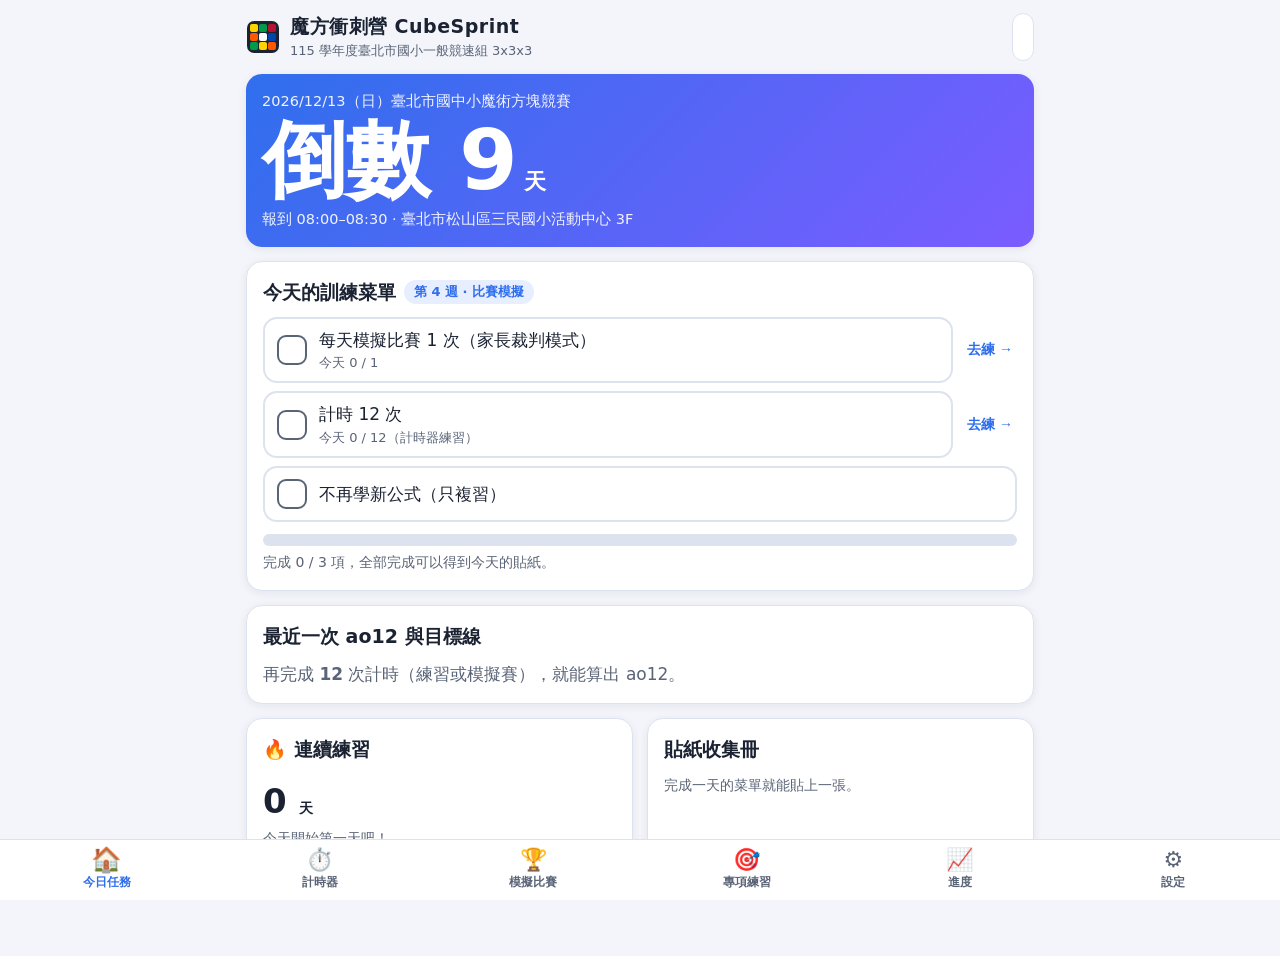
<file: cubesprint/index.html>
<!doctype html>
<html lang="zh-Hant-TW">
<head>
<meta charset="utf-8">
<meta name="viewport" content="width=device-width,initial-scale=1,viewport-fit=cover">
<meta name="theme-color" content="#2f6fed">
<title>魔方衝刺營 CubeSprint</title>
<style>
:root{
  --bg:#f3f5fa;--card:#ffffff;--ink:#1b2333;--muted:#5a6477;--line:#dde3ee;
  --accent:#2f6fed;--accent-ink:#ffffff;--accent-soft:#e7eeff;
  --good:#16884f;--good-soft:#e2f5ea;--warn:#b85f00;--warn-soft:#fff1de;--bad:#c23434;--bad-soft:#fde7e7;
  --gold:#b88a00;--silver:#6f7b8e;--bronze:#a35d22;
  --shadow:0 2px 10px rgba(20,30,60,.07);--radius:16px;color-scheme:light;
}
@media (prefers-color-scheme:dark){
  :root:not([data-theme="light"]){
    --bg:#10141c;--card:#1a202d;--ink:#eef2fa;--muted:#a4aec2;--line:#2c3446;
    --accent:#6d9dff;--accent-ink:#0b1020;--accent-soft:#22304f;
    --good:#45c983;--good-soft:#16332a;--warn:#ffb24d;--warn-soft:#3a2a12;--bad:#ff7d7d;--bad-soft:#3b1e1e;
    --gold:#f0c641;--silver:#b9c3d4;--bronze:#e0a066;--shadow:none;color-scheme:dark;
  }
}
:root[data-theme="dark"]{
  --bg:#10141c;--card:#1a202d;--ink:#eef2fa;--muted:#a4aec2;--line:#2c3446;
  --accent:#6d9dff;--accent-ink:#0b1020;--accent-soft:#22304f;
  --good:#45c983;--good-soft:#16332a;--warn:#ffb24d;--warn-soft:#3a2a12;--bad:#ff7d7d;--bad-soft:#3b1e1e;
  --gold:#f0c641;--silver:#b9c3d4;--bronze:#e0a066;--shadow:none;color-scheme:dark;
}
*{box-sizing:border-box}
html,body{margin:0;padding:0}
body{background:var(--bg);color:var(--ink);font-family:"PingFang TC","Noto Sans TC","Microsoft JhengHei",system-ui,-apple-system,"Segoe UI",sans-serif;font-size:17px;line-height:1.55;overflow-x:hidden;padding-bottom:calc(76px + env(safe-area-inset-bottom));-webkit-tap-highlight-color:transparent}
.num,.mono{font-variant-numeric:tabular-nums}
.mono{font-family:ui-monospace,"SF Mono",Menlo,Consolas,monospace}
header.top{display:flex;align-items:center;gap:10px;padding:12px 16px;max-width:820px;margin:0 auto}
header.top .logo{width:34px;height:34px;flex:none}
header.top h1{font-size:19px;margin:0;font-weight:800;letter-spacing:.5px}
header.top .sub{font-size:13px;color:var(--muted)}
main{max-width:820px;margin:0 auto;padding:0 16px}
.page{display:none}
.page.on{display:block}
h2{font-size:19px;margin:0 0 10px;display:flex;align-items:center;gap:8px;flex-wrap:wrap}
h3{font-size:17px;margin:14px 0 8px}
.card{background:var(--card);border:1px solid var(--line);border-radius:var(--radius);padding:16px;margin:0 0 14px;box-shadow:var(--shadow)}
.muted{color:var(--muted)}
.small{font-size:14px}
.tiny{font-size:12.5px}
.pill{display:inline-block;font-size:13px;font-weight:600;padding:2px 10px;border-radius:999px;background:var(--accent-soft);color:var(--accent)}
.pill.good{background:var(--good-soft);color:var(--good)}
.pill.warn{background:var(--warn-soft);color:var(--warn)}
.grid2{display:grid;grid-template-columns:1fr 1fr;gap:14px}
.grid3{display:grid;grid-template-columns:repeat(3,1fr);gap:10px}
@media (max-width:560px){.grid2{grid-template-columns:1fr}}
.btn{appearance:none;border:1px solid var(--line);background:var(--card);color:var(--ink);font:inherit;font-weight:700;min-height:48px;padding:8px 18px;border-radius:12px;cursor:pointer;display:inline-flex;align-items:center;justify-content:center;gap:6px;text-decoration:none;touch-action:manipulation}
.btn:hover{border-color:var(--accent)}
.btn:focus-visible,.tab:focus-visible,.chk:focus-visible{outline:3px solid var(--accent);outline-offset:2px}
.btn.primary{background:var(--accent);border-color:var(--accent);color:var(--accent-ink)}
.btn.good{background:var(--good);border-color:var(--good);color:#fff}
.btn.danger{background:var(--bad);border-color:var(--bad);color:#fff}
.btn.big{min-height:64px;font-size:20px;padding:10px 24px;width:100%}
.btn.sm{min-height:48px;padding:4px 12px;font-size:15px}
.btn[disabled]{opacity:.45;cursor:not-allowed}
.btn.on{background:var(--accent-soft);border-color:var(--accent);color:var(--accent)}
.row{display:flex;gap:10px;flex-wrap:wrap;align-items:center}
.row > .grow{flex:1}
.stack > * + *{margin-top:10px}
/* nav */
nav.tabs{position:fixed;left:0;right:0;bottom:0;z-index:50;background:var(--card);border-top:1px solid var(--line);display:grid;grid-template-columns:repeat(6,1fr);padding-bottom:env(safe-area-inset-bottom)}
.tab{appearance:none;border:0;background:none;color:var(--muted);font:inherit;font-size:12px;font-weight:700;min-height:60px;display:flex;flex-direction:column;align-items:center;justify-content:center;gap:2px;cursor:pointer;padding:4px 0}
.tab .ic{font-size:22px;line-height:1}
.tab.on{color:var(--accent)}
.tab.on .ic{transform:scale(1.12)}
/* banner */
#banner{max-width:820px;margin:0 auto 10px;padding:0 16px}
#banner .inner{background:var(--warn-soft);color:var(--warn);border:1px solid var(--warn);border-radius:12px;padding:10px 14px;font-weight:700;font-size:15px}
/* home */
.hero{background:linear-gradient(135deg,var(--accent),#7b5cff);color:#fff;border:0}
.hero .days{font-size:clamp(46px,14vw,84px);font-weight:900;line-height:1;margin:6px 0}
.hero .days small{font-size:22px;font-weight:800;margin-left:6px}
.hero .meta{font-size:14.5px;opacity:.92}
.check-list{list-style:none;margin:0;padding:0}
.check-list li + li{margin-top:8px}
.chk{width:100%;display:flex;align-items:center;gap:12px;text-align:left;border:2px solid var(--line);background:var(--card);color:var(--ink);font:inherit;border-radius:14px;min-height:56px;padding:8px 12px;cursor:pointer}
.chk .box{width:30px;height:30px;border-radius:9px;border:2px solid var(--muted);flex:none;display:flex;align-items:center;justify-content:center;font-size:18px}
.chk.done{border-color:var(--good);background:var(--good-soft)}
.chk.done .box{background:var(--good);border-color:var(--good);color:#fff}
.chk .txt{flex:1}
.chk .stk{font-size:26px;animation:pop .45s ease-out}
.chk .prog{font-size:13px;color:var(--muted);display:block}
.go{font-size:14px;font-weight:700;color:var(--accent);background:none;border:0;cursor:pointer;min-height:48px;padding:0 4px;white-space:nowrap;flex:none}
@keyframes pop{0%{transform:scale(.2) rotate(-30deg);opacity:0}70%{transform:scale(1.25) rotate(8deg)}100%{transform:scale(1)}}
.bar{height:12px;border-radius:99px;background:var(--line);overflow:hidden}
.bar > i{display:block;height:100%;background:var(--good);border-radius:99px;transition:width .4s}
.bigsticker{font-size:56px;text-align:center;animation:pop .6s ease-out}
.gap-row{display:flex;align-items:center;gap:10px;padding:8px 0;border-top:1px dashed var(--line)}
.gap-row:first-of-type{border-top:0}
.dot{width:14px;height:14px;border-radius:50%;flex:none}
.c-gold{background:var(--gold)}.c-silver{background:var(--silver)}.c-bronze{background:var(--bronze)}
.stat-big{font-size:34px;font-weight:900}
.stickers{display:flex;flex-wrap:wrap;gap:6px;font-size:28px}
/* timer page */
.scramble{font-size:clamp(19px,4.6vw,26px);font-weight:700;word-spacing:4px;letter-spacing:.5px;line-height:1.5}
.pad{user-select:none;-webkit-user-select:none;touch-action:none;border:2px dashed var(--line);border-radius:20px;min-height:min(40vh,320px);display:flex;flex-direction:column;align-items:center;justify-content:center;text-align:center;padding:16px;cursor:pointer;background:var(--card)}
.pad .t{font-size:clamp(56px,17vw,120px);font-weight:900;line-height:1.05}
.pad .h{color:var(--muted);font-size:15px;margin-top:6px}
.stats{display:grid;grid-template-columns:repeat(3,1fr);gap:8px;margin-top:12px}
.stat{background:var(--bg);border-radius:12px;padding:8px 10px;text-align:center}
.stat .k{font-size:13px;color:var(--muted);font-weight:700}
.stat .v{font-size:22px;font-weight:900}
.solves{list-style:none;margin:0;padding:0}
.solves li{display:flex;align-items:center;gap:6px;padding:6px 0;border-top:1px solid var(--line);flex-wrap:wrap}
.solves li:first-child{border-top:0}
.solves .n{width:34px;color:var(--muted);font-size:14px}
.solves .tm{flex:1;font-size:20px;font-weight:800;min-width:90px}
.solves .btn.sm{min-width:52px}
/* overlay */
#ov{position:fixed;inset:0;z-index:100;background:var(--bg);display:none;flex-direction:column;align-items:center;justify-content:center;user-select:none;-webkit-user-select:none;touch-action:none;padding:16px}
#ov.show{display:flex}
#ov .lab{position:absolute;top:calc(14px + env(safe-area-inset-top));left:16px;right:120px;font-weight:800;color:var(--muted)}
#ov .x{position:absolute;top:calc(8px + env(safe-area-inset-top));right:12px}
#ov .time{font-size:clamp(84px,26vw,240px);font-weight:900;line-height:1}
#ov .hint{margin-top:14px;color:var(--muted);font-size:18px;font-weight:700;text-align:center}
#ov.hold .time{color:var(--bad)}
#ov.ready .time{color:var(--good)}
#ov.insp .time{color:var(--warn)}
#ov.res .time{color:var(--accent)}
/* modal & toast */
#modal{position:fixed;inset:0;z-index:200;background:rgba(10,14,24,.55);display:flex;align-items:center;justify-content:center;padding:16px}
#modal[hidden]{display:none}
.modal-card{background:var(--card);color:var(--ink);border-radius:18px;max-width:520px;width:100%;max-height:88vh;overflow:auto;padding:20px;border:1px solid var(--line)}
#toast{position:fixed;left:50%;top:16px;transform:translateX(-50%);z-index:300;max-width:min(92vw,520px);pointer-events:none}
#toast .t{background:var(--ink);color:var(--bg);font-weight:800;padding:12px 18px;border-radius:14px;margin-bottom:8px;box-shadow:0 6px 20px rgba(0,0,0,.25);animation:pop .35s ease-out;text-align:center}
#confetti{position:fixed;inset:0;pointer-events:none;z-index:250;overflow:hidden}
#confetti i{position:absolute;top:-20px;width:10px;height:16px;border-radius:3px;animation:fall linear forwards}
@keyframes fall{to{transform:translateY(110vh) rotate(720deg)}}
@media (prefers-reduced-motion:reduce){#confetti{display:none}.chk .stk,.bigsticker,#toast .t{animation:none}}
/* drills */
.seg{display:flex;gap:6px;flex-wrap:wrap}
.seg .btn{flex:1;min-width:0}
.alg-grid{display:grid;grid-template-columns:repeat(auto-fill,minmax(150px,1fr));gap:10px}
.alg-card{border:2px solid var(--line);border-radius:14px;padding:10px;background:var(--card);display:flex;flex-direction:column;gap:6px}
.alg-card.know{border-color:var(--good)}
.alg-card.shaky{border-color:var(--warn)}
.alg-card .nm{font-weight:900;font-size:18px}
.alg-card .al{font-size:13px;word-break:break-word}
.alg-card .st{display:grid;grid-template-columns:repeat(3,1fr);gap:4px}
.alg-card .st button{min-height:44px;font-size:13px;padding:2px;border-radius:9px;border:1px solid var(--line);background:var(--bg);color:var(--ink);font-weight:700;cursor:pointer}
.alg-card .st button.on.k{background:var(--good);color:#fff;border-color:var(--good)}
.alg-card .st button.on.s{background:var(--warn);color:#fff;border-color:var(--warn)}
.alg-card .st button.on.u{background:var(--muted);color:var(--card);border-color:var(--muted)}
.diagram{width:100%;max-width:150px;margin:0 auto;display:block}
.beat{width:46px;height:46px;border-radius:50%;background:var(--line);transition:background .05s}
.beat.on{background:var(--accent)}
input[type=range]{width:100%;min-height:40px}
input[type=number],input[type=text],select{font:inherit;min-height:48px;padding:6px 12px;border-radius:12px;border:1px solid var(--line);background:var(--bg);color:var(--ink);max-width:100%}
.switch{display:flex;align-items:center;justify-content:space-between;gap:12px;padding:10px 0;border-top:1px solid var(--line);cursor:pointer}
.switch:first-child{border-top:0}
.switch input{width:26px;height:26px;flex:none;accent-color:var(--accent)}
.test{display:flex;gap:8px;padding:6px 0;border-top:1px solid var(--line);font-size:14.5px}
.test .r{font-weight:900;flex:none;width:64px}
.test .r.p{color:var(--good)}.test .r.f{color:var(--bad)}.test .r.s{color:var(--warn)}
svg text{font-family:inherit}
.chart{width:100%;height:auto;display:block}
.legend{display:flex;gap:14px;flex-wrap:wrap;font-size:13px;color:var(--muted);margin-top:6px}
.legend span{display:inline-flex;align-items:center;gap:5px}
.legend i{display:inline-block;width:18px;height:4px;border-radius:2px}
.prob{display:grid;grid-template-columns:1fr 1fr;gap:10px}
.prob .p{background:var(--bg);border-radius:14px;padding:12px;text-align:center}
.prob .p b{display:block;font-size:34px;font-weight:900}
.mock-res{font-size:clamp(44px,13vw,72px);font-weight:900;line-height:1.1;text-align:center}
table.tb{width:100%;border-collapse:collapse;font-size:15px}
table.tb th,table.tb td{padding:6px 4px;border-top:1px solid var(--line);text-align:left}
table.tb th{color:var(--muted);font-size:13px}
.sr{position:absolute;width:1px;height:1px;overflow:hidden;clip:rect(0 0 0 0)}
</style>
</head>
<body>
<header class="top">
  <svg class="logo" viewBox="0 0 34 34" aria-hidden="true"><rect x="1" y="1" width="32" height="32" rx="7" fill="#1b2333"/><g><rect x="4" y="4" width="8" height="8" rx="2" fill="#ffd500"/><rect x="13" y="4" width="8" height="8" rx="2" fill="#009b48"/><rect x="22" y="4" width="8" height="8" rx="2" fill="#b71234"/><rect x="4" y="13" width="8" height="8" rx="2" fill="#ff5800"/><rect x="13" y="13" width="8" height="8" rx="2" fill="#ffffff"/><rect x="22" y="13" width="8" height="8" rx="2" fill="#0046ad"/><rect x="4" y="22" width="8" height="8" rx="2" fill="#009b48"/><rect x="13" y="22" width="8" height="8" rx="2" fill="#ffd500"/><rect x="22" y="22" width="8" height="8" rx="2" fill="#ff5800"/></g></svg>
  <div style="flex:1;min-width:0"><h1>魔方衝刺營 CubeSprint</h1><div class="sub">115 學年度臺北市國小一般競速組 3x3x3</div></div>
  <button class="btn sm" id="syncChip" type="button" hidden data-act="go" data-to="settings" style="flex:none;font-size:13px;padding:4px 10px"></button>
</header>
<div id="banner" hidden><div class="inner" id="bannerText"></div></div>
<main>
  <section class="page" id="page-home" aria-label="今日任務"></section>
  <section class="page" id="page-timer" aria-label="計時器"></section>
  <section class="page" id="page-mock" aria-label="模擬比賽"></section>
  <section class="page" id="page-drills" aria-label="專項練習"></section>
  <section class="page" id="page-progress" aria-label="進度"></section>
  <section class="page" id="page-settings" aria-label="設定與資料"></section>
</main>
<nav class="tabs" aria-label="主選單">
  <button class="tab" data-page="home"><span class="ic">🏠</span>今日任務</button>
  <button class="tab" data-page="timer"><span class="ic">⏱️</span>計時器</button>
  <button class="tab" data-page="mock"><span class="ic">🏆</span>模擬比賽</button>
  <button class="tab" data-page="drills"><span class="ic">🎯</span>專項練習</button>
  <button class="tab" data-page="progress"><span class="ic">📈</span>進度</button>
  <button class="tab" data-page="settings"><span class="ic">⚙️</span>設定</button>
</nav>
<div id="ov" role="dialog" aria-live="polite">
  <div class="lab" id="ovLab"></div>
  <button class="btn sm x" id="ovX" type="button">✕ 取消</button>
  <div class="time num" id="ovTime">0.00</div>
  <div class="hint" id="ovHint"></div>
</div>
<div id="modal" hidden></div>
<div id="toast" aria-live="polite"></div>
<div id="confetti" aria-hidden="true"></div>

<script>
/*CORE-START*/
const CS = (function () {
  'use strict';
  const COMP_DATE = '2026-12-13';
  const INSPECTION_MS = 15000, PLUS2_MS = 17000, LIMIT_MS = 120000;
  const TARGETS = [
    { id: 'top6', label: '前六名（優勝）', short: '前六名線', seconds: 11.62, color: 'gold' },
    { id: 'merit', label: '前三十（優等）', short: '優等線', seconds: 16.48, color: 'silver' },
    { id: 'final', label: '進決賽參考', short: '進決賽參考線', seconds: 22.43, color: 'bronze' }
  ];
  const REF_POINTS = [[9.08, 1], [11.62, 6], [16.48, 30], [22.43, 48]];
  const DEFAULT_SETTINGS = { inspection_enforced: true, voice: true, hide_timer: false, nerve_factor: 1.05, inspection_practice: true, theme: 'auto', bpm: 60 };

  /* ---------- 打亂 ---------- */
  const FACES = ['R', 'L', 'U', 'D', 'F', 'B'];
  const AXIS = { R: 0, L: 0, U: 1, D: 1, F: 2, B: 2 };
  const SUF = ['', "'", '2'];
  function genScramble(rng, len) {
    rng = rng || Math.random; len = len || 20;
    const out = [];
    while (out.length < len) {
      const f = FACES[Math.floor(rng() * 6)];
      const n = out.length;
      if (n >= 1 && out[n - 1][0] === f) continue;
      if (n >= 2 && AXIS[out[n - 1][0]] === AXIS[f] && AXIS[out[n - 2][0]] === AXIS[f]) continue;
      out.push(f + SUF[Math.floor(rng() * 3)]);
    }
    return out.join(' ');
  }
  function checkScramble(s) {
    const t = s.split(' ');
    if (t.length !== 20) return '步數不是 20';
    for (let i = 0; i < t.length; i++) {
      if (!/^[RLUDFB]('|2)?$/.test(t[i])) return '出現不合法的步驟 ' + t[i];
      if (i >= 1 && t[i][0] === t[i - 1][0]) return '相鄰同面：' + t[i - 1] + ' ' + t[i];
      if (i >= 2 && AXIS[t[i][0]] === AXIS[t[i - 1][0]] && AXIS[t[i][0]] === AXIS[t[i - 2][0]]) return '連續三步同軸：' + t.slice(i - 2, i + 1).join(' ');
    }
    return null;
  }

  /* ---------- 成績統計 ---------- */
  function eff(s) { if (!s) return null; if (s.penalty === 'DNF') return Infinity; return s.ms + (s.penalty === '+2' ? 2000 : 0); }
  // values: 已含罰秒的毫秒數，DNF = Infinity；去掉最快與最慢後平均；兩次以上 DNF 結果為 DNF
  function aoN(values, n) {
    if (values.length < n) return null;
    const w = values.slice(-n);
    if (w.filter(v => v === Infinity).length >= 2) return Infinity;
    const s = w.slice().sort((a, b) => a - b);
    const mid = s.slice(1, n - 1);
    return mid.reduce((a, b) => a + b, 0) / mid.length;
  }
  function bestAoN(values, n) {
    let best = null;
    for (let i = n; i <= values.length; i++) {
      const a = aoN(values.slice(i - n, i), n);
      if (a !== null && a !== Infinity && (best === null || a < best)) best = a;
    }
    return best;
  }
  function bestOf(values) { let b = null; for (const v of values) if (Number.isFinite(v) && (b === null || v < b)) b = v; return b; }
  function meanValid(values) { const v = values.filter(Number.isFinite); return v.length ? v.reduce((a, b) => a + b, 0) / v.length : null; }
  function inspectionPenalty(elapsedMs) { if (elapsedMs <= INSPECTION_MS) return 'none'; if (elapsedMs <= PLUS2_MS) return '+2'; return 'DNF'; }
  function runLimit(elapsedMs) { return elapsedMs >= LIMIT_MS ? { ms: LIMIT_MS, penalty: 'DNF' } : null; }
  // 兩轉取最快；全部 DNF 回傳 null（＝DNF）
  function roundBest(effValues) { return bestOf(effValues); }
  function estimateRank(sec) {
    const P = REF_POINTS;
    if (sec === null || !Number.isFinite(sec)) return null;
    if (sec <= P[0][0]) return { rank: 1, faster: true };
    for (let i = 0; i < P.length - 1; i++) {
      const [x0, r0] = P[i], [x1, r1] = P[i + 1];
      if (sec <= x1) return { rank: Math.max(1, Math.round(r0 + (sec - x0) / (x1 - x0) * (r1 - r0))) };
    }
    return { rank: 48, beyond: true };
  }
  function bootstrap(msList, factor, iters, rng) {
    iters = iters || 10000; rng = rng || Math.random;
    const n = msList.length; if (!n) return null;
    let a = 0, b = 0;
    const t1 = TARGETS[0].seconds * 1000, t2 = TARGETS[1].seconds * 1000;
    for (let i = 0; i < iters; i++) {
      const x = msList[Math.floor(rng() * n)] * factor, y = msList[Math.floor(rng() * n)] * factor;
      const m = Math.min(x, y);
      if (m < t1) a++;
      if (m < t2) b++;
    }
    return { n, iters, pTop6: a / iters, pMerit: b / iters };
  }

  /* ---------- 日期與訓練計畫 ---------- */
  function pad2(n) { return (n < 10 ? '0' : '') + n; }
  function localDate(d) { d = d ? new Date(d) : new Date(); return d.getFullYear() + '-' + pad2(d.getMonth() + 1) + '-' + pad2(d.getDate()); }
  function dayNum(ds) { const [y, m, d] = ds.split('-').map(Number); return Date.UTC(y, m - 1, d) / 86400000; }
  function daysBetween(a, b) { return Math.round(dayNum(b) - dayNum(a)); }
  function dow(ds) { return new Date(dayNum(ds) * 86400000).getUTCDay(); }
  function addDays(ds, k) { const d = new Date((dayNum(ds) + k) * 86400000); return d.getUTCFullYear() + '-' + pad2(d.getUTCMonth() + 1) + '-' + pad2(d.getUTCDate()); }
  const PLAN = [
    { week: 1, start: '2026-11-13', end: '2026-11-19', focus: '建立基準', items: [
      { t: '暖身 5 次', go: 'timer' },
      { t: '十字觀察練習 10 次', auto: { type: 'cross', n: 10 }, go: 'drills:cross' },
      { t: '計時 12 次記錄 ao12', auto: { type: 'solves', n: 12 }, go: 'timer' },
      { t: 'PLL 學 3 個新公式', go: 'drills:alg' }] },
    { week: 2, start: '2026-11-20', end: '2026-11-26', focus: 'F2L 不停頓', items: [
      { t: '慢轉不停頓練習 10 次', auto: { type: 'slow', n: 10 }, go: 'drills:slow' },
      { t: '計時 12 次', auto: { type: 'solves', n: 12 }, go: 'timer' },
      { t: 'PLL 再學 3 至 4 個', go: 'drills:alg' },
      { t: '週日模擬比賽 1 次', dow: [0], auto: { type: 'mock', n: 1 }, go: 'mock' }] },
    { week: 3, start: '2026-11-27', end: '2026-12-03', focus: '速度與頂層', items: [
      { t: '十字加第一組 F2L 觀察練習 10 次', auto: { type: 'xcross', n: 10 }, go: 'drills:xcross' },
      { t: '計時 25 次', auto: { type: 'solves', n: 25 }, go: 'timer' },
      { t: '複習不熟公式', go: 'drills:alg' },
      { t: '週三與週日模擬比賽', dow: [3, 0], auto: { type: 'mock', n: 1 }, go: 'mock' }] },
    { week: 4, start: '2026-12-04', end: '2026-12-10', focus: '比賽模擬', items: [
      { t: '每天模擬比賽 1 次（家長裁判模式）', auto: { type: 'mockJudge', n: 1 }, go: 'mock' },
      { t: '計時 12 次', auto: { type: 'solves', n: 12 }, go: 'timer' },
      { t: '不再學新公式（只複習）' }] },
    { week: 5, start: '2026-12-11', end: '2026-12-12', focus: '減量與準備', items: [
      { t: '輕鬆轉 10 次保持手感' },
      { t: '檢查兩顆比賽方塊' },
      { t: '早點睡' }] }
  ];
  PLAN.forEach(w => w.items.forEach((it, i) => { it.id = 'w' + w.week + '-' + i; }));
  function planForDate(ds) {
    if (ds === COMP_DATE) return { comp: true };
    if (ds > COMP_DATE) return { after: true };
    let w = PLAN.find(p => ds >= p.start && ds <= p.end);
    let early = false;
    if (!w) { if (ds < PLAN[0].start) { w = PLAN[0]; early = true; } else return { after: true }; }
    const d = dow(ds);
    return { week: w.week, start: w.start, end: w.end, focus: w.focus, early, items: w.items.filter(it => !it.dow || it.dow.indexOf(d) >= 0) };
  }

  /* ---------- 資料格式 ---------- */
  function defaultDB() { return { app: 'CubeSprint', version: 1, solves: [], mockSessions: [], planChecks: [], algStatus: [], drills: [], settings: Object.assign({}, DEFAULT_SETTINGS), settings_u: 0, deleted: {}, practiceSession: null }; }
  const PEN = ['none', '+2', 'DNF'], MODES = ['practice', 'mock', 'drill'];
  function normalizeDB(o) {
    if (!o || typeof o !== 'object' || Array.isArray(o)) throw new Error('檔案內容不是 CubeSprint 的資料格式');
    if (!Array.isArray(o.solves)) throw new Error('找不到成績資料（solves）');
    const d = defaultDB();
    d.solves = o.solves.map((s, i) => {
      if (!s || typeof s !== 'object') throw new Error('第 ' + (i + 1) + ' 筆成績格式錯誤');
      if (typeof s.id !== 'string' || !s.id) throw new Error('第 ' + (i + 1) + ' 筆成績缺少 id');
      if (!Number.isInteger(s.ms) || s.ms < 0) throw new Error('第 ' + (i + 1) + ' 筆成績的 ms 不是正整數');
      if (PEN.indexOf(s.penalty) < 0) throw new Error('第 ' + (i + 1) + ' 筆成績的 penalty 不正確');
      if (MODES.indexOf(s.mode) < 0) throw new Error('第 ' + (i + 1) + ' 筆成績的 mode 不正確');
      if (typeof s.timestamp !== 'string' || isNaN(Date.parse(s.timestamp))) throw new Error('第 ' + (i + 1) + ' 筆成績的時間不正確');
      return Object.assign({}, s);
    });
    const arr = (k) => (Array.isArray(o[k]) ? o[k].filter(x => x && typeof x === 'object').map(x => Object.assign({}, x)) : []);
    d.mockSessions = arr('mockSessions');
    d.planChecks = arr('planChecks').map(p => Object.assign(p, { items_done: Array.isArray(p.items_done) ? p.items_done.slice() : [] }));
    d.algStatus = arr('algStatus');
    d.drills = arr('drills');
    if (o.settings && typeof o.settings === 'object') {
      for (const k of Object.keys(DEFAULT_SETTINGS)) if (o.settings[k] !== undefined && typeof o.settings[k] === typeof DEFAULT_SETTINGS[k]) d.settings[k] = o.settings[k];
    }
    if (o.practiceSession && typeof o.practiceSession === 'object') d.practiceSession = Object.assign({}, o.practiceSession);
    if (typeof o.settings_u === 'number') d.settings_u = o.settings_u;
    if (o.deleted && typeof o.deleted === 'object' && !Array.isArray(o.deleted)) for (const k of Object.keys(o.deleted)) if (typeof o.deleted[k] === 'number') d.deleted[k] = o.deleted[k];
    return d;
  }

  /* ---------- 跨裝置合併 ---------- */
  // 以 id 聯集；同一筆兩邊都有時取 u（最後修改時間）較新的；deleted 為刪除標記（id → 時間）
  function mergeDB(local, remote) {
    const L = normalizeDB(local);
    let R; try { R = normalizeDB(remote); } catch (e) { R = defaultDB(); }
    const out = defaultDB();
    const del = Object.assign({}, R.deleted);
    for (const k of Object.keys(L.deleted)) del[k] = Math.max(del[k] || 0, L.deleted[k]);
    out.deleted = del;
    const byId = (la, ra, tkey) => {
      const m = new Map();
      for (const x of ra) if (x.id != null) m.set(x.id, x);
      for (const x of la) { if (x.id == null) continue; const o = m.get(x.id); if (!o || (x.u || 0) >= (o.u || 0)) m.set(x.id, x); }
      return Array.from(m.values()).filter(x => !del[x.id]).sort((a, b) => (Date.parse(a[tkey]) || 0) - (Date.parse(b[tkey]) || 0) || (a.id < b.id ? -1 : a.id > b.id ? 1 : 0));
    };
    out.solves = byId(L.solves, R.solves, 'timestamp');
    out.drills = byId(L.drills, R.drills, 'timestamp');
    out.mockSessions = byId(L.mockSessions, R.mockSessions, 'date');
    const pc = new Map();
    for (const p of R.planChecks) if (p.date) pc.set(p.date, p);
    for (const p of L.planChecks) {
      if (!p.date) continue; const o = pc.get(p.date);
      if (!o || (p.u || 0) > (o.u || 0)) pc.set(p.date, p);
      else if ((p.u || 0) === (o.u || 0)) pc.set(p.date, Object.assign({}, p, { items_done: Array.from(new Set(o.items_done.concat(p.items_done))) }));
    }
    out.planChecks = Array.from(pc.values()).sort((a, b) => (a.date < b.date ? -1 : 1));
    const as = new Map();
    for (const a of R.algStatus) if (a.alg_id) as.set(a.alg_id, a);
    for (const a of L.algStatus) { if (!a.alg_id) continue; const o = as.get(a.alg_id); if (!o || (a.u || 0) >= (o.u || 0)) as.set(a.alg_id, a); }
    out.algStatus = Array.from(as.values()).sort((a, b) => (a.alg_id < b.alg_id ? -1 : 1));
    if (R.settings_u > L.settings_u) { out.settings = Object.assign({}, R.settings, { theme: L.settings.theme }); out.settings_u = R.settings_u; }
    else { out.settings = Object.assign({}, L.settings); out.settings_u = L.settings_u; }
    out.practiceSession = L.practiceSession;
    return out;
  }
  // 依鍵名排序的 JSON（資料庫 jsonb 會改變鍵的順序，比較時用）
  function canon(v) {
    if (Array.isArray(v)) return '[' + v.map(canon).join(',') + ']';
    if (v && typeof v === 'object') return '{' + Object.keys(v).filter(k => v[k] !== undefined).sort().map(k => JSON.stringify(k) + ':' + canon(v[k])).join(',') + '}';
    return JSON.stringify(v === undefined ? null : v);
  }

  /* ---------- csTimer 匯入 ---------- */
  function parseCsTimer(text) {
    let obj;
    try { obj = JSON.parse(text); } catch (e) { throw new Error('無法辨識：這不是 csTimer 匯出的 JSON 檔（請在 csTimer 用「匯出 → 匯出到檔案」）'); }
    if (!obj || typeof obj !== 'object' || Array.isArray(obj)) throw new Error('無法辨識：檔案內容不是 csTimer 的格式');
    const names = {};
    try {
      const sd = obj.properties && obj.properties.sessionData;
      const p = typeof sd === 'string' ? JSON.parse(sd) : sd;
      if (p && typeof p === 'object') for (const k in p) if (p[k] && p[k].name != null) names[k] = String(p[k].name);
    } catch (e) { /* 名稱不影響匯入 */ }
    const sessions = []; let bad = 0;
    for (const k of Object.keys(obj)) {
      const m = k.match(/^session(\d+)$/); if (!m) continue;
      let list = obj[k];
      if (typeof list === 'string') { try { list = JSON.parse(list); } catch (e) { continue; } }
      if (!Array.isArray(list)) continue;
      const solves = [];
      for (const it of list) {
        if (!Array.isArray(it) || !Array.isArray(it[0]) || typeof it[0][0] !== 'number' || typeof it[0][1] !== 'number' || it[0][1] < 0) { bad++; continue; }
        const pen = it[0][0]; let ms = Math.round(it[0][1]); let penalty = 'none';
        if (pen === -1) penalty = 'DNF'; else if (pen === 2000) penalty = '+2'; else if (pen > 0) ms += Math.round(pen);
        const ts = (typeof it[3] === 'number' && it[3] > 0) ? new Date(it[3] * 1000).toISOString() : null;
        solves.push({ ms, penalty, scramble: typeof it[1] === 'string' ? it[1] : '', timestamp: ts });
      }
      sessions.push({ key: k, num: +m[1], name: names[m[1]] || ('Session ' + m[1]), solves });
    }
    if (!sessions.length) throw new Error('無法辨識：檔案中找不到 csTimer 的 session 資料');
    sessions.sort((a, b) => a.num - b.num);
    const total = sessions.reduce((a, s) => a + s.solves.length, 0);
    if (!total) throw new Error('檔案格式看起來像 csTimer，但裡面沒有可以匯入的成績');
    return { sessions, total, bad };
  }

  /* ---------- 3x3 狀態模擬器（貼紙座標模型） ---------- */
  // 座標：x 右(R)、y 上(U)、z 前(F)。每張貼紙 = 位置 p + 法向量 n + 顏色 c
  const MV = {
    R: ['x', [1], -1], L: ['x', [-1], 1], M: ['x', [0], 1], r: ['x', [0, 1], -1], l: ['x', [-1, 0], 1], x: ['x', [-1, 0, 1], -1],
    U: ['y', [1], -1], D: ['y', [-1], 1], E: ['y', [0], 1], u: ['y', [0, 1], -1], d: ['y', [-1, 0], 1], y: ['y', [-1, 0, 1], -1],
    F: ['z', [1], -1], B: ['z', [-1], 1], S: ['z', [0], -1], f: ['z', [0, 1], -1], b: ['z', [-1, 0], 1], z: ['z', [-1, 0, 1], -1]
  };
  const AI = { x: 0, y: 1, z: 2 };
  function rot(v, axis, s) {
    const x = v[0], y = v[1], z = v[2];
    if (axis === 'x') return [x, -s * z, s * y];
    if (axis === 'y') return [s * z, y, -s * x];
    return [-s * y, s * x, z];
  }
  function solved() {
    const st = [];
    const faces = { U: [0, 1, 0], D: [0, -1, 0], R: [1, 0, 0], L: [-1, 0, 0], F: [0, 0, 1], B: [0, 0, -1] };
    for (const c of Object.keys(faces)) {
      const n = faces[c]; const idx = n.findIndex(v => v !== 0); const o = [0, 1, 2].filter(i => i !== idx);
      for (let a = -1; a <= 1; a++) for (let b = -1; b <= 1; b++) { const p = n.slice(); p[o[0]] = a; p[o[1]] = b; st.push({ p, n: n.slice(), c }); }
    }
    return st;
  }
  function parseAlg(alg) {
    return alg.trim().split(/\s+/).filter(Boolean).map(t => {
      const m = t.match(/^([RLUDFBMESrludfbxyz])(2'|2|')?$/);
      if (!m) throw new Error('公式中有無法辨識的步驟：' + t);
      return [m[1], m[2] === "'" ? 3 : (m[2] ? 2 : 1)];
    });
  }
  function applyAlg(st, alg) {
    for (const [f, k] of parseAlg(alg)) {
      const [axis, layers, s] = MV[f]; const ai = AI[axis];
      for (let t = 0; t < k; t++) for (const q of st) if (layers.indexOf(q.p[ai]) >= 0) { q.p = rot(q.p, axis, s); q.n = rot(q.n, axis, s); }
    }
    return st;
  }
  function invertAlg(alg) { return parseAlg(alg).reverse().map(([f, k]) => f + (k === 1 ? "'" : k === 2 ? '2' : '')).join(' '); }
  function colorMap(st) { const m = new Map(); for (const q of st) m.set(q.p.join(',') + '|' + q.n.join(','), q.c); return m; }
  function colAt(m, p, n) { return m.get(p.join(',') + '|' + n.join(',')); }
  const REF = solved();
  function f2lIntact(st) { const m = colorMap(st); return REF.every(r => r.p[1] === 1 || colAt(m, r.p, r.n) === r.c) && colAt(m, [0, 1, 0], [0, 1, 0]) === 'U'; }
  function topOriented(st) { const m = colorMap(st); return REF.filter(r => r.n[1] === 1).every(r => colAt(m, r.p, r.n) === 'U'); }
  const RING = [
    [[-1, 1, 1], [0, 1, 1], [1, 1, 1], [0, 0, 1]],
    [[1, 1, 1], [1, 1, 0], [1, 1, -1], [1, 0, 0]],
    [[1, 1, -1], [0, 1, -1], [-1, 1, -1], [0, 0, -1]],
    [[-1, 1, -1], [-1, 1, 0], [-1, 1, 1], [-1, 0, 0]]
  ];
  function topRing(st) { const m = colorMap(st); let s = ''; for (const r of RING) for (let i = 0; i < 3; i++) s += colAt(m, r[i], r[3]); return s; }
  // PLL 案例特徵：把「公式的反操作」套在復原方塊上（＝公式要解的案例），考慮前後 AUF 取最小字串
  function pllSignature(alg) {
    const inv = invertAlg(alg); let best = null; const AUF = ['', 'U', 'U2', "U'"];
    for (let p = 0; p < 4; p++) for (let q = 0; q < 4; q++) {
      const st = solved();
      if (p) applyAlg(st, AUF[p]);
      applyAlg(st, inv);
      if (q) applyAlg(st, AUF[q]);
      const s = topRing(st); if (best === null || s < best) best = s;
    }
    return best;
  }
  const UP = [0, 1, 0];
  const EDGES = [[0, 1, -1], [1, 1, 0], [0, 1, 1], [-1, 1, 0]];
  const CORNERS = [[-1, 1, -1], [1, 1, -1], [1, 1, 1], [-1, 1, 1]];
  function classifyOLL(st) {
    const m = colorMap(st);
    const e = EDGES.map(p => colAt(m, p, UP) === 'U');
    const ec = e.filter(Boolean).length;
    let eo = '?';
    if (ec === 4) eo = 'all'; else if (ec === 0) eo = 'dot'; else if (ec === 2) eo = (e[0] === e[2]) ? 'line' : 'L';
    const cs = CORNERS.map(p => {
      if (colAt(m, p, UP) === 'U') return { up: true };
      const nx = [p[0], 0, 0], nz = [0, 0, p[2]];
      const n = colAt(m, p, nx) === 'U' ? nx : nz;
      return { up: false, face: n.join(','), tw: Math.sign(n[2] * p[0] - n[0] * p[2]) };
    });
    const up = cs.map(c => c.up), uc = up.filter(Boolean).length;
    const off = cs.filter(c => !c.up);
    const faces = {}; off.forEach(c => { faces[c.face] = (faces[c.face] || 0) + 1; });
    const fc = Object.values(faces).sort();
    let co = '?';
    if (uc === 4) co = 'solved';
    else if (uc === 1) { const t = off.map(c => c.tw); if (t.every(v => v === 1)) co = 'sune'; else if (t.every(v => v === -1)) co = 'antisune'; }
    else if (uc === 0) {
      if (fc.join() === '2,2') { const k = Object.keys(faces); co = (k[0] === k[1].split(',').map(v => String(-v)).join(',')) ? 'H' : '?'; }
      else if (fc.join() === '1,1,2') co = 'Pi';
    } else if (uc === 2) {
      const i = up.indexOf(true), j = up.lastIndexOf(true);
      if (j - i === 2) co = 'L';
      else co = (off[0].face === off[1].face) ? 'U' : 'T';
    }
    return { eo, co };
  }
  const ALGS = [
    { id: 'pll-Aa', set: 'PLL', name: 'Aa', alg: "x R' U R' D2 R U' R' D2 R2 x'", sig: 'BBFRLBLFLFRR' },
    { id: 'pll-Ab', set: 'PLL', name: 'Ab', alg: "x R2 D2 R U R' D2 R U' R x'", sig: 'BBLFLFRFBLRR' },
    { id: 'pll-E', set: 'PLL', name: 'E', alg: "x' L' U L D' L' U' L D L' U' L D' L' U L D x", sig: 'BLFRFLFRBLBR' },
    { id: 'pll-F', set: 'PLL', name: 'F', alg: "R' U' F' R U R' U' R' F R2 U' R' U' R U R' U R", sig: 'BBBLRFRFLFLR' },
    { id: 'pll-Ga', set: 'PLL', name: 'Ga', alg: "R2 U R' U R' U' R U' R2 U' D R' U R D'", sig: 'BLFRFBLBLFRR' },
    { id: 'pll-Gb', set: 'PLL', name: 'Gb', alg: "R' U' R U D' R2 U R' U R U' R U' R2 D", sig: 'BFBLRFRLLFBR' },
    { id: 'pll-Gc', set: 'PLL', name: 'Gc', alg: "R2 U' R U' R U R' U R2 U D' R U' R' D", sig: 'BBLFRFRLBLFR' },
    { id: 'pll-Gd', set: 'PLL', name: 'Gd', alg: "R U R' U' D R2 U' R U' R' U R' U R2 D'", sig: 'BBFRFBLRLFLR' },
    { id: 'pll-H', set: 'PLL', name: 'H', alg: "M2 U M2 U2 M2 U M2", sig: 'BFBLRLFBFRLR' },
    { id: 'pll-Ja', set: 'PLL', name: 'Ja', alg: "x R2 F R F' R U2 r' U r U2 x'", sig: 'BBBLLFRRLFFR' },
    { id: 'pll-Jb', set: 'PLL', name: 'Jb', alg: "R U R' F' R U R' U' R' F R2 U' R'", sig: 'BBBLFFRLLFRR' },
    { id: 'pll-Na', set: 'PLL', name: 'Na', alg: "R U R' U R U R' F' R U R' U' R' F R2 U' R' U2 R U' R'", sig: 'BFFRLLFBBLRR' },
    { id: 'pll-Nb', set: 'PLL', name: 'Nb', alg: "R' U R U' R' F' U' F R U R' F R' F' R U' R", sig: 'BBFRRLFFBLLR' },
    { id: 'pll-Ra', set: 'PLL', name: 'Ra', alg: "R U' R' U' R U R D R' U' R D' R' U2 R'", sig: 'BBLFLBLRFRFR' },
    { id: 'pll-Rb', set: 'PLL', name: 'Rb', alg: "R2 F R U R U' R' F' R U2 R' U2 R", sig: 'BLBLBFRFLFRR' },
    { id: 'pll-T', set: 'PLL', name: 'T', alg: "R U R' U' R' F R2 U' R' U' R U R' F'", sig: 'BBLFRBLFFRLR' },
    { id: 'pll-Ua', set: 'PLL', name: 'Ua', alg: "R U' R U R U R U' R' U' R2", sig: 'BBBLFLFRFRLR' },
    { id: 'pll-Ub', set: 'PLL', name: 'Ub', alg: "R2 U R U R' U' R' U' R' U R'", sig: 'BBBLRLFLFRFR' },
    { id: 'pll-V', set: 'PLL', name: 'V', alg: "R' U R' U' R D' R' D R' U D' R2 U' R2 D R2", sig: 'BBFRFLFLBLRR' },
    { id: 'pll-Y', set: 'PLL', name: 'Y', alg: "F R U' R' U' R U R' F' R U R' U' R' F R F'", sig: 'BBFRLLFRBLFR' },
    { id: 'pll-Z', set: 'PLL', name: 'Z', alg: "M' U M2 U M2 U M' U2 M2", sig: 'BLBLBLFRFRFR' },
    { id: 'oll-eo-line', set: 'OLL', step: '第一步：頂面十字', name: '一字形', alg: "F R U R' U' F'", expect: { eo: 'line' } },
    { id: 'oll-eo-L', set: 'OLL', step: '第一步：頂面十字', name: 'L 形', alg: "f R U R' U' f'", expect: { eo: 'L' } },
    { id: 'oll-eo-dot', set: 'OLL', step: '第一步：頂面十字', name: '點（只有中心）', alg: "F R U R' U' F' f R U R' U' f'", expect: { eo: 'dot' } },
    { id: 'oll-co-sune', set: 'OLL', step: '第二步：頂面角塊', name: 'Sune', alg: "R U R' U R U2 R'", expect: { co: 'sune' } },
    { id: 'oll-co-antisune', set: 'OLL', step: '第二步：頂面角塊', name: 'Antisune', alg: "R U2 R' U' R U' R'", expect: { co: 'antisune' } },
    { id: 'oll-co-H', set: 'OLL', step: '第二步：頂面角塊', name: 'H', alg: "R U R' U R U' R' U R U2 R'", expect: { co: 'H' } },
    { id: 'oll-co-Pi', set: 'OLL', step: '第二步：頂面角塊', name: 'Pi', alg: "R U2 R2 U' R2 U' R2 U2 R", expect: { co: 'Pi' } },
    { id: 'oll-co-U', set: 'OLL', step: '第二步：頂面角塊', name: 'U（車頭燈）', alg: "R2 D R' U2 R D' R' U2 R'", expect: { co: 'U' } },
    { id: 'oll-co-T', set: 'OLL', step: '第二步：頂面角塊', name: 'T', alg: "r U R' U' r' F R F'", expect: { co: 'T' } },
    { id: 'oll-co-L', set: 'OLL', step: '第二步：頂面角塊', name: 'L（蝴蝶結）', alg: "F' r U R' U' r' F R", expect: { co: 'L' } }
  ];
  function verifyAlg(a) {
    try {
      const st = applyAlg(solved(), a.alg);
      if (!f2lIntact(st)) return { ok: false, reason: '套用後前兩層（或中心）被改變' };
      if (a.set === 'PLL') {
        if (!topOriented(st)) return { ok: false, reason: '套用後頂面朝向被改變' };
        const sig = pllSignature(a.alg);
        if (sig !== a.sig) return { ok: false, reason: '頂層排列與 ' + a.name + ' 案例不一致' };
      } else {
        const cl = classifyOLL(applyAlg(solved(), invertAlg(a.alg)));
        if (a.expect.eo && cl.eo !== a.expect.eo) return { ok: false, reason: '頂面邊塊案例不符（' + cl.eo + '）' };
        if (a.expect.co && (cl.eo !== 'all' || cl.co !== a.expect.co)) return { ok: false, reason: '頂面角塊案例不符（' + cl.co + '）' };
      }
      return { ok: true };
    } catch (e) { return { ok: false, reason: e.message }; }
  }
  function verifyAll() { const out = {}; for (const a of ALGS) out[a.id] = verifyAlg(a); return out; }
  function caseState(a) { return applyAlg(solved(), invertAlg(a.alg)); }

  /* ---------- 自我檢查（對應 acceptance_tests） ---------- */
  function selfTest() {
    const R = [];
    const add = (name, pass, detail) => R.push({ name, pass, detail });
    // 1 打亂
    let bad = null; for (let i = 0; i < 1000 && !bad; i++) { const s = genScramble(); const e = checkScramble(s); if (e) bad = s + '（' + e + '）'; }
    add('打亂公式：連續 1000 組皆 20 步、無相鄰同面、無連續三步同軸', !bad, bad || '1000 組全部合格');
    // 2-3 ao5
    const sec = a => a.map(v => v === 'DNF' ? Infinity : v * 1000);
    const a1 = aoN(sec([10, 12, 11, 13, 15]), 5);
    add('ao5 [10,12,11,13,15] = 12.00', a1 === 12000, '計算結果 ' + (a1 / 1000).toFixed(2));
    const a2 = aoN(sec([10, 12, 11, 13, 'DNF']), 5), a3 = aoN(sec([10, 12, 'DNF', 13, 'DNF']), 5);
    add('ao5 含一次 DNF = 12.00；含兩次 DNF = DNF', a2 === 12000 && a3 === Infinity, '一次 DNF：' + (a2 / 1000).toFixed(2) + '；兩次 DNF：' + (a3 === Infinity ? 'DNF' : a3));
    // 4 觀察
    const ip = [[0, 'none'], [15000, 'none'], [15001, '+2'], [16500, '+2'], [17000, '+2'], [17001, 'DNF'], [30000, 'DNF']];
    const ipBad = ip.filter(([t, p]) => inspectionPenalty(t) !== p);
    add('觀察時間：≤15 秒無罰則、15–17 秒 +2、超過 17 秒 DNF', !ipBad.length, ipBad.length ? '不符：' + ipBad.map(x => x[0]).join(',') : '7 個邊界點全部正確');
    // 5 模擬比賽取最快
    const m1 = roundBest([Infinity, 14200]), m2 = roundBest([Infinity, Infinity]);
    add('模擬比賽：[DNF, 14.20] 取 14.20；兩轉皆 DNF 為 DNF', m1 === 14200 && m2 === null, '結果 ' + (m1 / 1000).toFixed(2) + '、' + (m2 === null ? 'DNF' : m2));
    // 6 兩分鐘上限
    const l1 = runLimit(119999), l2 = runLimit(120000), l3 = runLimit(125000);
    add('2 分鐘上限：計時到 120 秒自動停止並記為 DNF', l1 === null && l2 && l2.penalty === 'DNF' && l3 && l3.ms === LIMIT_MS, '119.999 秒繼續；120 秒停止並記 DNF');
    // 7 公式驗證
    const v = verifyAll(); const fails = ALGS.filter(a => !v[a.id].ok);
    const nP = ALGS.filter(a => a.set === 'PLL' && v[a.id].ok).length, nO = ALGS.filter(a => a.set === 'OLL' && v[a.id].ok).length;
    const distinct = new Set(ALGS.filter(a => a.set === 'PLL').map(a => a.sig)).size;
    add('公式驗證：PLL 21 種、兩段式 OLL 10 種', !fails.length && nP === 21 && nO === 10 && distinct === 21, '通過 PLL ' + nP + '/21、OLL ' + nO + '/10，PLL 案例互不重複 ' + distinct + ' 種' + (fails.length ? '；未通過：' + fails.map(a => a.name + '（' + v[a.id].reason + '）').join('、') : ''));
    // 8 機率
    const b = bootstrap(new Array(50).fill(15000), 1.0, 10000);
    add('機率估計：50 次 15.00 秒、係數 1.0 → 優等線 100%、前六名線 0%', b.pMerit === 1 && b.pTop6 === 0, '低於 16.48：' + (b.pMerit * 100) + '%；低於 11.62：' + (b.pTop6 * 100) + '%');
    // 10 匯出匯入
    const db = defaultDB();
    for (let i = 0; i < 30; i++) db.solves.push({ id: 's' + i, timestamp: new Date(Date.UTC(2026, 10, 13, 10, i)).toISOString(), scramble: genScramble(), ms: 8000 + i * 317, penalty: PEN[i % 3], mode: MODES[i % 3], session_id: 'x' });
    db.mockSessions.push({ id: 'm1', date: db.solves[0].timestamp, round: 'prelim', attempts: ['s0', 's1'], best_ms: 8000 });
    const out1 = JSON.stringify(db); const back = normalizeDB(JSON.parse(out1)); const out2 = JSON.stringify(back);
    add('匯出後再匯入：筆數與數值完全一致（30 筆樣本）', out1 === out2 && back.solves.length === 30, out1 === out2 ? '匯出內容與再匯出內容逐字相同' : '內容不同');
    // 跨裝置合併
    const mk = (id, t, pen, u) => ({ id, timestamp: '2026-11-1' + t + 'T10:00:00.000Z', scramble: '', ms: 15000, penalty: pen, mode: 'practice', session_id: 'x', u });
    const A = defaultDB(), B = defaultDB();
    A.solves = [mk('a', 3, 'none'), mk('b', 4, 'none'), mk('d', 6, 'none')];
    B.solves = [mk('b', 4, '+2', 2000), mk('c', 5, 'none'), mk('d', 6, 'none')];
    A.solves.pop(); A.deleted = { d: 3000 };
    A.planChecks = [{ date: '2026-11-13', items_done: ['w1-0'], u: 10 }]; B.planChecks = [{ date: '2026-11-13', items_done: ['w1-0', 'w1-1'], u: 20 }];
    const ab = mergeDB(A, B), ba = mergeDB(B, A);
    const ids = ab.solves.map(s => s.id).join(',');
    const okM = canon(Object.assign({}, ab, { practiceSession: null })) === canon(Object.assign({}, ba, { practiceSession: null })) && ids === 'a,b,c' && ab.solves[1].penalty === '+2' && ab.planChecks[0].items_done.length === 2;
    add('跨裝置合併：兩台各自新增、修改、刪除後合併結果一致且不遺失', okM, '合併後成績 ' + ids + '；較新的 +2 修改保留；已刪除的不會復活');
    return R;
  }

  return { COMP_DATE, INSPECTION_MS, PLUS2_MS, LIMIT_MS, TARGETS, REF_POINTS, DEFAULT_SETTINGS, PLAN, ALGS,
    genScramble, checkScramble, eff, aoN, bestAoN, bestOf, meanValid, inspectionPenalty, runLimit, roundBest, estimateRank, bootstrap,
    localDate, daysBetween, dow, addDays, planForDate, defaultDB, normalizeDB, mergeDB, canon, parseCsTimer,
    solved, applyAlg, invertAlg, pllSignature, classifyOLL, f2lIntact, topOriented, verifyAlg, verifyAll, caseState, colorMap, selfTest };
})();
/*CORE-END*/

(function () {
  'use strict';
  const KEY = 'cubesprint_v1';
  const $ = (s, r) => (r || document).querySelector(s);
  const $$ = (s, r) => Array.from((r || document).querySelectorAll(s));
  const esc = s => String(s == null ? '' : s).replace(/[&<>"']/g, c => ({ '&': '&amp;', '<': '&lt;', '>': '&gt;', '"': '&quot;', "'": '&#39;' }[c]));
  const uid = () => Date.now().toString(36) + Math.random().toString(36).slice(2, 8);
  const today = () => CS.localDate();

  /* ================= 儲存 ================= */
  let storageOK = true, storageNote = '';
  function storageAvailable() {
    try { const ls = window.localStorage; const k = '__cubesprint_test__'; ls.setItem(k, '1'); ls.removeItem(k); return true; } catch (e) { return false; }
  }
  function loadDB() {
    if (!storageAvailable()) { storageOK = false; storageNote = '⚠️ 這個瀏覽器現在不能存檔（例如無痕模式或封鎖網站資料），資料不會被保存。練完記得到「設定」匯出備份。'; return CS.defaultDB(); }
    try {
      const raw = window.localStorage.getItem(KEY);
      if (!raw) return CS.defaultDB();
      return CS.normalizeDB(JSON.parse(raw));
    } catch (e) {
      storageOK = false; storageNote = '⚠️ 讀取存檔時出了問題，為了不蓋掉原本的資料，這次的練習只暫存在記憶體，資料不會被保存。';
      return CS.defaultDB();
    }
  }
  function saveLocal() {
    if (!storageOK) return;
    try { window.localStorage.setItem(KEY, JSON.stringify(DB)); }
    catch (e) { storageOK = false; storageNote = '⚠️ 存檔失敗（可能空間已滿或被封鎖），之後的資料不會被保存，請先到「設定」匯出備份。'; showBanner(); }
  }
  function save() { saveLocal(); if (typeof schedulePush === 'function') schedulePush(); }
  function showBanner() {
    const b = $('#banner');
    if (!storageOK) { $('#bannerText').textContent = storageNote + (SYNC && SYNC.code ? '（已開啟跨裝置同步：成績仍會存到雲端）' : ''); b.hidden = false; } else b.hidden = true;
  }

  let DB = loadDB();
  const S = () => DB.settings;
  const ALGV = CS.verifyAll();
  const ALGS_OK = CS.ALGS.filter(a => ALGV[a.id].ok);

  /* ================= 跨裝置同步（Supabase，只透過 cs_create / cs_pull / cs_push 三個資料庫函式） ================= */
  const SB_URL = 'https://vbqglkkkvsnuobbbysfk.supabase.co';
  const SB_KEY = 'sb_publishable_wZl0mw0Hn18udcHJOFHg4w_BMkWvyrw'; // publishable key，可公開
  const SYNC_KEY = 'cubesprint_sync';
  let SYNC = (() => { try { const o = JSON.parse(window.localStorage.getItem(SYNC_KEY) || 'null'); if (o && typeof o.code === 'string') return o; } catch (e) { } return { code: '', version: 0, last: 0 }; })();
  let syncState = SYNC.code ? 'idle' : 'off', syncMsg = '', syncBusy = false, syncAgain = false, pushTimer = 0;
  function saveSync() { try { if (SYNC.code) window.localStorage.setItem(SYNC_KEY, JSON.stringify(SYNC)); else window.localStorage.removeItem(SYNC_KEY); } catch (e) { } }
  const cleanCode = c => String(c || '').toUpperCase().replace(/[^0-9A-Z]/g, '');
  const fmtCode = c => cleanCode(c).replace(/(.{4})(?=.)/g, '$1-');
  async function rpc(fn, args, keepalive) {
    const r = await fetch(SB_URL + '/rest/v1/rpc/' + fn, { method: 'POST', headers: { apikey: SB_KEY, 'Content-Type': 'application/json' }, body: JSON.stringify(args || {}), keepalive: !!keepalive });
    const t = await r.text(); let j = null; try { j = JSON.parse(t); } catch (e) { }
    if (!r.ok) { const e = new Error((j && j.message) || ('HTTP ' + r.status)); e.code = j && j.message; throw e; }
    return j;
  }
  function syncPayload() { const d = Object.assign({}, DB); delete d.practiceSession; return d; }
  function setSync(st, msg) {
    syncState = st; syncMsg = msg || '';
    const el = $('#syncChip');
    if (el) {
      const ic = { off: '', idle: '☁️ 同步', syncing: '⏳ 同步中', ok: '☁️ 已同步', err: '⚠️ 同步失敗', offline: '📴 離線' };
      el.hidden = !SYNC.code; el.textContent = ic[st] || ''; el.title = syncMsg;
    }
    const s = $('#syncStatus'); if (s) s.innerHTML = syncStatusHTML();
  }
  function syncStatusHTML() {
    if (syncState === 'syncing') return '⏳ 同步中…';
    if (syncState === 'err') return '<span style="color:var(--bad)">⚠️ ' + esc(syncMsg || '同步失敗') + '</span>';
    if (syncState === 'offline') return '📴 目前離線，連上網路後會自動同步';
    return SYNC.last ? '☁️ 最後同步：' + new Date(SYNC.last).toLocaleString('zh-TW', { hour12: false }) : '尚未同步';
  }
  function syncErrText(e) {
    const m = (e && (e.code || e.message)) || '';
    if (m === 'BAD_CODE') return '找不到這組同步碼，請確認有沒有打錯';
    if (m === 'TOO_LARGE') return '資料太大，無法同步（請匯出備份後聯絡製作者）';
    if (/Failed to fetch|NetworkError|network|Load failed/i.test(m)) return '連不上雲端，請檢查網路';
    return '同步時發生問題：' + m;
  }
  async function syncNow() {
    if (!SYNC.code) return false;
    if (syncBusy) { syncAgain = true; return false; }
    if (navigator.onLine === false) { setSync('offline'); return false; }
    syncBusy = true; clearTimeout(pushTimer); pushTimer = 0; setSync('syncing');
    let ok = false;
    try {
      for (let attempt = 0; attempt < 4; attempt++) {
        const r = await rpc('cs_pull', { p_code: SYNC.code });
        const before = JSON.stringify(DB);
        const merged = CS.mergeDB(DB, r.data);
        const changedLocal = JSON.stringify(merged) !== before;
        DB = merged; saveLocal();
        const remoteHasData = r.data && Array.isArray(r.data.solves);
        if (!remoteHasData || CS.canon(syncPayload()) !== CS.canon(r.data)) {
          try { const p = await rpc('cs_push', { p_code: SYNC.code, p_data: syncPayload(), p_version: r.version }); SYNC.version = p.version; }
          catch (e) { if (e.code === 'CONFLICT') continue; throw e; }
        } else SYNC.version = r.version;
        SYNC.last = Date.now(); saveSync(); ok = true;
        if (changedLocal) afterRemoteChange();
        break;
      }
      setSync(ok ? 'ok' : 'err', ok ? '' : '另一台裝置同時在存檔，請稍後再按一次「立即同步」');
    } catch (e) {
      setSync(navigator.onLine === false ? 'offline' : 'err', syncErrText(e));
      if (e.code === 'BAD_CODE') throw e;
    } finally {
      syncBusy = false;
      if (syncAgain) { syncAgain = false; setTimeout(() => syncNow().catch(() => { }), 300); }
    }
    return ok;
  }
  function afterRemoteChange() { probCache = null; applyTheme(); if (!T.busy() && !modalOpen()) render(); }
  function schedulePush() { if (!SYNC.code) return; clearTimeout(pushTimer); pushTimer = setTimeout(() => syncNow().catch(() => { }), 2500); }
  function flushBeacon() {
    if (!SYNC.code || !pushTimer) return;
    clearTimeout(pushTimer); pushTimer = 0;
    try { navigator.sendBeacon(SB_URL + '/rest/v1/rpc/cs_push?apikey=' + encodeURIComponent(SB_KEY), new Blob([JSON.stringify({ p_code: SYNC.code, p_data: syncPayload(), p_version: SYNC.version })], { type: 'application/json' })); } catch (e) { }
  }
  async function syncCreate() {
    setSync('syncing');
    try {
      const r = await rpc('cs_create', {});
      SYNC = { code: r.code, version: 0, last: 0 }; saveSync();
      await syncNow();
      return true;
    } catch (e) { SYNC = { code: '', version: 0, last: 0 }; saveSync(); setSync('err', syncErrText(e)); toast(syncErrText(e)); return false; }
  }
  async function syncJoin(code) {
    const c = cleanCode(code);
    if (c.length !== 12) { toast('同步碼是 12 個英文或數字'); return false; }
    const old = SYNC; SYNC = { code: c, version: 0, last: 0 };
    try { await syncNow(); if (syncState !== 'ok') throw new Error(syncMsg); saveSync(); return true; }
    catch (e) { const msg = e.code ? syncErrText(e) : (syncMsg || syncErrText(e)); SYNC = old.code ? old : { code: '', version: 0, last: 0 }; saveSync(); toast(msg); setSync(SYNC.code ? 'err' : 'off', msg); return false; }
  }
  function syncDisconnect() { clearTimeout(pushTimer); pushTimer = 0; SYNC = { code: '', version: 0, last: 0 }; saveSync(); setSync('off'); }

  /* ================= 小工具 ================= */
  function fmt(ms) { if (ms === null || ms === undefined) return '—'; if (ms === Infinity) return 'DNF'; return (Math.floor(ms / 10) / 100).toFixed(2); }
  function fmtAvg(ms) { if (ms === null || ms === undefined) return '—'; if (ms === Infinity) return 'DNF'; return (Math.round(ms / 10) / 100).toFixed(2); }
  function fmtSolve(s) { if (s.penalty === 'DNF') return 'DNF'; return fmt(CS.eff(s)) + (s.penalty === '+2' ? '+' : ''); }
  const ts = s => Date.parse(s.timestamp);
  function fullSolves() { return DB.solves.filter(s => s.mode !== 'drill').slice().sort((a, b) => ts(a) - ts(b)); }
  function effList(list) { return list.map(CS.eff); }
  function hash(str) { let h = 2166136261; for (let i = 0; i < str.length; i++) { h ^= str.charCodeAt(i); h = Math.imul(h, 16777619); } return h >>> 0; }
  const STICKERS = ['🧊', '🚀', '⭐', '🏆', '🔥', '💎', '🎯', '⚡', '🌈', '🦄', '🐉', '🎉', '🥇', '🍀', '🌟', '🐯', '🦊', '🐼', '🎸', '🛸', '🏅', '🍩', '🌋', '🐬'];
  const sticker = k => STICKERS[hash(k) % STICKERS.length];
  function toast(msg, ms) {
    const t = document.createElement('div'); t.className = 't'; t.textContent = msg; $('#toast').appendChild(t);
    setTimeout(() => t.remove(), ms || 2600);
  }
  function confetti() {
    const box = $('#confetti'); const colors = ['#ffd500', '#009b48', '#b71234', '#0046ad', '#ff5800', '#ffffff', '#7b5cff'];
    for (let i = 0; i < 90; i++) {
      const p = document.createElement('i');
      p.style.left = Math.random() * 100 + 'vw'; p.style.background = colors[i % colors.length];
      p.style.animationDuration = (1.6 + Math.random() * 1.6) + 's'; p.style.animationDelay = (Math.random() * 0.4) + 's';
      p.style.transform = 'rotate(' + Math.random() * 360 + 'deg)';
      box.appendChild(p); setTimeout(() => p.remove(), 3800);
    }
  }
  function openModal(html, onMount) { const m = $('#modal'); m.innerHTML = '<div class="modal-card" role="dialog" aria-modal="true">' + html + '</div>'; m.hidden = false; if (onMount) onMount(m); const f = m.querySelector('[autofocus]') || m.querySelector('button'); if (f) f.focus(); }
  function closeModal() { const m = $('#modal'); m.hidden = true; m.innerHTML = ''; }
  function ask(msg, okText, danger) {
    return new Promise(res => {
      openModal('<p style="font-size:18px;font-weight:700;margin-top:0">' + esc(msg) + '</p><div class="row"><button class="btn grow" id="mNo">取消</button><button class="btn grow ' + (danger ? 'danger' : 'primary') + '" id="mYes">' + esc(okText || '確定') + '</button></div>', m => {
        $('#mNo', m).onclick = () => { closeModal(); res(false); };
        $('#mYes', m).onclick = () => { closeModal(); res(true); };
      });
    });
  }
  const modalOpen = () => !$('#modal').hidden;
  function isTyping(el) { return el && (el.tagName === 'INPUT' || el.tagName === 'TEXTAREA' || el.tagName === 'SELECT' || el.isContentEditable); }

  /* ================= 聲音 ================= */
  let AC = null;
  function audio() {
    try { if (!AC) { const C = window.AudioContext || window.webkitAudioContext; if (C) AC = new C(); } if (AC && AC.state === 'suspended') AC.resume(); } catch (e) { AC = null; }
    return AC;
  }
  function beep(freq, dur, vol, at) {
    const ac = audio(); if (!ac) return;
    try {
      const o = ac.createOscillator(), g = ac.createGain(); const t = at || ac.currentTime;
      o.frequency.value = freq || 880; o.connect(g); g.connect(ac.destination);
      g.gain.setValueAtTime(vol || 0.2, t); g.gain.exponentialRampToValueAtTime(0.0001, t + (dur || 0.12));
      o.start(t); o.stop(t + (dur || 0.12) + 0.02);
    } catch (e) { }
  }
  function say(text) {
    if (!S().voice) return;
    beep(988, 0.12, 0.25);
    try {
      if ('speechSynthesis' in window) { const u = new SpeechSynthesisUtterance(text); u.lang = 'zh-TW'; u.rate = 1.1; window.speechSynthesis.cancel(); window.speechSynthesis.speak(u); }
    } catch (e) { }
  }

  /* ================= 計時引擎 ================= */
  const HOLD_MS = 300;
  const T = {
    state: 'idle', ctx: null, inspStart: 0, runStart: 0, inspPen: 'none', inspMs: null, prev: 'idle',
    holdTimer: 0, iv: 0, arm: false, ignoreUp: false, said8: false, said12: false,
    now() { return performance.now(); },
    configure(ctx) { if (this.state === 'idle' || this.state === 'result') this.ctx = ctx; },
    busy() { return this.state !== 'idle' && this.state !== 'result'; },
    hardReset() { clearInterval(this.iv); clearTimeout(this.holdTimer); this.state = 'idle'; this.inspStart = 0; this.arm = false; this.ignoreUp = false; this.hide(); },
    press(src) {
      const c = this.ctx; if (!c) return;
      audio();
      if (this.state === 'run') { this.stop(); this.ignoreUp = (src !== 'key'); return; }
      if (this.state === 'idle') {
        if (c.judge) { toast('請裁判按「開始觀察」'); return; }
        if (c.inspection) { this.arm = true; return; }
        this.beginHold('idle'); return;
      }
      if (this.state === 'inspect') { this.beginHold('inspect'); }
    },
    release() {
      if (this.state === 'result') { this.ignoreUp = false; this.state = 'idle'; this.hide(); return; }
      if (this.ignoreUp) { this.ignoreUp = false; return; }
      if (this.state === 'idle' && this.arm) { this.arm = false; this.startInspection(); return; }
      if (this.state === 'hold') { clearTimeout(this.holdTimer); this.state = this.prev; this.paint(); return; }
      if (this.state === 'ready') this.startRun();
    },
    beginHold(prev) {
      this.prev = prev; this.state = 'hold'; this.show(); this.paint();
      clearTimeout(this.holdTimer);
      this.holdTimer = setTimeout(() => { if (this.state === 'hold') { this.state = 'ready'; this.paint(); } }, HOLD_MS);
    },
    startInspection() {
      if (!this.ctx) return;
      this.inspStart = this.now(); this.said8 = this.said12 = false; this.state = 'inspect';
      this.show(); this.paint(); this.loop();
    },
    startRun() {
      const t = this.now(); this.inspPen = 'none'; this.inspMs = null;
      if (this.ctx.inspection && this.inspStart) { this.inspMs = Math.round(t - this.inspStart); if (this.ctx.enforce) this.inspPen = CS.inspectionPenalty(this.inspMs); }
      this.inspStart = 0; this.runStart = t; this.state = 'run'; this.paint(); this.loop();
    },
    inInsp() { return !!this.inspStart && (this.state === 'inspect' || ((this.state === 'hold' || this.state === 'ready') && this.prev === 'inspect')); },
    loop() { clearInterval(this.iv); this.iv = setInterval(() => this.tick(), 31); },
    tick() {
      const t = this.now();
      if (this.inInsp()) {
        const e = t - this.inspStart;
        if (e >= 8000 && !this.said8) { this.said8 = true; say('8 秒'); }
        if (e >= 12000 && !this.said12) { this.said12 = true; say('12 秒'); }
        if (this.ctx.enforce && e > CS.PLUS2_MS) { this.finish({ ms: 0, penalty: 'DNF', reason: 'inspection', inspMs: Math.round(e) }); return; }
        this.paint(); return;
      }
      if (this.state === 'run') {
        const lim = CS.runLimit(t - this.runStart);
        if (lim) { this.finish({ ms: lim.ms, penalty: 'DNF', reason: 'limit', inspMs: this.inspMs }); return; }
        this.paint(); return;
      }
      clearInterval(this.iv);
    },
    stop() { const ms = Math.round(this.now() - this.runStart); this.finish({ ms, penalty: this.inspPen, inspMs: this.inspMs }); },
    finish(res) {
      clearInterval(this.iv); clearTimeout(this.holdTimer);
      this.state = 'result'; this.inspStart = 0; this.arm = false; this.lastRes = res; this.paint();
      const cb = this.ctx && this.ctx.onDone;
      if (cb) { try { cb(res); } catch (e) { console.error(e); } }
    },
    cancel() { const c = this.ctx; this.hardReset(); if (c && c.onCancel) c.onCancel(); },
    show() { $('#ov').classList.add('show'); document.body.style.overflow = 'hidden'; },
    hide() { $('#ov').className = ''; document.body.style.overflow = ''; },
    paint() {
      const ov = $('#ov'), tm = $('#ovTime'), hint = $('#ovHint');
      const c = this.ctx || {};
      $('#ovLab').textContent = c.label || '';
      $('#ovX').style.display = (this.state === 'run' || this.state === 'result') ? 'none' : '';
      ov.classList.remove('hold', 'ready', 'insp', 'res', 'run');
      const t = this.now();
      if (this.state === 'result') {
        const r = this.lastRes || {};
        ov.classList.add('res');
        tm.textContent = r.penalty === 'DNF' ? 'DNF' : fmt(r.ms + (r.penalty === '+2' ? 2000 : 0)) + (r.penalty === '+2' ? '+' : '');
        hint.textContent = r.reason === 'limit' ? '到了 2 分鐘上限，這次記為 DNF。沒關係，下一次再來！' : r.reason === 'inspection' ? '觀察超過 17 秒，這次記為 DNF。下次在 15 秒內開始就好！' : (r.penalty === '+2' ? '觀察超過 15 秒，加 2 秒。' : '放開手指或點一下繼續');
        return;
      }
      if (this.inInsp()) {
        const e = t - this.inspStart;
        ov.classList.add(this.state === 'hold' ? 'hold' : this.state === 'ready' ? 'ready' : 'insp');
        if (e <= CS.INSPECTION_MS) tm.textContent = String(Math.max(1, Math.ceil((CS.INSPECTION_MS - e) / 1000)));
        else tm.textContent = this.ctx.enforce ? '+2' : '開始！';
        hint.textContent = this.state === 'ready' ? '放開就開始計時！' : this.state === 'hold' ? '繼續按住…變綠色再放開' : (c.inspectHint || '觀察中…準備好就按住畫面（或空白鍵），放開開始');
        return;
      }
      if (this.state === 'hold' || this.state === 'ready') {
        ov.classList.add(this.state); tm.textContent = '0.00';
        hint.textContent = this.state === 'ready' ? '放開就開始計時！' : '繼續按住…變綠色再放開'; return;
      }
      if (this.state === 'run') {
        ov.classList.add('run');
        const e = t - this.runStart;
        if (c.hideable && S().hide_timer) tm.textContent = '計時中'; else tm.textContent = fmt(e);
        hint.textContent = '完成後點一下畫面或按任意鍵停止'; return;
      }
    }
  };
  // 事件：鍵盤
  function timerKeysActive() { return T.ctx && !modalOpen() && (T.busy() || T.state === 'result' || (T.ctx.active && T.ctx.active())); }
  document.addEventListener('keydown', e => {
    if (!timerKeysActive() || (isTyping(e.target) && !T.busy())) return;
    if (e.code === 'Space') { e.preventDefault(); if (!e.repeat) T.press('space'); return; }
    if (T.state === 'run') { e.preventDefault(); T.press('key'); return; }
    if (e.key === 'Escape' && T.busy()) { T.cancel(); }
  });
  document.addEventListener('keyup', e => {
    if (!T.ctx) return;
    if (e.code === 'Space' && (timerKeysActive())) { e.preventDefault(); T.release(); return; }
    if (T.state === 'result') T.release();
  });
  // 事件：觸控／滑鼠
  let pointerHeld = false;
  $('#ov').addEventListener('pointerdown', e => { if (e.target.closest('#ovX')) return; e.preventDefault(); pointerHeld = true; T.press('pointer'); });
  document.addEventListener('pointerdown', e => {
    const pad = e.target.closest('[data-pad]'); if (!pad || !T.ctx || modalOpen()) return;
    if (!T.ctx.active || !T.ctx.active()) return;
    e.preventDefault(); pointerHeld = true; T.press('pointer');
  });
  function upHandler() { if (!pointerHeld) return; pointerHeld = false; T.release(); }
  document.addEventListener('pointerup', upHandler);
  document.addEventListener('pointercancel', upHandler);
  $('#ovX').addEventListener('click', () => T.cancel());
  document.addEventListener('contextmenu', e => { if (e.target.closest('[data-pad],#ov')) e.preventDefault(); });

  /* ================= 頁面切換 ================= */
  let page = 'home';
  const PAGES = ['home', 'timer', 'mock', 'drills', 'progress', 'settings'];
  function go(p) {
    let sub = null;
    if (p.indexOf(':') > 0) { sub = p.split(':')[1]; p = p.split(':')[0]; }
    if (PAGES.indexOf(p) < 0) p = 'home';
    if (T.busy()) T.hardReset();
    page = p;
    if (p === 'drills' && sub) { if (sub === 'xcross') { DR.sub = 'cross'; DR.cross.variant = 'xcross'; } else if (sub === 'cross') { DR.sub = 'cross'; DR.cross.variant = 'cross'; } else DR.sub = sub; }
    $$('.page').forEach(s => s.classList.toggle('on', s.id === 'page-' + p));
    $$('.tab').forEach(b => { b.classList.toggle('on', b.dataset.page === p); b.setAttribute('aria-current', b.dataset.page === p ? 'page' : 'false'); });
    try { history.replaceState(null, '', '#' + p); } catch (e) { }
    render(); window.scrollTo(0, 0);
  }
  function render() {
    stopRestTimer();
    ({ home: renderHome, timer: renderTimer, mock: renderMock, drills: renderDrills, progress: renderProgress, settings: renderSettings })[page]();
  }
  $$('.tab').forEach(b => b.addEventListener('click', () => go(b.dataset.page)));

  // 動作委派
  const ACT = {};
  document.addEventListener('click', e => {
    const el = e.target.closest('[data-act]'); if (!el) return;
    const f = ACT[el.dataset.act]; if (f) f(el, e);
  });
  ACT.go = el => go(el.dataset.to);

  /* ================= 今日任務 ================= */
  function dayCounts(ds) {
    const c = { solves: 0, cross: 0, xcross: 0, slow: 0, mock: 0, mockJudge: 0 };
    for (const s of DB.solves) if (s.mode === 'practice' && CS.localDate(s.timestamp) === ds) c.solves++;
    for (const d of DB.drills) if (c[d.type] !== undefined && CS.localDate(d.timestamp) === ds) c[d.type]++;
    for (const m of DB.mockSessions) if (m.round === 'final' && CS.localDate(m.date) === ds) { c.mock++; if (m.judge) c.mockJudge++; }
    return c;
  }
  function planCheck(ds, create) {
    let p = DB.planChecks.find(x => x.date === ds);
    if (!p && create) { p = { date: ds, items_done: [] }; DB.planChecks.push(p); }
    return p;
  }
  function activeDays() {
    const set = new Set();
    DB.solves.forEach(s => set.add(CS.localDate(s.timestamp)));
    DB.drills.forEach(d => set.add(CS.localDate(d.timestamp)));
    DB.planChecks.forEach(p => { if (p.items_done && p.items_done.length) set.add(p.date); });
    return set;
  }
  function streak() {
    const set = activeDays(); let d = today(); let n = 0; let todayDone = set.has(d);
    if (!todayDone) d = CS.addDays(d, -1);
    while (set.has(d)) { n++; d = CS.addDays(d, -1); }
    return { n, todayDone };
  }
  function completedDays() {
    const out = [];
    for (const p of DB.planChecks) {
      const pl = CS.planForDate(p.date); if (!pl.items) continue;
      if (pl.items.length && pl.items.every(it => p.items_done.indexOf(it.id) >= 0)) out.push(p.date);
    }
    return out.sort();
  }
  function gapLines(ao) {
    return CS.TARGETS.map(t => {
      const d = ao / 1000 - t.seconds;
      const txt = d > 0 ? '距離' + t.short + '還差 <b>' + d.toFixed(2) + '</b> 秒' : '已經比' + t.short + '快 <b>' + (-d).toFixed(2) + '</b> 秒 🎉';
      return '<div class="gap-row"><span class="dot c-' + t.color + '"></span><span class="grow">' + esc(t.label) + ' <span class="muted num">' + t.seconds.toFixed(2) + '</span><br><span class="small">' + txt + '</span></span></div>';
    }).join('');
  }
  function renderHome() {
    const ds = today();
    const days = CS.daysBetween(ds, CS.COMP_DATE);
    const pl = CS.planForDate(ds);
    let html = '<div class="card hero"><div class="meta">2026/12/13（日）臺北市國中小魔術方塊競賽</div>';
    if (days > 0) html += '<div class="days num">倒數 ' + days + '<small>天</small></div>';
    else if (days === 0) html += '<div class="days">就是今天！</div>';
    else html += '<div class="days" style="font-size:40px">比賽結束，辛苦了！</div>';
    html += '<div class="meta">報到 08:00–08:30 · 臺北市松山區三民國小活動中心 3F</div></div>';

    // 今日菜單
    if (pl.comp) {
      html += '<div class="card"><h2>🏁 比賽日檢查表</h2><ul class="check-list">' + ['帶兩顆標準配色的比賽方塊（不能用藍牙方塊）', '08:00–08:30 完成報到', '每轉都有 15 秒觀察，記得在 15 秒內開始', '每輪兩轉取最快一次：第一轉不順也沒關係，第二轉重新來過', '深呼吸，照平常練習的節奏轉'].map(t => '<li class="chk"><span class="box">✓</span><span class="txt">' + esc(t) + '</span></li>').join('') + '</ul></div>';
    } else if (pl.after) {
      html += '<div class="card"><h2>🎉 比賽結束了</h2><p>這個月的練習都記錄在「進度」頁，可以匯出 JSON 留作紀念。</p></div>';
    } else {
      const pc = planCheck(ds, false) || { items_done: [] };
      const cnt = dayCounts(ds);
      let changed = false;
      for (const it of pl.items) if (it.auto && cnt[it.auto.type] >= it.auto.n && pc.items_done.indexOf(it.id) < 0) { const p = planCheck(ds, true); p.items_done.push(it.id); p.u = Date.now(); changed = true; }
      if (changed) save();
      const done = (planCheck(ds, false) || { items_done: [] }).items_done;
      const nDone = pl.items.filter(it => done.indexOf(it.id) >= 0).length;
      html += '<div class="card"><h2>今天的訓練菜單 <span class="pill">第 ' + pl.week + ' 週 · ' + esc(pl.focus) + '</span></h2>';
      if (pl.early) html += '<p class="small muted" style="margin-top:0">第 1 週從 11/13 開始，今天可以先熱身、熟悉網站。</p>';
      html += '<ul class="check-list">';
      for (const it of pl.items) {
        const isDone = done.indexOf(it.id) >= 0;
        let prog = '';
        if (it.auto) prog = '<span class="prog">今天 ' + Math.min(cnt[it.auto.type], it.auto.n) + ' / ' + it.auto.n + (it.auto.type === 'solves' ? '（計時器練習）' : '') + '</span>';
        html += '<li class="row" style="flex-wrap:nowrap"><button class="chk ' + (isDone ? 'done' : '') + '" data-act="plan" data-id="' + it.id + '" aria-pressed="' + isDone + '"><span class="box">' + (isDone ? '✓' : '') + '</span><span class="txt">' + esc(it.t) + prog + '</span>' + (isDone ? '<span class="stk">' + sticker(ds + it.id) + '</span>' : '') + '</button>' + (it.go ? '<button class="go" data-act="go" data-to="' + it.go + '">去練 →</button>' : '') + '</li>';
      }
      html += '</ul><div style="margin-top:12px" class="bar" aria-label="完成進度"><i style="width:' + Math.round(nDone / pl.items.length * 100) + '%"></i></div>';
      if (nDone === pl.items.length) html += '<div class="bigsticker">' + sticker('day' + ds) + '</div><p style="text-align:center;font-weight:800;margin:0">今天的菜單全部完成，獲得一張貼紙！</p>';
      else html += '<p class="small muted" style="margin:6px 0 0">完成 ' + nDone + ' / ' + pl.items.length + ' 項，全部完成可以得到今天的貼紙。</p>';
      html += '</div>';
    }

    // ao12 差距
    const full = effList(fullSolves());
    const ao12 = CS.aoN(full, 12);
    html += '<div class="card"><h2>最近一次 ao12 與目標線</h2>';
    if (ao12 === null) html += '<p class="muted" style="margin:0">再完成 <b>' + (12 - full.length) + '</b> 次計時（練習或模擬賽），就能算出 ao12。</p>';
    else if (ao12 === Infinity) html += '<p style="margin:0">最近 12 次裡有兩次以上 DNF，ao12 暫時是 DNF。多轉幾次就會更新！</p>';
    else html += '<div class="stat-big num">' + fmtAvg(ao12) + ' <span class="small muted">秒</span></div>' + gapLines(ao12);
    html += '</div>';

    // 連續天數與貼紙
    const st = streak(); const cd = completedDays();
    html += '<div class="grid2"><div class="card"><h2>🔥 連續練習</h2><div class="stat-big num">' + st.n + ' <span class="small">天</span></div><p class="small muted" style="margin:0">' + (st.todayDone ? '今天已經練習了，很棒！' : (st.n ? '今天練一下就會變成 ' + (st.n + 1) + ' 天！' : '今天開始第一天吧！')) + '</p></div>';
    html += '<div class="card"><h2>貼紙收集冊</h2>' + (cd.length ? '<div class="stickers">' + cd.map(d => '<span title="' + d + '">' + sticker('day' + d) + '</span>').join('') + '</div>' : '<p class="small muted" style="margin:0">完成一天的菜單就能貼上一張。</p>') + '</div></div>';
    $('#page-home').innerHTML = html;
  }
  ACT.plan = el => {
    const ds = today(); const p = planCheck(ds, true); const id = el.dataset.id; const i = p.items_done.indexOf(id);
    if (i >= 0) p.items_done.splice(i, 1); else { p.items_done.push(id); }
    p.u = Date.now();
    save(); renderHome();
    const pl = CS.planForDate(ds);
    if (i < 0 && pl.items && pl.items.every(it => p.items_done.indexOf(it.id) >= 0)) { confetti(); toast('今天的菜單全部完成！' + sticker('day' + ds)); }
  };

  /* ================= 成績紀錄與個人紀錄 ================= */
  function recordFull(solve) {
    const before = effList(fullSolves());
    const pbS = CS.bestOf(before), pb5 = CS.bestAoN(before, 5), pb12 = CS.bestAoN(before, 12);
    DB.solves.push(solve); save();
    const after = effList(fullSolves());
    const e = CS.eff(solve);
    const msgs = [];
    if (pbS !== null && Number.isFinite(e) && e < pbS) msgs.push('最佳單次 ' + fmt(e));
    const n5 = CS.bestAoN(after, 5), n12 = CS.bestAoN(after, 12);
    if (pb5 !== null && n5 !== null && n5 < pb5) msgs.push('最佳 ao5 ' + fmtAvg(n5));
    if (pb12 !== null && n12 !== null && n12 < pb12) msgs.push('最佳 ao12 ' + fmtAvg(n12));
    if (msgs.length) { confetti(); toast('🎉 破個人紀錄！' + msgs.join('、'), 4000); }
    else if (solve.penalty === 'DNF') toast('這次沒完成也沒關係，下一次會更好！');
  }

  /* ================= 計時器 ================= */
  let curScramble = CS.genScramble();
  function practiceSessionId() {
    const ds = today();
    if (!DB.practiceSession || DB.practiceSession.date !== ds) { DB.practiceSession = { id: 'p-' + uid(), date: ds }; save(); }
    return DB.practiceSession.id;
  }
  const ctxPractice = () => ({
    label: '練習 · 計時器', inspection: S().inspection_practice, enforce: S().inspection_practice && S().inspection_enforced, hideable: true,
    active: () => page === 'timer',
    onDone: res => {
      const solve = { id: uid(), timestamp: new Date().toISOString(), scramble: curScramble, ms: res.ms, penalty: res.penalty, mode: 'practice', session_id: practiceSessionId() };
      if (res.inspMs != null) solve.inspection_ms = res.inspMs;
      recordFull(solve);
      curScramble = CS.genScramble();
      renderTimer();
    }
  });
  function sessionSolves() { const id = DB.practiceSession && DB.practiceSession.id; return DB.solves.filter(s => s.session_id === id && s.mode === 'practice').sort((a, b) => ts(a) - ts(b)); }
  function renderTimer() {
    T.configure(ctxPractice());
    const ss = DB.practiceSession && DB.practiceSession.date === today() ? sessionSolves() : [];
    const ev = effList(ss);
    const last = ss.length ? ss[ss.length - 1] : null;
    const allBest = CS.bestOf(effList(fullSolves()));
    const insp = S().inspection_practice;
    let html = '<div class="card"><div class="row"><h2 class="grow" style="margin:0">打亂公式</h2><button class="btn sm" data-act="newScr">🔄 換一個</button></div><div class="scramble mono" style="margin-top:8px">' + esc(curScramble) + '</div><p class="tiny muted" style="margin:6px 0 0">打亂時白色在上、綠色朝前（WCA 標準），照公式轉。</p></div>';
    html += '<div class="pad" data-pad="timer" role="button" tabindex="0" aria-label="計時區：按住空白鍵或按住這裡"><div class="t num">' + (last ? esc(fmtSolve(last)) : '0.00') + '</div><div class="h">' + (insp ? '點一下（或按空白鍵）開始 15 秒觀察，<br>準備好後按住，變綠色放開開始計時' : '按住空白鍵或按住這裡，變綠色放開開始') + '</div></div>';
    html += '<div class="stats">' +
      stat('本次', last ? fmtSolve(last) : '—') + stat('最佳單次', fmt(CS.bestOf(ev))) + stat('ao5', fmtAvg(CS.aoN(ev, 5))) +
      stat('ao12', fmtAvg(CS.aoN(ev, 12))) + stat('本場平均', fmtAvg(CS.meanValid(ev))) + stat('完成次數', String(ss.length)) + '</div>';
    html += '<p class="small muted">個人最佳單次：<b class="num">' + fmt(allBest) + '</b> · 觀察 ' + (insp ? '開' : '關') + ' · 罰則 ' + (insp && S().inspection_enforced ? '開' : '關') + ' · 隱藏時間 ' + (S().hide_timer ? '開' : '關') + '（可在設定調整）</p>';
    html += '<div class="card"><div class="row"><h2 class="grow" style="margin:0">本場成績</h2><button class="btn sm" data-act="newSession">開新場次</button></div>';
    if (!ss.length) html += '<p class="muted">還沒有成績，開始第一轉吧！</p>';
    else {
      html += '<ul class="solves">';
      ss.slice().reverse().slice(0, 60).forEach((s, i) => {
        const n = ss.length - i;
        html += '<li><span class="n">' + n + '</span><span class="tm num">' + esc(fmtSolve(s)) + '</span>' +
          '<button class="btn sm ' + (s.penalty === '+2' ? 'on' : '') + '" data-act="pen" data-id="' + esc(s.id) + '" data-p="+2" aria-pressed="' + (s.penalty === '+2') + '">+2</button>' +
          '<button class="btn sm ' + (s.penalty === 'DNF' ? 'on' : '') + '" data-act="pen" data-id="' + esc(s.id) + '" data-p="DNF" aria-pressed="' + (s.penalty === 'DNF') + '">DNF</button>' +
          '<button class="btn sm" data-act="del" data-id="' + esc(s.id) + '" aria-label="刪除第 ' + n + ' 次">🗑</button></li>';
      });
      html += '</ul>';
    }
    html += '</div>';
    $('#page-timer').innerHTML = html;
  }
  function stat(k, v) { return '<div class="stat"><div class="k">' + k + '</div><div class="v num">' + esc(v) + '</div></div>'; }
  ACT.newScr = () => { curScramble = CS.genScramble(); renderTimer(); };
  ACT.newSession = async () => { if (await ask('要開始新的一場嗎？舊的成績會保留在進度頁。', '開新場次')) { DB.practiceSession = { id: 'p-' + uid(), date: today() }; save(); renderTimer(); } };
  ACT.pen = el => { const s = DB.solves.find(x => x.id === el.dataset.id); if (!s) return; s.penalty = s.penalty === el.dataset.p ? 'none' : el.dataset.p; s.u = Date.now(); save(); render(); };
  ACT.del = async el => { if (await ask('確定要刪除這次成績嗎？', '刪除', true)) { DB.solves = DB.solves.filter(x => x.id !== el.dataset.id); DB.deleted[el.dataset.id] = Date.now(); save(); render(); } };

  /* ================= 模擬比賽 ================= */
  let MK = null;
  let restIv = 0;
  function stopRestTimer() { clearInterval(restIv); restIv = 0; }
  function newMock(judge) { return { id: 'mk-' + uid(), judge, step: 'attempt', round: 'prelim', idx: 0, scr: { prelim: [CS.genScramble(), CS.genScramble()], final: [CS.genScramble(), CS.genScramble()] }, res: { prelim: [], final: [] }, sess: {}, pending: null, restEnd: 0 }; }
  const RN = { prelim: '初賽', final: '決賽' };
  const ctxMock = () => ({
    label: (MK ? RN[MK.round] + ' · 第 ' + (MK.idx + 1) + ' 轉' : '模擬比賽') + (MK && MK.judge ? ' · 家長裁判' : ''),
    inspection: true, enforce: true, judge: !!(MK && MK.judge), hideable: true,
    active: () => page === 'mock' && MK && MK.step === 'attempt',
    onDone: res => { MK.pending = res; MK.step = 'pending'; renderMock(); }
  });
  function rankText(ms) {
    if (ms === null) return '這輪兩轉都是 DNF，沒關係，正式比賽前多練幾次模擬就會更穩！';
    const r = CS.estimateRank(ms / 1000);
    let t = r.faster ? '比 114 年決賽第 1 名還快！' : r.beyond ? '若在 114 年決賽，大約在第 48 名之後' : '若在 114 年決賽，大約可排 <b>第 ' + r.rank + ' 名</b>';
    return t + '<br><span class="tiny muted">（估計值：以 114 年決賽第 1、6、30、48 名的成績做線性插值，僅供參考）</span>';
  }
  function renderMock() {
    T.configure(ctxMock());
    const el = $('#page-mock');
    if (!MK) {
      const judge = !!renderMock.judge;
      el.innerHTML = '<div class="card"><h2>🏆 模擬比賽</h2><p style="margin-top:0">完全照 115 學年度比賽規則：</p><ul>' +
        '<li>初賽、決賽各兩轉，<b>取最快一次</b></li><li>每轉 <b>15 秒觀察</b>：超過 15 秒 +2、超過 17 秒 DNF</li><li>每轉上限 <b>2 分鐘</b>，超過記為 DNF</li><li>初賽和決賽中間有休息時間</li></ul>' +
        '<p class="small muted">去年決賽選手兩轉中較慢的那次，中位數大約比較快的那次慢 17.6%，所以兩轉都要穩穩地轉。</p>' +
        '<label class="switch"><span><b>家長裁判模式</b><br><span class="small muted">由家長按「開始觀察」，完成後由家長確認成績，模擬旁邊有裁判的感覺</span></span><input type="checkbox" id="mkJudge" ' + (judge ? 'checked' : '') + '></label>' +
        '<button class="btn primary big" data-act="mkStart" style="margin-top:10px">開始模擬比賽</button></div>' + mockHistoryCard(5);
      $('#mkJudge').onchange = e => { renderMock.judge = e.target.checked; };
      return;
    }
    const round = MK.round, n = MK.idx;
    let html = '<div class="card"><div class="row"><span class="pill ' + (MK.judge ? 'warn' : '') + '">' + RN[round] + (MK.judge ? ' · 家長裁判模式' : '') + '</span><span class="grow"></span><button class="btn sm" data-act="mkQuit">放棄這場</button></div>';
    if (MK.step === 'attempt') {
      html += '<h2 style="margin-top:12px">' + RN[round] + ' · 第 ' + (n + 1) + ' 轉 / 共 2 轉</h2>';
      html += '<p class="small muted" style="margin-top:0">' + (MK.judge ? '請家長照下面的打亂把方塊轉好，蓋起來放在選手面前。' : '照下面的打亂把方塊轉好（請家長幫忙更像比賽），先不要看。') + '</p>';
      html += '<div class="scramble mono">' + esc(MK.scr[round][n]) + '</div></div>';
      if (MK.judge) html += '<button class="btn primary big" data-act="mkJudgeStart">🧑‍⚖️ 裁判：開始 15 秒觀察</button><p class="small muted">裁判按下後就開始觀察倒數，選手準備好後按住畫面、放開開始計時。</p>';
      else html += '<div class="pad" data-pad="mock" role="button" tabindex="0" aria-label="點一下開始 15 秒觀察"><div class="t" style="font-size:44px">準備好了嗎？</div><div class="h">點一下（或按空白鍵）開始 15 秒觀察</div></div>';
      html += prevAttempts();
    } else if (MK.step === 'pending') {
      const r = MK.pending;
      html += '<h2 style="margin-top:12px">' + RN[round] + ' · 第 ' + (n + 1) + ' 轉成績' + (MK.judge ? '（請裁判確認）' : '') + '</h2>';
      const shown = r.penalty === 'DNF' ? 'DNF' : fmt(r.ms + (r.penalty === '+2' ? 2000 : 0)) + (r.penalty === '+2' ? '+' : '');
      html += '<div class="mock-res num">' + shown + '</div>';
      if (r.reason === 'limit') html += '<p style="text-align:center">到了 2 分鐘上限，記為 DNF。</p>';
      if (r.reason === 'inspection') html += '<p style="text-align:center">觀察超過 17 秒，記為 DNF。</p>';
      if (r.inspMs != null && r.reason !== 'inspection') html += '<p class="small muted" style="text-align:center">觀察用了 ' + (r.inspMs / 1000).toFixed(1) + ' 秒</p>';
      html += '<p class="small muted">' + (MK.judge ? '裁判可以修正判定（例如最後一層沒轉正 +2）：' : '如果需要修正判定：') + '</p><div class="seg">' +
        ['none', '+2', 'DNF'].map(p => '<button class="btn ' + (r.penalty === p ? 'on' : '') + '" data-act="mkPen" data-p="' + p + '" aria-pressed="' + (r.penalty === p) + '">' + (p === 'none' ? '無罰則' : p) + '</button>').join('') + '</div>' +
        '<button class="btn ' + (MK.judge ? 'good' : 'primary') + ' big" style="margin-top:12px" data-act="mkConfirm">' + (MK.judge ? '✍️ 裁判確認成績' : '記錄成績') + '</button></div>';
    } else if (MK.step === 'roundResult') {
      const ms = MK.res[round].map(x => CS.eff(x));
      const best = CS.roundBest(ms);
      html += '<h2 style="margin-top:12px">' + RN[round] + '結果</h2><table class="tb"><tr><th>第 1 轉</th><th>第 2 轉</th><th>取最快</th></tr><tr class="num"><td>' + esc(fmtSolve(MK.res[round][0])) + '</td><td>' + esc(fmtSolve(MK.res[round][1])) + '</td><td><b>' + fmt(best === null ? Infinity : best) + '</b></td></tr></table>';
      html += '<p>' + rankText(best) + '</p>' + (best !== null ? '<div>' + gapLines(best) + '</div>' : '');
      if (round === 'prelim') html += '<p class="small muted">正式比賽初賽取前 50 名晉級決賽。</p><button class="btn primary big" data-act="mkBreak">休息一下 ☕</button>';
      else html += '<button class="btn primary big" data-act="mkDone">看總結 🎉</button>';
      html += '</div>';
    } else if (MK.step === 'break') {
      const left = Math.max(0, Math.ceil((MK.restEnd - Date.now()) / 1000));
      html += '<h2 style="margin-top:12px">☕ 休息時間</h2><div class="mock-res num" id="restLeft">' + Math.floor(left / 60) + ':' + String(left % 60).padStart(2, '0') + '</div>' +
        '<ul><li>喝口水、甩甩手、轉轉手腕</li><li>深呼吸三次：吸氣 4 秒、吐氣 6 秒</li><li>想想初賽哪裡順、哪裡可以更穩</li><li>決賽一樣是兩轉取最快，重新開始！</li></ul>' +
        '<button class="btn primary big" data-act="mkFinal">我準備好了，進入決賽</button></div>';
      restIv = setInterval(() => { const l = Math.max(0, Math.ceil((MK.restEnd - Date.now()) / 1000)); const e = $('#restLeft'); if (e) e.textContent = Math.floor(l / 60) + ':' + String(l % 60).padStart(2, '0'); if (!l) { stopRestTimer(); beep(660, .2, .2); } }, 500);
    } else if (MK.step === 'done') {
      const bp = CS.roundBest(MK.res.prelim.map(CS.eff)), bf = CS.roundBest(MK.res.final.map(CS.eff));
      html += '<h2 style="margin-top:12px">🎉 模擬比賽完成！</h2><table class="tb"><tr><th>輪次</th><th>第 1 轉</th><th>第 2 轉</th><th>取最快</th></tr>' +
        ['prelim', 'final'].map(r => { const b = CS.roundBest(MK.res[r].map(CS.eff)); return '<tr class="num"><td>' + RN[r] + '</td><td>' + esc(fmtSolve(MK.res[r][0])) + '</td><td>' + esc(fmtSolve(MK.res[r][1])) + '</td><td><b>' + fmt(b === null ? Infinity : b) + '</b></td></tr>'; }).join('') + '</table>';
      html += '<h3>決賽排名估計</h3><p>' + rankText(bf) + '</p>';
      html += '<p>' + (bf !== null && (bp === null || bf <= bp) ? '決賽比初賽更快，越比越穩，太棒了！' : '每一場模擬都在幫正式比賽做準備，繼續加油！') + '</p>';
      html += '<div class="row"><button class="btn primary grow" data-act="mkAgain">再來一場</button><button class="btn grow" data-act="go" data-to="progress">看進度</button></div></div>';
    }
    el.innerHTML = html;
  }
  function prevAttempts() {
    const r = MK.res[MK.round]; if (!r.length) return '';
    return '<p class="small muted">' + RN[MK.round] + '第 1 轉：<b class="num">' + esc(fmtSolve(r[0])) + '</b></p>';
  }
  ACT.mkStart = () => { MK = newMock(!!renderMock.judge); renderMock(); };
  ACT.mkJudgeStart = () => { if (MK && MK.step === 'attempt') { T.configure(ctxMock()); T.startInspection(); } };
  ACT.mkPen = el => { if (MK && MK.pending) { MK.pending.penalty = el.dataset.p; renderMock(); } };
  ACT.mkConfirm = () => {
    const r = MK.pending, round = MK.round;
    if (!MK.sess[round]) MK.sess[round] = 'ms-' + uid();
    const solve = { id: uid(), timestamp: new Date().toISOString(), scramble: MK.scr[round][MK.idx], ms: r.ms, penalty: r.penalty, mode: 'mock', session_id: MK.sess[round] };
    if (r.inspMs != null) solve.inspection_ms = r.inspMs;
    recordFull(solve);
    MK.res[round].push(solve); MK.pending = null; MK.idx++;
    if (MK.idx < 2) { MK.step = 'attempt'; }
    else {
      const best = CS.roundBest(MK.res[round].map(CS.eff));
      DB.mockSessions.push({ id: MK.sess[round], date: new Date().toISOString(), round, attempts: MK.res[round].map(s => s.id), best_ms: best, mock_id: MK.id, judge: MK.judge });
      save(); MK.step = 'roundResult';
    }
    renderMock();
  };
  ACT.mkBreak = () => { MK.step = 'break'; MK.restEnd = Date.now() + 3 * 60 * 1000; renderMock(); };
  ACT.mkFinal = () => { stopRestTimer(); MK.round = 'final'; MK.idx = 0; MK.step = 'attempt'; renderMock(); };
  ACT.mkDone = () => { MK.step = 'done'; const bf = CS.roundBest(MK.res.final.map(CS.eff)); if (bf !== null) confetti(); renderMock(); };
  ACT.mkAgain = () => { MK = null; renderMock(); };
  ACT.mkQuit = async () => { if (await ask('要放棄這場模擬比賽嗎？已經記錄的成績會保留。', '放棄', true)) { stopRestTimer(); MK = null; renderMock(); } };
  function mockEvents() {
    const map = new Map();
    for (const m of DB.mockSessions) { const k = m.mock_id || m.id; if (!map.has(k)) map.set(k, { id: k, date: m.date, judge: !!m.judge }); map.get(k)[m.round] = m; }
    return Array.from(map.values()).sort((a, b) => Date.parse(b.date) - Date.parse(a.date));
  }
  function mockHistoryCard(limit) {
    const ev = mockEvents();
    let h = '<div class="card"><h2>模擬比賽紀錄</h2>';
    if (!ev.length) return h + '<p class="muted" style="margin:0">還沒有模擬比賽紀錄。</p></div>';
    h += '<table class="tb"><tr><th>日期</th><th>初賽</th><th>決賽</th><th>估計名次</th></tr>';
    ev.slice(0, limit || 999).forEach(e => {
      const bp = e.prelim ? e.prelim.best_ms : undefined, bf = e.final ? e.final.best_ms : undefined;
      const r = bf != null ? CS.estimateRank(bf / 1000) : null;
      h += '<tr class="num"><td>' + CS.localDate(e.date).slice(5).replace('-', '/') + (e.judge ? ' 🧑‍⚖️' : '') + '</td><td>' + (e.prelim ? fmt(bp === null ? Infinity : bp) : '—') + '</td><td>' + (e.final ? fmt(bf === null ? Infinity : bf) : '—') + '</td><td>' + (r ? (r.faster ? '1' : r.beyond ? '48+' : r.rank) : '—') + '</td></tr>';
    });
    return h + '</table><p class="tiny muted">名次為以 114 年決賽成績線性插值的估計；🧑‍⚖️ = 家長裁判模式。</p></div>';
  }

  /* ================= 專項練習 ================= */
  const DR = { sub: 'cross', cross: { variant: 'cross', scr: CS.genScramble(), pending: null }, slow: { pending: null, on: false, scr: CS.genScramble() }, alg: { set: 'PLL', quiz: null, includeUnknown: false, showAlg: false, last: null } };
  function algStatus(id) { const r = DB.algStatus.find(x => x.alg_id === id); return r ? r.status : 'unknown'; }
  function setAlgStatus(id, st) { const r = DB.algStatus.find(x => x.alg_id === id); if (r) { r.status = st; r.u = Date.now(); } else DB.algStatus.push({ alg_id: id, status: st, u: Date.now() }); save(); }
  function drillCtx() {
    if (DR.sub === 'cross') return {
      label: DR.cross.variant === 'cross' ? '十字觀察練習' : '十字＋第一組 F2L', inspection: true, enforce: false, hideable: false,
      inspectHint: DR.cross.variant === 'cross' ? '只規劃十字！規劃好就按住畫面，放開開始做十字' : '規劃十字和第一組 F2L，按住畫面、放開開始',
      active: () => page === 'drills' && DR.sub === 'cross' && !DR.cross.pending,
      onDone: res => { DR.cross.pending = res; renderDrills(); }
    };
    if (DR.sub === 'slow') return {
      label: '慢轉不停頓', inspection: false, enforce: false, hideable: false,
      active: () => page === 'drills' && DR.sub === 'slow' && !DR.slow.pending,
      onDone: res => { DR.slow.pending = res; renderDrills(); }
    };
    return {
      label: '公式計時', inspection: false, enforce: false, hideable: false,
      active: () => page === 'drills' && DR.sub === 'alg' && !!DR.alg.quiz,
      onDone: res => {
        const q = DR.alg.quiz; if (!q) return;
        DB.drills.push({ id: uid(), timestamp: new Date().toISOString(), type: 'alg', alg_id: q.id, ms: res.ms, penalty: res.penalty });
        save(); DR.alg.last = { id: q.id, ms: res.ms, penalty: res.penalty }; DR.alg.quiz = pickQuiz(q.id); DR.alg.showAlg = false; renderDrills();
      }
    };
  }
  function renderDrills() {
    T.configure(drillCtx());
    const tabs = [['cross', '🎯 十字觀察'], ['slow', '🐢 慢轉不停頓'], ['alg', '🧠 頂層公式']];
    let html = '<div class="seg" role="tablist" style="margin-bottom:14px">' + tabs.map(([k, n]) => '<button class="btn ' + (DR.sub === k ? 'on' : '') + '" role="tab" aria-selected="' + (DR.sub === k) + '" data-act="drSub" data-k="' + k + '">' + n + '</button>').join('') + '</div>';
    if (DR.sub === 'cross') html += crossView(); else if (DR.sub === 'slow') html += slowView(); else html += algView();
    $('#page-drills').innerHTML = html;
    if (DR.sub === 'slow') bindSlow();
  }
  ACT.drSub = el => { if (DR.sub === 'slow' && el.dataset.k !== 'slow') metroStop(); DR.sub = el.dataset.k; renderDrills(); };
  function drillsOf(type) { return DB.drills.filter(d => d.type === type).sort((a, b) => ts(a) - ts(b)); }
  function crossView() {
    const c = DR.cross, type = c.variant;
    const list = drillsOf(type), todayN = list.filter(d => CS.localDate(d.timestamp) === today()).length;
    const recent = list.slice(-10);
    const avg = CS.meanValid(recent.map(d => d.penalty === 'DNF' ? Infinity : d.ms));
    const planned = recent.length ? Math.round(recent.filter(d => d.planned).length / recent.length * 100) : null;
    let h = '<div class="card"><div class="seg">' + [['cross', '只做十字'], ['xcross', '十字＋第一組 F2L']].map(([k, n]) => '<button class="btn sm ' + (type === k ? 'on' : '') + '" data-act="crVar" data-k="' + k + '">' + n + '</button>').join('') + '</div>';
    h += '<p class="small" style="margin-bottom:4px">' + (type === 'cross' ? '15 秒內<b>只規劃十字</b>（眼睛不要先看別的地方），然後計時把十字做完。' : '15 秒內規劃<b>十字加上第一組 F2L</b>，然後計時做到第一組 F2L 完成。') + '</p>';
    h += '<div class="scramble mono">' + esc(c.scr) + '</div></div>';
    if (c.pending) {
      const r = c.pending;
      h += '<div class="card"><div class="mock-res num">' + (r.penalty === 'DNF' ? 'DNF' : fmt(r.ms)) + '</div><p style="text-align:center;font-weight:800">' + (type === 'cross' ? '十字' : '十字＋F2L') + '有沒有在觀察時一次規劃完成？</p>' +
        '<div class="row"><button class="btn good grow" data-act="crSave" data-v="1">✅ 有，一次規劃完成</button><button class="btn grow" data-act="crSave" data-v="0">🤔 沒有，中途又想了</button></div><button class="btn sm" style="margin-top:8px" data-act="crSkip">這次不記錄</button></div>';
    } else {
      h += '<div class="pad" data-pad="cross" role="button" tabindex="0"><div class="t" style="font-size:40px">點一下開始規劃</div><div class="h">15 秒規劃 → 按住、放開開始 → 完成後點一下停止</div></div>';
    }
    h += '<div class="stats">' + stat('今天次數', todayN + (type === 'cross' ? ' / 10' : '')) + stat('最近 10 次平均', fmtAvg(avg)) + stat('一次規劃完成', planned === null ? '—' : planned + '%') + '</div>';
    return h;
  }
  ACT.crVar = el => { DR.cross.variant = el.dataset.k; DR.cross.pending = null; renderDrills(); };
  ACT.crSave = el => {
    const r = DR.cross.pending; if (!r) return;
    DB.drills.push({ id: uid(), timestamp: new Date().toISOString(), type: DR.cross.variant, ms: r.ms, penalty: r.penalty === 'DNF' ? 'DNF' : 'none', planned: el.dataset.v === '1', scramble: DR.cross.scr, inspection_ms: r.inspMs });
    save(); DR.cross.pending = null; DR.cross.scr = CS.genScramble();
    toast(el.dataset.v === '1' ? '一次規劃完成，眼力越來越好！' : '有記下來就是進步，下一次再試試看！');
    renderDrills();
  };
  ACT.crSkip = () => { DR.cross.pending = null; DR.cross.scr = CS.genScramble(); renderDrills(); };

  // 節拍器
  const MET = { iv: 0, next: 0, beat: 0 };
  function metroStart() {
    const ac = audio(); if (!ac) { toast('這個瀏覽器不支援聲音，請看閃燈跟著轉'); }
    metroStop(); DR.slow.on = true; MET.beat = 0; MET.next = ac ? ac.currentTime + 0.1 : 0;
    const look = () => {
      const bpm = S().bpm; const step = 60 / bpm;
      if (ac) {
        while (MET.next < ac.currentTime + 0.12) {
          const accent = MET.beat % 4 === 0; beep(accent ? 1320 : 880, 0.05, accent ? 0.3 : 0.18, MET.next);
          const delay = Math.max(0, (MET.next - ac.currentTime) * 1000);
          setTimeout(flash, delay); MET.next += step; MET.beat++;
        }
      }
    };
    if (ac) MET.iv = setInterval(look, 25); else MET.iv = setInterval(flash, 60000 / S().bpm);
    look();
  }
  function flash() { const b = $('#beat'); if (!b) return; b.classList.add('on'); setTimeout(() => b.classList.remove('on'), 90); }
  function metroStop() { clearInterval(MET.iv); MET.iv = 0; DR.slow.on = false; }
  function slowView() {
    const s = DR.slow; const list = drillsOf('slow'); const todayN = list.filter(d => CS.localDate(d.timestamp) === today()).length;
    const recent = list.slice(-10);
    let h = '<div class="card"><h2>🐢 慢轉不停頓</h2><p class="small" style="margin-top:0">跟著節拍<b>每一拍轉一下</b>。慢沒關係，重點是<b>手不要停</b>，一邊轉一邊找下一組 F2L。</p>' +
      '<div class="row"><div class="beat" id="beat" aria-hidden="true"></div><div class="grow"><label for="bpm"><b>BPM：<span id="bpmV" class="num">' + S().bpm + '</span></b>（每分鐘幾拍）</label><input type="range" id="bpm" min="30" max="180" step="5" value="' + S().bpm + '"></div></div>' +
      '<button class="btn ' + (s.on ? '' : 'primary') + ' big" data-act="metro" style="margin-top:8px">' + (s.on ? '⏸ 停止節拍器' : '▶️ 開始節拍器') + '</button>' +
      '<div class="scramble mono" style="margin-top:10px">' + esc(s.scr) + '</div></div>';
    if (s.pending) {
      h += '<div class="card"><div class="mock-res num">' + (s.pending.penalty === 'DNF' ? 'DNF' : fmt(s.pending.ms)) + '</div><p style="text-align:center;font-weight:800">這次轉的時候有停下來嗎？</p><div class="stack">' +
        [[0, '😀 幾乎沒停'], [1, '🙂 停了幾次'], [2, '😅 停了很多次']].map(([v, n]) => '<button class="btn big" data-act="slowSave" data-v="' + v + '">' + n + '</button>').join('') + '</div><button class="btn sm" style="margin-top:8px" data-act="slowSkip">這次不記錄</button></div>';
    } else {
      h += '<div class="pad" data-pad="slow" role="button" tabindex="0" style="min-height:200px"><div class="t" style="font-size:40px">按住 → 放開開始</div><div class="h">完成後點一下停止（節拍器會繼續響）</div></div>';
    }
    const pauseAvg = recent.length ? recent.reduce((a, d) => a + (d.pause || 0), 0) / recent.length : null;
    h += '<div class="stats">' + stat('今天次數', todayN + ' / 10') + stat('最近 10 次平均', fmtAvg(CS.meanValid(recent.map(d => d.penalty === 'DNF' ? Infinity : d.ms)))) + stat('幾乎沒停', recent.length ? Math.round(recent.filter(d => d.pause === 0).length / recent.length * 100) + '%' : '—') + '</div>';
    if (pauseAvg !== null) h += '<p class="tiny muted">停頓自評平均 ' + pauseAvg.toFixed(1) + '（0 = 幾乎沒停，2 = 停很多次）</p>';
    return h;
  }
  function bindSlow() {
    const r = $('#bpm'); if (!r) return;
    r.oninput = () => { $('#bpmV').textContent = r.value; };
    r.onchange = () => { DB.settings.bpm = +r.value; DB.settings_u = Date.now(); save(); if (DR.slow.on) metroStart(); };
  }
  ACT.metro = () => { if (DR.slow.on) metroStop(); else metroStart(); renderDrills(); };
  ACT.slowSave = el => {
    const r = DR.slow.pending; if (!r) return;
    DB.drills.push({ id: uid(), timestamp: new Date().toISOString(), type: 'slow', ms: r.ms, penalty: r.penalty === 'DNF' ? 'DNF' : 'none', bpm: S().bpm, pause: +el.dataset.v, scramble: DR.slow.scr });
    save(); DR.slow.pending = null; DR.slow.scr = CS.genScramble(); toast(el.dataset.v === '0' ? '手都沒停，超流暢！' : '找到會停的地方就是進步！'); renderDrills();
  };
  ACT.slowSkip = () => { DR.slow.pending = null; DR.slow.scr = CS.genScramble(); renderDrills(); };

  // 公式圖
  const COL = { U: '#ffd500', D: '#ffffff', F: '#009b48', B: '#0046ad', R: '#b71234', L: '#ff5800' };
  const diagCache = {};
  function diagram(a) {
    if (diagCache[a.id]) return diagCache[a.id];
    const m = CS.colorMap(CS.caseState(a)); const oll = a.set === 'OLL';
    const c = (p, n) => { const k = m.get(p.join(',') + '|' + n.join(',')); return oll ? (k === 'U' ? COL.U : '#5d6475') : COL[k]; };
    const s = 24, o = 14; let g = '';
    const rect = (x, y, w, h, f) => { g += '<rect x="' + x + '" y="' + y + '" width="' + w + '" height="' + h + '" rx="3" fill="' + f + '" stroke="#1b2333" stroke-width="1.5"/>'; };
    for (let zi = 0; zi < 3; zi++) for (let xi = 0; xi < 3; xi++) rect(o + 4 + xi * s, o + 4 + zi * s, s - 2, s - 2, c([xi - 1, 1, zi - 1], [0, 1, 0]));
    for (let i = 0; i < 3; i++) {
      rect(o + 4 + i * s, 2, s - 2, 12, c([i - 1, 1, -1], [0, 0, -1]));
      rect(o + 4 + i * s, o + 4 + 3 * s + 2, s - 2, 12, c([i - 1, 1, 1], [0, 0, 1]));
      rect(2, o + 4 + i * s, 12, s - 2, c([-1, 1, i - 1], [-1, 0, 0]));
      rect(o + 4 + 3 * s + 2, o + 4 + i * s, 12, s - 2, c([1, 1, i - 1], [1, 0, 0]));
    }
    const W = o + 4 + 3 * s + 16;
    return (diagCache[a.id] = '<svg class="diagram" viewBox="0 0 ' + W + ' ' + W + '" role="img" aria-label="' + esc(a.name) + ' 案例俯視圖（前面在下方）">' + g + '</svg>');
  }
  function quizPool() { return ALGS_OK.filter(a => a.set === DR.alg.set && (algStatus(a.id) === 'shaky' || (DR.alg.includeUnknown && algStatus(a.id) === 'unknown'))); }
  function pickQuiz(avoid) { const p = quizPool(); if (!p.length) return null; const q = p.filter(a => a.id !== avoid); const arr = q.length ? q : p; return arr[Math.floor(Math.random() * arr.length)]; }
  function algView() {
    const A = DR.alg; const list = ALGS_OK.filter(a => a.set === A.set);
    const total = CS.ALGS.filter(a => a.set === A.set).length;
    const cnt = { know: 0, shaky: 0, unknown: 0 }; list.forEach(a => cnt[algStatus(a.id)]++);
    let h = '<div class="card"><div class="seg">' + [['PLL', 'PLL（21 種）'], ['OLL', '兩段式 OLL（10 種）']].map(([k, n]) => '<button class="btn sm ' + (A.set === k ? 'on' : '') + '" data-act="algSet" data-k="' + k + '">' + n + '</button>').join('') + '</div>' +
      '<p class="small" style="margin-bottom:0">會 <b>' + cnt.know + '</b> · 不熟 <b>' + cnt.shaky + '</b> · 不會 <b>' + cnt.unknown + '</b>' + (list.length < total ? '<br><span style="color:var(--bad)">有 ' + (total - list.length) + ' 個公式沒通過驗證，已隱藏。</span>' : '') + '</p></div>';
    if (A.quiz) {
      const q = A.quiz;
      h += '<div class="card"><div class="row"><h2 class="grow" style="margin:0">隨機出題：' + esc(q.name) + '</h2><button class="btn sm" data-act="quizEnd">結束</button></div>' +
        '<div style="max-width:200px;margin:10px auto">' + diagram(q) + '</div>' +
        (A.showAlg ? '<div class="scramble mono" style="text-align:center">' + esc(q.alg) + '</div>' : '<button class="btn" style="width:100%" data-act="showAlg">👀 看公式</button>') +
        '<p class="small muted">把方塊轉成這個案例（可以用公式的反向做出來），然後按住、放開開始計時，做完點一下停止。</p>' +
        '<div class="pad" data-pad="alg" role="button" tabindex="0" style="min-height:160px"><div class="t" style="font-size:36px">按住 → 放開開始</div></div>';
      if (A.last) { const la = CS.ALGS.find(a => a.id === A.last.id); h += '<p class="small">上一題 ' + esc(la ? la.name : '') + '：<b class="num">' + (A.last.penalty === 'DNF' ? 'DNF' : fmt(A.last.ms)) + '</b> 秒</p>'; }
      h += '</div>';
    } else {
      const pool = quizPool().length;
      h += '<div class="card"><label class="switch"><span>出題也包含「不會」的公式</span><input type="checkbox" id="incU" ' + (A.includeUnknown ? 'checked' : '') + '></label>' +
        '<button class="btn primary big" data-act="quizStart" ' + (pool ? '' : 'disabled') + '>🎲 隨機出題（' + pool + ' 個' + (A.includeUnknown ? '不熟／不會' : '不熟') + '的公式）</button>' +
        (pool ? '' : '<p class="small muted">先在下面把公式標成「不熟」，就可以針對它們出題。</p>') + '</div>';
    }
    let lastStep = '';
    h += '<div class="alg-grid">';
    list.forEach(a => {
      if (a.step && a.step !== lastStep) { lastStep = a.step; h += '<h3 style="grid-column:1/-1;margin:6px 0 0">' + esc(a.step) + '</h3>'; }
      const st = algStatus(a.id);
      const times = DB.drills.filter(d => d.type === 'alg' && d.alg_id === a.id && d.penalty !== 'DNF').map(d => d.ms);
      h += '<div class="alg-card ' + (st === 'know' ? 'know' : st === 'shaky' ? 'shaky' : '') + '"><div class="nm">' + esc(a.name) + '</div>' + diagram(a) + '<div class="al mono">' + esc(a.alg) + '</div>' +
        (times.length ? '<div class="tiny muted">練習 ' + times.length + ' 次 · 最佳 ' + fmt(Math.min.apply(null, times)) + '</div>' : '') +
        '<div class="st">' + [['know', 'k', '會'], ['shaky', 's', '不熟'], ['unknown', 'u', '不會']].map(([v, c, n]) => '<button class="' + c + (st === v ? ' on' : '') + '" data-act="algSt" data-id="' + a.id + '" data-v="' + v + '" aria-pressed="' + (st === v) + '">' + n + '</button>').join('') + '</div></div>';
    });
    h += '</div><p class="tiny muted">圖為俯視圖，前面在下方；顏色以黃色在上、綠色在前為準。每個公式在網站開啟時都會用內建 3x3 模擬器驗證。</p>';
    return h;
  }
  ACT.algSet = el => { DR.alg.set = el.dataset.k; DR.alg.quiz = null; renderDrills(); };
  ACT.algSt = el => { setAlgStatus(el.dataset.id, el.dataset.v); renderDrills(); };
  ACT.quizStart = () => { const i = $('#incU'); DR.alg.includeUnknown = !!(i && i.checked); DR.alg.quiz = pickQuiz(); DR.alg.showAlg = false; DR.alg.last = null; renderDrills(); };
  ACT.quizEnd = () => { DR.alg.quiz = null; renderDrills(); };
  ACT.showAlg = () => { DR.alg.showAlg = true; renderDrills(); };
  document.addEventListener('change', e => { if (e.target.id === 'incU') { DR.alg.includeUnknown = e.target.checked; renderDrills(); } });

  /* ================= 進度 ================= */
  function dailySeries() {
    const by = new Map();
    for (const s of fullSolves()) { const d = CS.localDate(s.timestamp); if (!by.has(d)) by.set(d, []); by.get(d).push(CS.eff(s)); }
    return Array.from(by.keys()).sort().map(d => { const v = by.get(d); const a = CS.aoN(v, 12); return { date: d, ao12: a === Infinity ? null : a, best: CS.bestOf(v), n: v.length }; });
  }
  function niceStep(range) { return range <= 8 ? 1 : range <= 20 ? 2 : range <= 50 ? 5 : 10; }
  function lineChart(days) {
    const vals = []; days.forEach(d => { if (d.ao12 != null) vals.push(d.ao12 / 1000); if (d.best != null) vals.push(d.best / 1000); });
    if (!vals.length) return '<p class="muted">還沒有成績。完成幾次計時後這裡就會出現折線圖。</p>';
    const W = 420, H = 250, L = 30, R = 46, Tp = 12, B = 28;
    let lo = Math.floor(Math.min.apply(null, vals.concat([CS.TARGETS[0].seconds])) - 1), hi = Math.ceil(Math.max.apply(null, vals.concat([CS.TARGETS[2].seconds])) + 1);
    lo = Math.max(0, lo);
    const x = i => days.length === 1 ? L + (W - L - R) / 2 : L + i * (W - L - R) / (days.length - 1);
    const y = v => Tp + (hi - v) / (hi - lo) * (H - Tp - B);
    let g = '';
    const st = niceStep(hi - lo);
    for (let v = Math.ceil(lo / st) * st; v <= hi; v += st) g += '<line x1="' + L + '" x2="' + (W - R) + '" y1="' + y(v) + '" y2="' + y(v) + '" stroke="var(--line)"/><text x="' + (L - 6) + '" y="' + (y(v) + 4) + '" text-anchor="end" font-size="12" fill="var(--muted)">' + v + '</text>';
    CS.TARGETS.forEach(t => { g += '<line x1="' + L + '" x2="' + (W - R) + '" y1="' + y(t.seconds) + '" y2="' + y(t.seconds) + '" stroke="var(--' + t.color + ')" stroke-width="2" stroke-dasharray="6 5"/><text x="' + (W - R + 4) + '" y="' + (y(t.seconds) + 4) + '" font-size="12" font-weight="800" fill="var(--' + t.color + ')">' + t.seconds.toFixed(2) + '</text>'; });
    const lab = Math.max(1, Math.ceil(days.length / 7));
    days.forEach((d, i) => { if (i % lab === 0 || i === days.length - 1) g += '<text x="' + x(i) + '" y="' + (H - 10) + '" text-anchor="middle" font-size="12" fill="var(--muted)">' + +d.date.slice(5, 7) + '/' + +d.date.slice(8) + '</text>'; });
    const path = (key, color, dash) => {
      let p = '', dots = '';
      days.forEach((d, i) => { if (d[key] == null) return; const X = x(i), Y = y(d[key] / 1000); p += (p ? 'L' : 'M') + X.toFixed(1) + ' ' + Y.toFixed(1); dots += '<circle cx="' + X.toFixed(1) + '" cy="' + Y.toFixed(1) + '" r="4.5" fill="' + color + '"><title>' + d.date + ' ' + (key === 'ao12' ? 'ao12 ' + fmtAvg(d[key]) : '最佳 ' + fmt(d[key])) + '</title></circle>'; });
      return '<path d="' + p + '" fill="none" stroke="' + color + '" stroke-width="2.5"' + (dash ? ' stroke-dasharray="2 4"' : '') + '/>' + dots;
    };
    g += path('best', 'var(--warn)', true) + path('ao12', 'var(--accent)', false);
    return '<svg class="chart" viewBox="0 0 ' + W + ' ' + H + '" role="img" aria-label="每日 ao12 與最佳單次折線圖">' + g + '</svg><div class="legend"><span><i style="background:var(--accent)"></i>每日 ao12（當天最後 12 次）</span><span><i style="background:var(--warn)"></i>每日最佳單次</span>' + CS.TARGETS.map(t => '<span><i style="background:var(--' + t.color + ')"></i>' + t.label + '</span>').join('') + '</div>';
  }
  function histogram(vals) {
    const v = vals.filter(Number.isFinite).map(x => x / 1000);
    if (!v.length) return '<p class="muted">還沒有有效成績。</p>';
    const lo = Math.floor(Math.min.apply(null, v)), hi = Math.floor(Math.max.apply(null, v));
    const bins = []; for (let b = lo; b <= hi; b++) bins.push({ b, n: 0 });
    v.forEach(x => bins[Math.floor(x) - lo].n++);
    const max = Math.max.apply(null, bins.map(b => b.n));
    const W = 420, H = 200, L = 6, R = 6, Tp = 16, B = 24; const bw = (W - L - R) / bins.length;
    let g = '';
    bins.forEach((b, i) => {
      const h = b.n / max * (H - Tp - B); const X = L + i * bw, Y = H - B - h;
      g += '<rect x="' + (X + 1).toFixed(1) + '" y="' + Y.toFixed(1) + '" width="' + Math.max(1, bw - 2).toFixed(1) + '" height="' + h.toFixed(1) + '" rx="3" fill="var(--accent)"><title>' + b.b + '–' + (b.b + 1) + ' 秒：' + b.n + ' 次</title></rect>';
      if (b.n && bw > 16) g += '<text x="' + (X + bw / 2).toFixed(1) + '" y="' + (Y - 4).toFixed(1) + '" text-anchor="middle" font-size="12" font-weight="700" fill="var(--ink)">' + b.n + '</text>';
      const step = Math.ceil(bins.length / 12);
      if (i % step === 0) g += '<text x="' + (X + bw / 2).toFixed(1) + '" y="' + (H - 8) + '" text-anchor="middle" font-size="12" fill="var(--muted)">' + b.b + '</text>';
    });
    CS.TARGETS.slice(0, 2).forEach(t => { if (t.seconds >= lo && t.seconds <= hi + 1) { const X = L + (t.seconds - lo) * bw; g += '<line x1="' + X + '" x2="' + X + '" y1="' + Tp + '" y2="' + (H - B) + '" stroke="var(--' + t.color + ')" stroke-width="2" stroke-dasharray="5 4"/>'; } });
    return '<svg class="chart" viewBox="0 0 ' + W + ' ' + H + '" role="img" aria-label="成績分布長條圖，每 1 秒一格">' + g + '</svg><p class="tiny muted" style="margin:4px 0 0">橫軸：秒（每格 1 秒，例如「12」代表 12.00–12.99 秒）；虛線為前六名線與優等線。共 ' + v.length + ' 次有效成績。</p>';
  }
  let probCache = null;
  function probCard() {
    const valid = fullSolves().map(CS.eff).filter(Number.isFinite).slice(-50);
    const f = S().nerve_factor;
    const key = valid.join(',') + '|' + f;
    if (!probCache || probCache.key !== key) probCache = { key, r: CS.bootstrap(valid, f, 10000) };
    const r = probCache.r;
    let h = '<div class="card"><h2>🎲 比賽機率估計</h2>';
    h += '<label class="row small" for="nf"><span class="grow">緊張係數（比賽時比平常慢多少）</span><input type="number" id="nf" min="1" max="1.5" step="0.01" value="' + f.toFixed(2) + '" style="width:110px"></label>';
    if (!r) return h + '<p class="muted">還沒有有效成績，先去計時吧！</p></div>';
    h += '<div class="prob" style="margin-top:10px"><div class="p"><span class="small">兩轉最快 &lt; 11.62（前六名線）</span><b class="num" style="color:var(--gold)">' + (r.pTop6 * 100).toFixed(1) + '%</b></div><div class="p"><span class="small">兩轉最快 &lt; 16.48（優等線）</span><b class="num" style="color:var(--silver)">' + (r.pMerit * 100).toFixed(1) + '%</b></div></div>';
    h += '<p class="small muted">做法：取最近 <b>' + r.n + '</b> 次有效成績（不含 DNF）× 緊張係數 ' + f.toFixed(2) + '，隨機抽 10,000 組「兩轉取最快」，計算低於目標線的比例。</p>';
    if (r.n < 20) h += '<p class="small" style="color:var(--warn);font-weight:800">⚠️ 樣本只有 ' + r.n + ' 次（少於 20 次），這個機率不可信，多練一些再來看。</p>';
    h += '<button class="btn sm" data-act="reprob">重新計算</button></div>';
    return h;
  }
  ACT.reprob = () => { probCache = null; renderProgress(); };
  function renderProgress() {
    const full = fullSolves(); const ev = effList(full);
    let h = '<div class="card"><h2>📈 每日 ao12 與最佳單次</h2>' + lineChart(dailySeries()) + '</div>';
    h += '<div class="card"><h2>📊 成績分布</h2>' + histogram(ev) + '</div>';
    h += probCard();
    h += '<div class="card"><h2>總覽</h2><div class="stats">' + stat('總次數', String(full.length)) + stat('個人最佳', fmt(CS.bestOf(ev))) + stat('DNF', String(ev.filter(v => v === Infinity).length)) +
      stat('最佳 ao5', fmtAvg(CS.bestAoN(ev, 5))) + stat('最佳 ao12', fmtAvg(CS.bestAoN(ev, 12))) + stat('最近 ao12', fmtAvg(CS.aoN(ev, 12))) + '</div><p class="tiny muted">統計包含計時器練習與模擬比賽的完整還原成績（專項練習分開統計）。</p></div>';
    h += mockHistoryCard();
    const cr = drillsOf('cross'), xc = drillsOf('xcross'), sl = drillsOf('slow'), al = DB.drills.filter(d => d.type === 'alg');
    const pct = l => l.length ? Math.round(l.filter(d => d.planned).length / l.length * 100) + '%' : '—';
    h += '<div class="card"><h2>專項練習紀錄</h2><table class="tb"><tr><th>項目</th><th>次數</th><th>平均</th><th>備註</th></tr>' +
      '<tr><td>十字觀察</td><td class="num">' + cr.length + '</td><td class="num">' + fmtAvg(CS.meanValid(cr.map(d => d.penalty === 'DNF' ? Infinity : d.ms))) + '</td><td>一次規劃 ' + pct(cr) + '</td></tr>' +
      '<tr><td>十字＋F2L</td><td class="num">' + xc.length + '</td><td class="num">' + fmtAvg(CS.meanValid(xc.map(d => d.penalty === 'DNF' ? Infinity : d.ms))) + '</td><td>一次規劃 ' + pct(xc) + '</td></tr>' +
      '<tr><td>慢轉不停頓</td><td class="num">' + sl.length + '</td><td class="num">' + fmtAvg(CS.meanValid(sl.map(d => d.penalty === 'DNF' ? Infinity : d.ms))) + '</td><td>幾乎沒停 ' + (sl.length ? Math.round(sl.filter(d => d.pause === 0).length / sl.length * 100) + '%' : '—') + '</td></tr>' +
      '<tr><td>公式計時</td><td class="num">' + al.length + '</td><td class="num">' + fmtAvg(CS.meanValid(al.map(d => d.penalty === 'DNF' ? Infinity : d.ms))) + '</td><td>會 ' + DB.algStatus.filter(a => a.status === 'know').length + ' 個公式</td></tr></table></div>';
    $('#page-progress').innerHTML = h;
    const nf = $('#nf');
    if (nf) nf.onchange = () => { let v = parseFloat(nf.value); if (!(v >= 1 && v <= 1.5)) { toast('緊張係數請填 1.00 到 1.50'); nf.value = S().nerve_factor.toFixed(2); return; } DB.settings.nerve_factor = Math.round(v * 100) / 100; DB.settings_u = Date.now(); save(); probCache = null; renderProgress(); };
  }

  /* ================= 設定與資料 ================= */
  function renderSettings() {
    const s = S();
    const sw = (k, t, d) => '<label class="switch"><span><b>' + t + '</b>' + (d ? '<br><span class="small muted">' + d + '</span>' : '') + '</span><input type="checkbox" data-set="' + k + '" ' + (s[k] ? 'checked' : '') + '></label>';
    let h = '<div class="card"><h2>練習設定</h2>' +
      sw('inspection_practice', '練習時使用 15 秒觀察', '計時器頁每次先觀察再開始') +
      sw('inspection_enforced', '觀察時間罰則（WCA 規則）', '超過 15 秒 +2、超過 17 秒 DNF；模擬比賽一律開啟') +
      sw('voice', '8 秒、12 秒語音提醒', '用語音加嗶聲提醒（像裁判喊時間）') +
      sw('hide_timer', '計時中隱藏時間', '只顯示「計時中」，避免分心') +
      '<label class="switch" for="nf2"><span><b>緊張係數</b><br><span class="small muted">比賽通常比平常慢，1.05 = 慢 5%（機率估計會套用）</span></span><input type="number" id="nf2" min="1" max="1.5" step="0.01" value="' + s.nerve_factor.toFixed(2) + '" style="width:100px;height:auto"></label>' +
      '<label class="switch" for="theme"><span><b>外觀</b></span><select id="theme"><option value="auto">跟著裝置</option><option value="light">淺色</option><option value="dark">深色</option></select></label></div>';
    h += '<div class="card"><h2>資料</h2><p class="small" style="margin-top:0">儲存狀態：' + (storageOK ? '<span class="pill good">已自動存在這台裝置的瀏覽器</span>' : '<span class="pill warn">資料不會被保存</span>') + '<br>成績 ' + DB.solves.length + ' 筆 · 模擬賽 ' + DB.mockSessions.length + ' 輪 · 專項練習 ' + DB.drills.length + ' 筆</p>' +
      '<div class="stack"><button class="btn primary" style="width:100%" data-act="export">⬇️ 匯出全部資料（JSON）</button>' +
      '<label class="btn" style="width:100%">⬆️ 匯入 CubeSprint JSON<input type="file" id="impFile" accept=".json,application/json" class="sr"></label>' +
      '<label class="btn" style="width:100%">⬆️ 匯入 csTimer 匯出檔<input type="file" id="csFile" accept=".json,.txt,application/json,text/plain" class="sr"></label></div>' +
      '<p class="tiny muted">換裝置或清除瀏覽器前，記得先匯出備份。</p></div>';
    h += '<div class="card"><h2>系統自我檢查</h2><p class="small" style="margin-top:0">逐條檢查打亂、平均、觀察罰則、2 分鐘上限、公式驗證、機率與匯出入。</p><button class="btn" data-act="selftest">▶️ 執行自我檢查</button><div id="testOut" style="margin-top:10px"></div></div>';
    h += '<div class="card"><h2>清除全部資料</h2><p class="small" style="margin-top:0">會刪除這台裝置上所有成績、模擬賽、勾選紀錄和設定，<b>無法復原</b>。建議先匯出。</p><button class="btn danger" data-act="wipe">清除全部資料…</button></div>';
    h += '<div class="card small muted"><b>比賽資訊</b>：臺北市 115 學年度國中小學科學與創新教育實施計畫 子計畫 5 魔術方塊創新學習競賽，國小一般競速組 3x3x3。初賽兩轉取最快、前 50 名晉級決賽；決賽兩轉取最快排名；第 1–6 名優勝、第 7–30 名優等。磁力或非磁力方塊皆可，禁用藍牙方塊，需標準配色。<br>目標線使用家長提供的 114 學年度國小組決賽成績（第 1 名 9.08、第 6 名 11.62、第 30 名 16.48、第 48 名 22.43）。</div>';
    $('#page-settings').innerHTML = syncCardHTML() + h;
    $('#theme').value = s.theme;
    $('#theme').onchange = e => { DB.settings.theme = e.target.value; save(); applyTheme(); };
    $('#nf2').onchange = e => { const v = parseFloat(e.target.value); if (!(v >= 1 && v <= 1.5)) { toast('緊張係數請填 1.00 到 1.50'); e.target.value = S().nerve_factor.toFixed(2); return; } DB.settings.nerve_factor = Math.round(v * 100) / 100; DB.settings_u = Date.now(); save(); probCache = null; toast('已更新緊張係數'); };
    $$('[data-set]').forEach(i => i.onchange = () => { DB.settings[i.dataset.set] = i.checked; DB.settings_u = Date.now(); save(); });
    $('#impFile').onchange = e => { const f = e.target.files[0]; e.target.value = ''; if (f) readFile(f, importBackup); };
    $('#csFile').onchange = e => { const f = e.target.files[0]; e.target.value = ''; if (f) readFile(f, importCsTimer); };
  }
  function applyTheme() { const t = S().theme; if (t === 'light' || t === 'dark') document.documentElement.dataset.theme = t; else delete document.documentElement.dataset.theme; }
  function readFile(f, cb) {
    const r = new FileReader();
    r.onload = () => cb(String(r.result), f.name);
    r.onerror = () => openModal('<h2>讀取失敗</h2><p>無法讀取這個檔案。</p><button class="btn primary" data-act="closeModal">知道了</button>');
    r.readAsText(f);
  }
  ACT.closeModal = () => closeModal();

  /* 跨裝置同步：設定頁卡片 */
  function syncLink() { return location.origin + location.pathname + '#sync=' + fmtCode(SYNC.code); }
  function syncCardHTML() {
    let h = '<div class="card"><h2>☁️ 跨裝置同步</h2>';
    if (!SYNC.code) {
      h += '<p class="small" style="margin-top:0">讓平板、手機、電腦用同一份成績。第一台裝置按「建立同步碼」，其他裝置輸入同一組同步碼就會自動合併，<b>兩邊原本的成績都會保留</b>。</p>' +
        '<button class="btn primary" style="width:100%" data-act="syncCreate">建立同步碼（第一台裝置）</button>' +
        '<div class="row" style="margin-top:10px"><input type="text" id="syncIn" class="grow mono" placeholder="輸入同步碼，例如 AB2C-D3EF-GH4J" autocomplete="off" autocapitalize="characters" spellcheck="false" style="min-width:0;flex:1"><button class="btn" data-act="syncJoin">連接</button></div>' +
        '<p class="tiny muted">需要網路；沒有網路時照常練習，連上後再同步。資料存在雲端資料庫，只用同步碼辨識，不需要帳號或姓名。</p>';
    } else {
      h += '<p class="small" style="margin-top:0">這台裝置已開啟同步。在其他裝置的「設定」輸入這組同步碼：</p>' +
        '<div class="scramble mono" style="text-align:center;font-size:26px;letter-spacing:2px">' + esc(fmtCode(SYNC.code)) + '</div>' +
        '<div class="row" style="margin-top:8px"><button class="btn grow" data-act="syncCopy">📋 複製同步碼</button><button class="btn grow" data-act="syncCopyLink">🔗 複製連結</button></div>' +
        '<p class="small" id="syncStatus" style="margin:10px 0">' + syncStatusHTML() + '</p>' +
        '<div class="row"><button class="btn primary grow" data-act="syncNow">🔄 立即同步</button><button class="btn grow" data-act="syncOff">取消這台的同步</button></div>' +
        '<p class="tiny muted">同步碼就像家裡的鑰匙：拿到的人都能看到並修改成績，只分享給家人。練習時每次存檔後約 3 秒自動上傳，打開網頁或切回來時自動下載。</p>';
    }
    return h + '</div>';
  }
  async function copyText(t, okMsg) {
    try { await navigator.clipboard.writeText(t); toast(okMsg); }
    catch (e) { openModal('<h2>請手動複製</h2><input type="text" readonly value="' + esc(t) + '" style="width:100%" id="cpIn"><div class="row" style="margin-top:12px"><button class="btn primary grow" data-act="closeModal">好了</button></div>', m => { const i = $('#cpIn', m); i.focus(); i.select(); }); }
  }
  ACT.syncCreate = async el => {
    el.disabled = true;
    if (await syncCreate()) {
      renderSettings();
      openModal('<h2>☁️ 同步碼建立好了</h2><div class="scramble mono" style="text-align:center;font-size:28px;letter-spacing:2px">' + esc(fmtCode(SYNC.code)) + '</div><p>在另一台裝置打開 CubeSprint →「設定」→ 輸入這組同步碼，或用「複製連結」傳給自己（例如 LINE 給自己），在另一台點開連結。</p><p class="small muted">目前的 ' + DB.solves.length + ' 筆成績已上傳。</p><div class="row"><button class="btn grow" data-act="syncCopyLink">🔗 複製連結</button><button class="btn primary grow" data-act="closeModal">知道了</button></div>');
    } else el.disabled = false;
  };
  ACT.syncJoin = async el => {
    const v = ($('#syncIn') || {}).value || '';
    el.disabled = true;
    const before = DB.solves.length;
    const ok = await syncJoin(v);
    if (ok) { renderSettings(); toast('已連接！合併後共 ' + DB.solves.length + ' 筆成績（原本這台 ' + before + ' 筆）', 4000); }
    else el.disabled = false;
  };
  ACT.syncNow = async () => { try { await syncNow(); } catch (e) { } if (syncState === 'ok') toast('同步完成'); };
  ACT.syncCopy = () => copyText(fmtCode(SYNC.code), '已複製同步碼');
  ACT.syncCopyLink = () => copyText(syncLink(), '已複製連結，傳到另一台裝置點開即可');
  ACT.syncOff = async () => {
    if (await ask('取消這台裝置的同步嗎？這台和雲端的成績都會保留，之後輸入同步碼可以再連回來。', '取消同步')) { syncDisconnect(); renderSettings(); toast('這台裝置已取消同步'); }
  };
  function checkSyncLink(hash) {
    const m = (hash || '').match(/^#sync=([0-9A-Za-z-]{12,20})$/);
    if (!m) return false;
    const code = cleanCode(m[1]);
    try { history.replaceState(null, '', '#settings'); } catch (e) { }
    if (SYNC.code === code) { toast('這台裝置已經連上這組同步碼'); return true; }
    const msg = SYNC.code ? '這台裝置目前連著另一組同步碼。要改連 ' + fmtCode(code) + ' 嗎？兩邊成績會合併。' : '要用同步碼 ' + fmtCode(code) + ' 連接這台裝置嗎？這台原本的成績會和雲端合併，不會刪除。';
    ask(msg, '連接').then(async yes => {
      if (!yes) return;
      const before = DB.solves.length;
      if (await syncJoin(code)) { if (page === 'settings') renderSettings(); toast('已連接！合併後共 ' + DB.solves.length + ' 筆成績（原本這台 ' + before + ' 筆）', 4000); }
    });
    return true;
  }
  ACT.export = () => {
    const out = Object.assign({ exported_at: new Date().toISOString(), storage_key: KEY }, DB);
    const blob = new Blob([JSON.stringify(out, null, 2)], { type: 'application/json' });
    const a = document.createElement('a'); a.href = URL.createObjectURL(blob);
    a.download = 'cubesprint-backup-' + today().replace(/-/g, '') + '.json';
    document.body.appendChild(a); a.click(); setTimeout(() => { URL.revokeObjectURL(a.href); a.remove(); }, 1500);
    toast('已匯出 ' + DB.solves.length + ' 筆成績');
  };
  function importBackup(text, name) {
    let data;
    try { data = CS.normalizeDB(JSON.parse(text)); }
    catch (e) { openModal('<h2>無法匯入</h2><p>' + esc(name) + '：' + esc(e instanceof SyntaxError ? '檔案不是正確的 JSON。' : e.message) + '</p><p class="small muted">如果是 csTimer 的檔案，請改用「匯入 csTimer 匯出檔」。</p><button class="btn primary" data-act="closeModal">知道了</button>'); return; }
    openModal('<h2>匯入預覽</h2><p class="small muted" style="margin-top:0">' + esc(name) + '</p><table class="tb"><tr><th></th><th>檔案內</th><th>目前</th></tr>' +
      '<tr><td>成績</td><td class="num">' + data.solves.length + '</td><td class="num">' + DB.solves.length + '</td></tr>' +
      '<tr><td>模擬賽（輪）</td><td class="num">' + data.mockSessions.length + '</td><td class="num">' + DB.mockSessions.length + '</td></tr>' +
      '<tr><td>專項練習</td><td class="num">' + data.drills.length + '</td><td class="num">' + DB.drills.length + '</td></tr>' +
      '<tr><td>每日勾選</td><td class="num">' + data.planChecks.length + '</td><td class="num">' + DB.planChecks.length + '</td></tr>' +
      '<tr><td>公式狀態</td><td class="num">' + data.algStatus.length + '</td><td class="num">' + DB.algStatus.length + '</td></tr></table>' +
      '<p><b>匯入會用檔案內容取代目前全部資料。</b>' + (SYNC.code ? '<br><span class="small">（已開啟跨裝置同步：匯入後會再和雲端資料合併。）</span>' : '') + '</p><div class="row"><button class="btn grow" data-act="closeModal">取消</button><button class="btn primary grow" id="impGo">確認匯入</button></div>', m => {
        $('#impGo', m).onclick = () => { DB = data; save(); closeModal(); applyTheme(); toast('匯入完成：' + DB.solves.length + ' 筆成績'); render(); };
      });
  }
  function importCsTimer(text, name) {
    let r;
    try { r = CS.parseCsTimer(text); }
    catch (e) { openModal('<h2>無法匯入 csTimer 檔</h2><p>' + esc(name) + '：' + esc(e.message) + '</p><button class="btn primary" data-act="closeModal">知道了</button>'); return; }
    const exists = new Set(DB.solves.map(s => s.timestamp + '|' + s.ms));
    let html = '<h2>csTimer 匯入預覽</h2><p class="small muted" style="margin-top:0">' + esc(name) + '　共 ' + r.total + ' 筆' + (r.bad ? '（另有 ' + r.bad + ' 筆格式不符已略過）' : '') + '，勾選要匯入的分組：</p>';
    r.sessions.forEach((s, i) => {
      const dup = s.solves.filter(x => x.timestamp && exists.has(x.timestamp + '|' + x.ms)).length;
      html += '<label class="switch"><span><b>' + esc(s.name) + '</b><br><span class="small muted">' + s.solves.length + ' 筆' + (dup ? '，其中 ' + dup + ' 筆已存在會略過' : '') + '</span></span><input type="checkbox" data-cs="' + i + '" ' + (s.solves.length ? 'checked' : '') + '></label>';
    });
    html += '<p class="small">匯入的成績會當作「計時器練習」成績，加入現有資料（不會刪除原本的）。</p><div class="row"><button class="btn grow" data-act="closeModal">取消</button><button class="btn primary grow" id="csGo">確認匯入</button></div>';
    openModal(html, m => {
      $('#csGo', m).onclick = () => {
        let n = 0, skip = 0;
        $$('[data-cs]', m).forEach(cb => {
          if (!cb.checked) return; const s = r.sessions[+cb.dataset.cs]; const sid = 'cstimer-' + s.num + '-' + uid();
          s.solves.forEach(x => {
            const t = x.timestamp || new Date().toISOString();
            if (exists.has(t + '|' + x.ms)) { skip++; return; }
            exists.add(t + '|' + x.ms);
            DB.solves.push({ id: uid() + n, timestamp: t, scramble: x.scramble, ms: x.ms, penalty: x.penalty, mode: 'practice', session_id: sid, source: 'cstimer' }); n++;
          });
        });
        save(); closeModal(); toast('已匯入 ' + n + ' 筆 csTimer 成績' + (skip ? '，略過重複 ' + skip + ' 筆' : '')); render();
      };
    });
  }
  ACT.selftest = () => {
    const out = $('#testOut'); out.innerHTML = '<p class="muted">檢查中…</p>';
    setTimeout(() => {
      const R = CS.selfTest();
      R.push({ name: 'localStorage 封鎖時不報錯並提示「資料不會被保存」', pass: true, skip: true, detail: storageOK ? '目前可正常存檔；若被封鎖會自動改用記憶體並顯示提示' : '目前無法存檔，已改用記憶體並顯示提示' });
      out.innerHTML = R.map(r => '<div class="test"><span class="r ' + (r.skip ? 's' : r.pass ? 'p' : 'f') + '">' + (r.skip ? '說明' : r.pass ? '✔ 通過' : '✘ 未通過') + '</span><span>' + esc(r.name) + '<br><span class="tiny muted">' + esc(r.detail) + '</span></span></div>').join('');
    }, 30);
  };
  ACT.wipe = () => {
    const WORD = '清除全部資料';
    openModal('<h2>清除全部資料</h2><p>這個動作<b>無法復原</b>。' + (SYNC.code ? '這台裝置也會取消同步，<b>雲端和其他裝置的資料不會被刪除</b>。' : '') + '請輸入「<b>' + WORD + '</b>」確認：</p><input type="text" id="wipeIn" autocomplete="off" style="width:100%" autofocus><div class="row" style="margin-top:12px"><button class="btn grow" data-act="closeModal">取消</button><button class="btn danger grow" id="wipeGo" disabled>清除</button></div>', m => {
      const i = $('#wipeIn', m), b = $('#wipeGo', m);
      i.oninput = () => { b.disabled = i.value.trim() !== WORD; };
      b.onclick = () => {
        if (i.value.trim() !== WORD) return;
        DB = CS.defaultDB(); MK = null; probCache = null; syncDisconnect();
        try { window.localStorage.removeItem(KEY); } catch (e) { }
        if (!storageOK && storageAvailable()) { storageOK = true; storageNote = ''; }
        save(); showBanner(); applyTheme(); closeModal(); toast('已清除全部資料'); render();
      };
    });
  };

  /* ================= 啟動 ================= */
  document.addEventListener('keydown', e => { if (e.key === 'Escape' && modalOpen()) closeModal(); });
  $('#modal').addEventListener('click', e => { if (e.target.id === 'modal') closeModal(); });
  applyTheme(); showBanner();
  window.addEventListener('hashchange', () => {
    if (/^#sync=/.test(location.hash)) { const hh = location.hash; go('settings'); checkSyncLink(hh); return; }
    const h = (location.hash || '').slice(1); if (PAGES.indexOf(h) >= 0 && h !== page) go(h);
  });
  const h0 = (location.hash || '').slice(1);
  const viaLink = /^sync=/.test(h0);
  go(viaLink ? 'settings' : (PAGES.indexOf(h0) >= 0 ? h0 : 'home'));
  setSync(SYNC.code ? 'idle' : 'off'); showBanner();
  if (viaLink) checkSyncLink('#' + h0);
  else if (SYNC.code) syncNow().catch(() => { });
  document.addEventListener('visibilitychange', () => {
    if (document.visibilityState === 'hidden') flushBeacon();
    else if (SYNC.code && !T.busy()) syncNow().catch(() => { });
  });
  window.addEventListener('pagehide', flushBeacon);
  window.addEventListener('online', () => { if (SYNC.code) syncNow().catch(() => { }); });
  window.addEventListener('offline', () => { if (SYNC.code) setSync('offline'); });
  setInterval(() => { if (SYNC.code && document.visibilityState === 'visible' && !T.busy() && !syncBusy) syncNow().catch(() => { }); }, 90000);
  window.CubeSprint = { CS, T, get DB() { return DB; }, get storageOK() { return storageOK; }, get SYNC() { return SYNC; }, syncNow };
})();
</script>
</body>
</html>
</file>
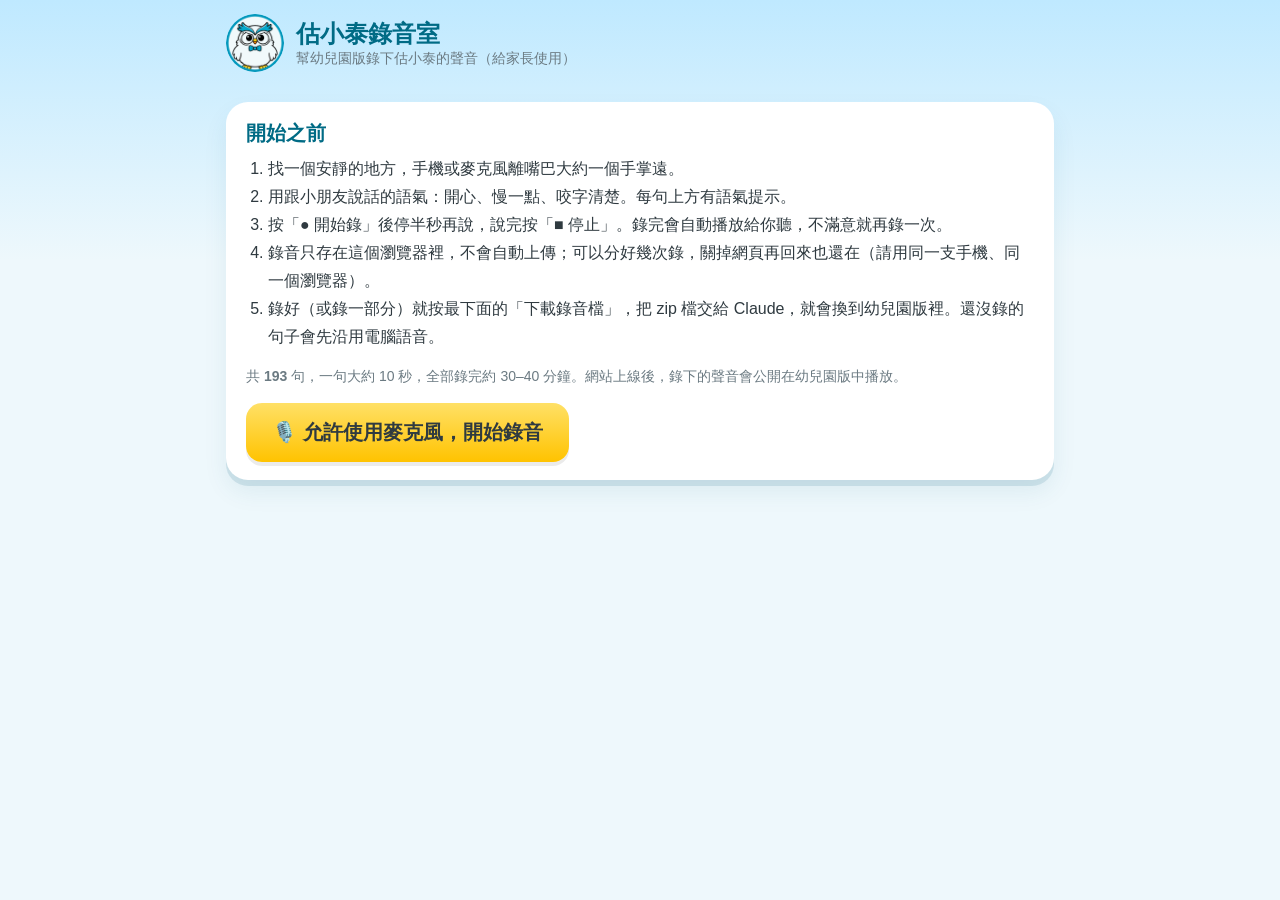
<file: kids-record.html>
<!DOCTYPE html>
<html lang="zh-Hant">
<head>
<meta charset="UTF-8">
<meta name="viewport" content="width=device-width, initial-scale=1.0, viewport-fit=cover">
<meta name="robots" content="noindex,nofollow">
<meta name="theme-color" content="#0098bc">
<title>估小泰錄音室｜小小估價師大冒險</title>
<link rel="icon" type="image/png" href="assets/favicon.png">
<style>
  :root{--blue:#0098bc; --deep:#006b85; --y:#ffd23f; --ink:#2f3a40; --muted:#6b7a82; --ok:#2fa866; --rec:#e5484d; --bg:#eef8fc; --sh:0 6px 0 rgba(0,90,120,.12), 0 12px 24px rgba(0,90,120,.08)}
  *{box-sizing:border-box}
  body{margin:0; font-family:"Noto Sans TC","Microsoft JhengHei","PingFang TC",sans-serif; color:var(--ink); background:linear-gradient(180deg,#bfe9ff,#eef8fc 260px); min-height:100vh}
  header{display:flex; align-items:center; gap:12px; max-width:860px; margin:0 auto; padding:14px 16px 6px}
  header img{width:58px; height:58px; border-radius:50%}
  header h1{margin:0; font-size:24px; color:var(--deep)}
  header small{display:block; font-size:14px; color:var(--muted); font-weight:normal}
  main{max-width:860px; margin:0 auto; padding:8px 16px 60px}
  .card{background:#fff; border-radius:22px; box-shadow:var(--sh); padding:18px 20px; margin-top:16px}
  .card h2{margin:0 0 8px; font-size:20px; color:var(--deep)}
  .card h3{margin:0 0 8px; font-size:17px; color:var(--deep)}
  ol.tips{margin:6px 0 0; padding-left:22px; line-height:1.75}
  button{font-family:inherit; cursor:pointer; border:0; border-radius:16px; font-weight:800; font-size:17px; padding:12px 18px; background:#e7f4fa; color:var(--ink); box-shadow:0 4px 0 rgba(0,0,0,.08)}
  button:active{transform:translateY(3px); box-shadow:0 1px 0 rgba(0,0,0,.08)}
  button:disabled{opacity:.45; cursor:default}
  .big{font-size:20px; padding:16px 26px; background:linear-gradient(#ffe066,#ffc300)}
  .prog{display:flex; align-items:center; gap:12px; font-weight:800}
  .bar{flex:1; height:16px; background:#e3eef3; border-radius:99px; overflow:hidden}
  .bar i{display:block; height:100%; width:0; background:linear-gradient(90deg,#4fc3f7,#0098bc); transition:width .3s}
  .filters{display:flex; gap:10px; flex-wrap:wrap; align-items:center; margin-top:10px; font-size:15px}
  select{font-family:inherit; font-size:15px; padding:8px 10px; border-radius:12px; border:2px solid #d6e6ee}
  .line .meta{font-size:14px; color:var(--muted)}
  .line .meta b{color:var(--deep)}
  .line .tip{display:inline-block; margin-top:6px; background:#fff6d6; border-radius:99px; padding:3px 12px; font-size:14px}
  .line .text{font-size:clamp(28px, 6vw, 44px); font-weight:900; line-height:1.35; margin:16px 0 10px; letter-spacing:1px}
  .line .who{display:flex; align-items:center; gap:14px}
  .line .who img{height:110px; width:auto}
  .status{font-size:15px; font-weight:800; min-height:22px}
  .status.ok{color:var(--ok)} .status.no{color:var(--muted)} .status.live{color:var(--rec)}
  .meter{height:12px; background:#eef3f5; border-radius:99px; overflow:hidden; margin:10px 0 14px}
  .meter i{display:block; height:100%; width:0; background:linear-gradient(90deg,#7ed957,#ffd23f,#e5484d); transition:width .06s}
  .btns{display:grid; grid-template-columns:repeat(5,1fr); gap:10px}
  .btns button{padding:14px 6px; font-size:16px}
  #brec{background:var(--rec); color:#fff; font-size:18px}
  #brec.on{animation:blink 1s infinite}
  #bnext{background:linear-gradient(#ffe066,#ffc300)}
  @keyframes blink{50%{opacity:.6}}
  .keys{font-size:13px; color:var(--muted); margin-top:10px}
  .opts{display:flex; gap:16px; flex-wrap:wrap; font-size:15px; margin-top:10px}
  #all{position:relative; list-style:none; margin:0; padding:0; max-height:420px; overflow:auto; border:2px solid #eef3f5; border-radius:14px}
  #all li{display:flex; gap:10px; align-items:baseline; padding:8px 12px; border-bottom:1px solid #f0f4f6; cursor:pointer; font-size:15px}
  #all li:hover{background:#f5fbfe}
  #all li.cur{background:#fff6d6}
  #all li .st{flex:0 0 22px; text-align:center}
  #all li .g{flex:0 0 auto; font-size:12px; color:var(--muted); background:#eef6fa; border-radius:99px; padding:1px 8px}
  #all li.done .t{color:var(--muted)}
  .danger{background:#fde8e8; color:#b42318}
  .note{font-size:14px; color:var(--muted); line-height:1.7}
  .err{background:#fde8e8; color:#b42318; border-radius:12px; padding:10px 14px; font-weight:700; margin-top:10px}
  @media (max-width:640px){ .btns{grid-template-columns:repeat(2,1fr)} #brec{grid-column:1 / -1; order:-1; font-size:22px; padding:20px} .line .who img{height:80px} }
</style>
</head>
<body>
<header>
  <img src="assets/gxt-head.png" alt="估小泰">
  <h1>估小泰錄音室<small>幫幼兒園版錄下估小泰的聲音（給家長使用）</small></h1>
</header>
<main>
  <section class="card" id="intro">
    <h2>開始之前</h2>
    <ol class="tips">
      <li>找一個安靜的地方，手機或麥克風離嘴巴大約一個手掌遠。</li>
      <li>用跟小朋友說話的語氣：開心、慢一點、咬字清楚。每句上方有語氣提示。</li>
      <li>按「● 開始錄」後停半秒再說，說完按「■ 停止」。錄完會自動播放給你聽，不滿意就再錄一次。</li>
      <li>錄音只存在這個瀏覽器裡，不會自動上傳；可以分好幾次錄，關掉網頁再回來也還在（請用同一支手機、同一個瀏覽器）。</li>
      <li>錄好（或錄一部分）就按最下面的「下載錄音檔」，把 zip 檔交給 Claude，就會換到幼兒園版裡。還沒錄的句子會先沿用電腦語音。</li>
    </ol>
    <p class="note">共 <b id="n-total">–</b> 句，一句大約 10 秒，全部錄完約 30–40 分鐘。網站上線後，錄下的聲音會公開在幼兒園版中播放。</p>
    <button class="big" id="bstart">🎙️ 允許使用麥克風，開始錄音</button>
    <div class="err" id="err" hidden></div>
  </section>

  <section id="studio" hidden>
    <div class="card">
      <div class="prog"><span>已錄 <b id="p-done">0</b> / <span id="p-total">0</span></span><div class="bar"><i id="p-bar"></i></div></div>
      <div class="filters">
        <label>分類 <select id="f-group"><option value="">全部</option></select></label>
        <label><input type="checkbox" id="f-todo"> 只看還沒錄的</label>
      </div>
    </div>

    <div class="card line">
      <div class="meta"><b id="l-group"></b> ・ 第 <b id="l-idx"></b> 句（共 <span id="l-tot"></span> 句）</div>
      <div class="tip" id="l-tip"></div>
      <div class="who"><img id="l-img" alt="" hidden><div class="text" id="l-text"></div></div>
      <div class="status" id="l-status"></div>
      <div class="meter"><i id="meter"></i></div>
      <div class="btns">
        <button id="bprev">⬅ 上一句</button>
        <button id="bref" title="先聽電腦版，了解這句在遊戲裡的用法">🔈 電腦版</button>
        <button id="brec">● 開始錄</button>
        <button id="bplay">▶ 聽我錄的</button>
        <button id="bnext">下一句 ➡</button>
      </div>
      <div class="opts">
        <label><input type="checkbox" id="o-play" checked> 錄完自動播放</label>
        <label><input type="checkbox" id="o-next"> 錄完自動跳下一句</label>
      </div>
      <div class="keys">電腦鍵盤：空白鍵＝開始／停止錄音，→＝下一句，←＝上一句，P＝聽我錄的</div>
    </div>

    <div class="card">
      <h3>📦 交給 Claude</h3>
      <button class="big" id="bzip">下載錄音檔（zip）</button> <span id="zip-info" class="note"></span>
      <p class="note">下載後把 zip 檔存到電腦（例如「下載」資料夾或 OneDrive），再告訴 Claude 檔案放在哪裡。用手機錄的話，可以用 LINE、AirDrop 或 OneDrive 傳到電腦。</p>
      <button class="danger" id="bclear">清除這台裝置上的全部錄音</button>
    </div>

    <div class="card">
      <h3>全部台詞</h3>
      <ol id="all"></ol>
    </div>
  </section>
</main>

<script src="kids-voice.js?v=5"></script>
<script src="kids.js?v=5"></script>
<script>
'use strict';
/* ---------- 台詞清單（跟遊戲用同一份，永遠同步） ---------- */
const LINES = [];
(() => { const seen = new Set();
  phraseGroups().forEach(g => g.list.forEach(x => { const h = vh(x.t); if (seen.has(h)) return; seen.add(h); LINES.push({ h, t:x.t, img:x.img, g:g.g, tip:g.tip }); })); })();
const el = id => document.getElementById(id);
el('n-total').textContent = LINES.length;

/* ---------- 錄音保存在瀏覽器（IndexedDB） ---------- */
let DB = null;
const TAKES = new Map();          // h -> { blob, mime, dur }
function dbOpen(){ return new Promise((res, rej) => { const r = indexedDB.open('gxt-record', 1); r.onupgradeneeded = () => r.result.createObjectStore('takes', { keyPath:'h' }); r.onsuccess = () => res(r.result); r.onerror = () => rej(r.error); }); }
function dbAll(){ return new Promise(res => { const out = []; const tx = DB.transaction('takes').objectStore('takes').openCursor(); tx.onsuccess = e => { const c = e.target.result; if (c){ out.push(c.value); c.continue(); } else res(out); }; tx.onerror = () => res(out); }); }
function dbPut(v){ return new Promise((res, rej) => { const tx = DB.transaction('takes', 'readwrite'); tx.objectStore('takes').put(v); tx.oncomplete = res; tx.onerror = () => rej(tx.error); }); }
function dbClear(){ return new Promise(res => { const tx = DB.transaction('takes', 'readwrite'); tx.objectStore('takes').clear(); tx.oncomplete = res; }); }

/* ---------- 麥克風與音量表 ---------- */
let STREAM = null, ACX = null, AN = null, REC = null, chunks = [], recTimer = null, recStart = 0;
const MIME = ['audio/webm;codecs=opus', 'audio/mp4', 'audio/webm', 'audio/ogg;codecs=opus'].find(m => window.MediaRecorder && MediaRecorder.isTypeSupported && MediaRecorder.isTypeSupported(m)) || '';
async function startMic(){
  STREAM = await navigator.mediaDevices.getUserMedia({ audio:{ channelCount:1, echoCancellation:true, noiseSuppression:true, autoGainControl:true } });
  ACX = new (window.AudioContext || window.webkitAudioContext)();
  AN = ACX.createAnalyser(); AN.fftSize = 1024; ACX.createMediaStreamSource(STREAM).connect(AN);
  const buf = new Float32Array(AN.fftSize);
  (function loop(){ AN.getFloatTimeDomainData(buf); let m = 0; for (const v of buf) m = Math.max(m, Math.abs(v)); el('meter').style.width = Math.min(100, m * 140) + '%'; requestAnimationFrame(loop); })();
}
function recording(){ return REC && REC.state === 'recording'; }
function toggleRec(){
  if (recording()){ REC.stop(); return; }
  stopPlay(); chunks = [];
  try { REC = MIME ? new MediaRecorder(STREAM, { mimeType:MIME }) : new MediaRecorder(STREAM); } catch(e){ REC = new MediaRecorder(STREAM); }
  const line = LINES[cur];
  REC.ondataavailable = e => { if (e.data && e.data.size) chunks.push(e.data); };
  REC.onstop = async () => {
    clearTimeout(recTimer); setRecUI(false);
    const dur = (performance.now() - recStart) / 1000;
    if (dur < 0.4 || !chunks.length){ setStatus('太短了，再錄一次', 'no'); return; }
    const blob = new Blob(chunks, { type:REC.mimeType || MIME || 'audio/webm' });
    const take = { h:line.h, t:line.t, blob, mime:blob.type, dur:Math.round(dur * 10) / 10, at:Date.now() };
    TAKES.set(line.h, take); await dbPut(take); renderList(); renderProg(); renderLine();
    if (el('o-play').checked){ await playTake(line.h); }
    if (el('o-next').checked && LINES[cur] === line) go(1);
  };
  REC.start(); recStart = performance.now(); setRecUI(true);
  recTimer = setTimeout(() => { if (recording()) REC.stop(); }, 15000);
}
function setRecUI(on){ const b = el('brec'); b.classList.toggle('on', on); b.textContent = on ? '■ 停止' : (TAKES.has(LINES[cur].h) ? '● 重錄' : '● 開始錄'); ['bprev','bnext','bplay','bref'].forEach(id => el(id).disabled = on); if (on) setStatus('錄音中…說完按「■ 停止」', 'live'); }
function setStatus(t, cls){ const s = el('l-status'); s.textContent = t; s.className = 'status ' + (cls || ''); }

/* ---------- 播放 ---------- */
const PLAYER = new Audio(); let playURL = null;
function stopPlay(){ try { PLAYER.pause(); } catch(e){} }
function playSrc(src){ return new Promise(res => { stopPlay(); PLAYER.onended = res; PLAYER.onerror = res; PLAYER.src = src; const p = PLAYER.play(); if (p && p.catch) p.catch(res); }); }
function playTake(h){ const t = TAKES.get(h); if (!t) return Promise.resolve(); if (playURL) URL.revokeObjectURL(playURL); playURL = URL.createObjectURL(t.blob); return playSrc(playURL); }

/* ---------- 畫面 ---------- */
let cur = 0;
function visible(){ const g = el('f-group').value, todo = el('f-todo').checked; return LINES.map((l, i) => i).filter(i => (!g || LINES[i].g === g) && (!todo || !TAKES.has(LINES[i].h) || i === cur)); }
function go(d){ const v = visible(); let k = v.indexOf(cur); k = Math.max(0, Math.min(v.length - 1, (k < 0 ? 0 : k + d))); if (v.length) cur = v[k]; renderLine(); renderList(); }
function renderLine(){
  const l = LINES[cur];
  el('l-group').textContent = l.g; el('l-idx').textContent = cur + 1; el('l-tot').textContent = LINES.length;
  el('l-tip').textContent = '語氣：' + l.tip; el('l-text').textContent = l.t;
  const im = el('l-img'); if (l.img){ im.src = l.img; im.hidden = false; } else im.hidden = true;
  const t = TAKES.get(l.h);
  setStatus(t ? `✓ 已錄好（${t.dur} 秒）` : '還沒錄', t ? 'ok' : 'no');
  el('bplay').disabled = !t; el('brec').textContent = t ? '● 重錄' : '● 開始錄';
  el('bref').disabled = !(window.KIDS_VOX && KIDS_VOX[l.h]);
  el('bprev').disabled = visible().indexOf(cur) <= 0;
}
function renderProg(){ const n = LINES.filter(l => TAKES.has(l.h)).length; el('p-done').textContent = n; el('p-total').textContent = LINES.length; el('p-bar').style.width = (n / LINES.length * 100) + '%'; el('zip-info').textContent = n ? `目前可下載 ${n} 句` : ''; el('bzip').disabled = !n; }
function renderList(){
  const v = new Set(visible());
  el('all').innerHTML = LINES.map((l, i) => v.has(i) ? `<li data-i="${i}" class="${TAKES.has(l.h) ? 'done' : ''} ${i === cur ? 'cur' : ''}"><span class="st">${TAKES.has(l.h) ? '✅' : '⬜'}</span><span class="g">${l.g}</span><span class="t">${l.t.replace(/</g, '&lt;')}</span></li>` : '').join('');
  const L = el('all'), c = L.querySelector('.cur'); if (c && (c.offsetTop < L.scrollTop || c.offsetTop > L.scrollTop + L.clientHeight - 40)) L.scrollTop = c.offsetTop - 80;
}

/* ---------- 匯出：轉成 24kHz 單聲道 WAV，打包 zip ---------- */
async function toWav(blob){
  const ctx = ACX || new (window.AudioContext || window.webkitAudioContext)();
  const buf = await new Promise((res, rej) => blob.arrayBuffer().then(ab => { const p = ctx.decodeAudioData(ab, res, rej); if (p && p.then) p.then(res, rej); }, rej));
  const SR = 24000, off = new OfflineAudioContext(1, Math.max(1, Math.ceil(buf.duration * SR)), SR);
  const src = off.createBufferSource(); src.buffer = buf; src.connect(off.destination); src.start();
  const data = (await off.startRendering()).getChannelData(0);
  const out = new DataView(new ArrayBuffer(44 + data.length * 2));
  const w = (o, s) => { for (let i = 0; i < s.length; i++) out.setUint8(o + i, s.charCodeAt(i)); };
  w(0, 'RIFF'); out.setUint32(4, 36 + data.length * 2, true); w(8, 'WAVE'); w(12, 'fmt '); out.setUint32(16, 16, true);
  out.setUint16(20, 1, true); out.setUint16(22, 1, true); out.setUint32(24, SR, true); out.setUint32(28, SR * 2, true); out.setUint16(32, 2, true); out.setUint16(34, 16, true);
  w(36, 'data'); out.setUint32(40, data.length * 2, true);
  for (let i = 0; i < data.length; i++){ const v = Math.max(-1, Math.min(1, data[i])); out.setInt16(44 + i * 2, v < 0 ? v * 0x8000 : v * 0x7fff, true); }
  return new Uint8Array(out.buffer);
}
const CRC = (() => { const t = new Uint32Array(256); for (let n = 0; n < 256; n++){ let c = n; for (let k = 0; k < 8; k++) c = c & 1 ? 0xedb88320 ^ (c >>> 1) : c >>> 1; t[n] = c >>> 0; } return t; })();
function crc32(u8){ let c = 0xffffffff; for (let i = 0; i < u8.length; i++) c = CRC[(c ^ u8[i]) & 255] ^ (c >>> 8); return (c ^ 0xffffffff) >>> 0; }
function makeZip(files){            // files: [{name, data:Uint8Array}]，不壓縮
  const enc = new TextEncoder(), parts = [], central = []; let off = 0;
  for (const f of files){
    const name = enc.encode(f.name), crc = crc32(f.data), h = new DataView(new ArrayBuffer(30));
    h.setUint32(0, 0x04034b50, true); h.setUint16(4, 20, true); h.setUint16(6, 0x0800, true); h.setUint16(8, 0, true);
    h.setUint16(10, 0, true); h.setUint16(12, 0x21, true); h.setUint32(14, crc, true); h.setUint32(18, f.data.length, true); h.setUint32(22, f.data.length, true);
    h.setUint16(26, name.length, true); h.setUint16(28, 0, true);
    parts.push(new Uint8Array(h.buffer), name, f.data);
    const c = new DataView(new ArrayBuffer(46));
    c.setUint32(0, 0x02014b50, true); c.setUint16(4, 20, true); c.setUint16(6, 20, true); c.setUint16(8, 0x0800, true); c.setUint16(10, 0, true);
    c.setUint16(12, 0, true); c.setUint16(14, 0x21, true); c.setUint32(16, crc, true); c.setUint32(20, f.data.length, true); c.setUint32(24, f.data.length, true);
    c.setUint16(28, name.length, true); c.setUint32(42, off, true);
    central.push(new Uint8Array(c.buffer), name);
    off += 30 + name.length + f.data.length;
  }
  const cdSize = central.reduce((a, p) => a + p.length, 0), e = new DataView(new ArrayBuffer(22));
  e.setUint32(0, 0x06054b50, true); e.setUint16(8, files.length, true); e.setUint16(10, files.length, true); e.setUint32(12, cdSize, true); e.setUint32(16, off, true);
  return new Blob([...parts, ...central, new Uint8Array(e.buffer)], { type:'application/zip' });
}
async function exportZip(){
  const b = el('bzip'); b.disabled = true;
  const takes = LINES.filter(l => TAKES.has(l.h)), files = [], meta = [];
  try {
    for (let i = 0; i < takes.length; i++){
      b.textContent = `打包中… ${i + 1} / ${takes.length}`;
      files.push({ name:takes[i].h + '.wav', data:await toWav(TAKES.get(takes[i].h).blob) });
      meta.push({ h:takes[i].h, t:takes[i].t, g:takes[i].g });
    }
    files.push({ name:'lines.json', data:new TextEncoder().encode(JSON.stringify(meta, null, 1)) });
    const d = new Date(), stamp = `${d.getFullYear()}${String(d.getMonth() + 1).padStart(2, '0')}${String(d.getDate()).padStart(2, '0')}-${String(d.getHours()).padStart(2, '0')}${String(d.getMinutes()).padStart(2, '0')}`;
    const a = document.createElement('a'); a.href = URL.createObjectURL(makeZip(files)); a.download = `gxt-voice-${stamp}.zip`;
    document.body.appendChild(a); a.click(); setTimeout(() => { URL.revokeObjectURL(a.href); a.remove(); }, 4000);
  } catch(e){ alert('打包失敗：' + e.message); }
  b.textContent = '下載錄音檔（zip）'; b.disabled = false;
}

/* ---------- 開始 ---------- */
(async function boot(){
  try { DB = await dbOpen(); (await dbAll()).forEach(t => TAKES.set(t.h, t)); } catch(e){ el('err').hidden = false; el('err').textContent = '這個瀏覽器無法保存錄音（可能是無痕模式），請改用一般視窗。'; }
  const gs = [...new Set(LINES.map(l => l.g))]; el('f-group').innerHTML += gs.map(g => `<option>${g}</option>`).join('');
  const firstTodo = LINES.findIndex(l => !TAKES.has(l.h)); cur = firstTodo < 0 ? 0 : firstTodo;
})();
el('bstart').addEventListener('click', async () => {
  const err = el('err');
  if (!navigator.mediaDevices || !window.MediaRecorder){ err.hidden = false; err.textContent = '這個瀏覽器不支援錄音，請改用新版 Chrome、Edge 或 iPhone／iPad 的 Safari。'; return; }
  try { await startMic(); } catch(e){ err.hidden = false; err.textContent = '沒有拿到麥克風權限：請在網址列旁的設定允許「麥克風」，再按一次。'; return; }
  el('intro').hidden = true; el('studio').hidden = false;
  renderProg(); renderLine(); renderList();
});
el('brec').addEventListener('click', toggleRec);
el('bnext').addEventListener('click', () => { stopPlay(); go(1); });
el('bprev').addEventListener('click', () => { stopPlay(); go(-1); });
el('bplay').addEventListener('click', () => playTake(LINES[cur].h));
el('bref').addEventListener('click', () => { const h = LINES[cur].h; if (KIDS_VOX[h]) playSrc(voxURL(h)); });
el('f-group').addEventListener('change', () => { const v = visible(); if (v.length && !v.includes(cur)) cur = v[0]; renderLine(); renderList(); });
el('f-todo').addEventListener('change', () => { renderList(); });
el('all').addEventListener('click', e => { const li = e.target.closest('li'); if (!li || recording()) return; stopPlay(); cur = +li.dataset.i; renderLine(); renderList(); });
el('bzip').addEventListener('click', exportZip);
el('bclear').addEventListener('click', async () => { if (!confirm('確定要刪除這台裝置上的全部錄音嗎？刪除後無法復原。')) return; await dbClear(); TAKES.clear(); renderProg(); renderLine(); renderList(); });
document.addEventListener('keydown', e => {
  if (el('studio').hidden || e.target.tagName === 'SELECT') return;
  if (e.code === 'Space'){ e.preventDefault(); toggleRec(); }
  else if (e.key === 'ArrowRight' && !recording()){ stopPlay(); go(1); }
  else if (e.key === 'ArrowLeft' && !recording()){ stopPlay(); go(-1); }
  else if ((e.key === 'p' || e.key === 'P') && !recording()) playTake(LINES[cur].h);
});
window.addEventListener('beforeunload', e => { if (recording()){ e.preventDefault(); e.returnValue = ''; } });
</script>
</body>
</html>
</file>
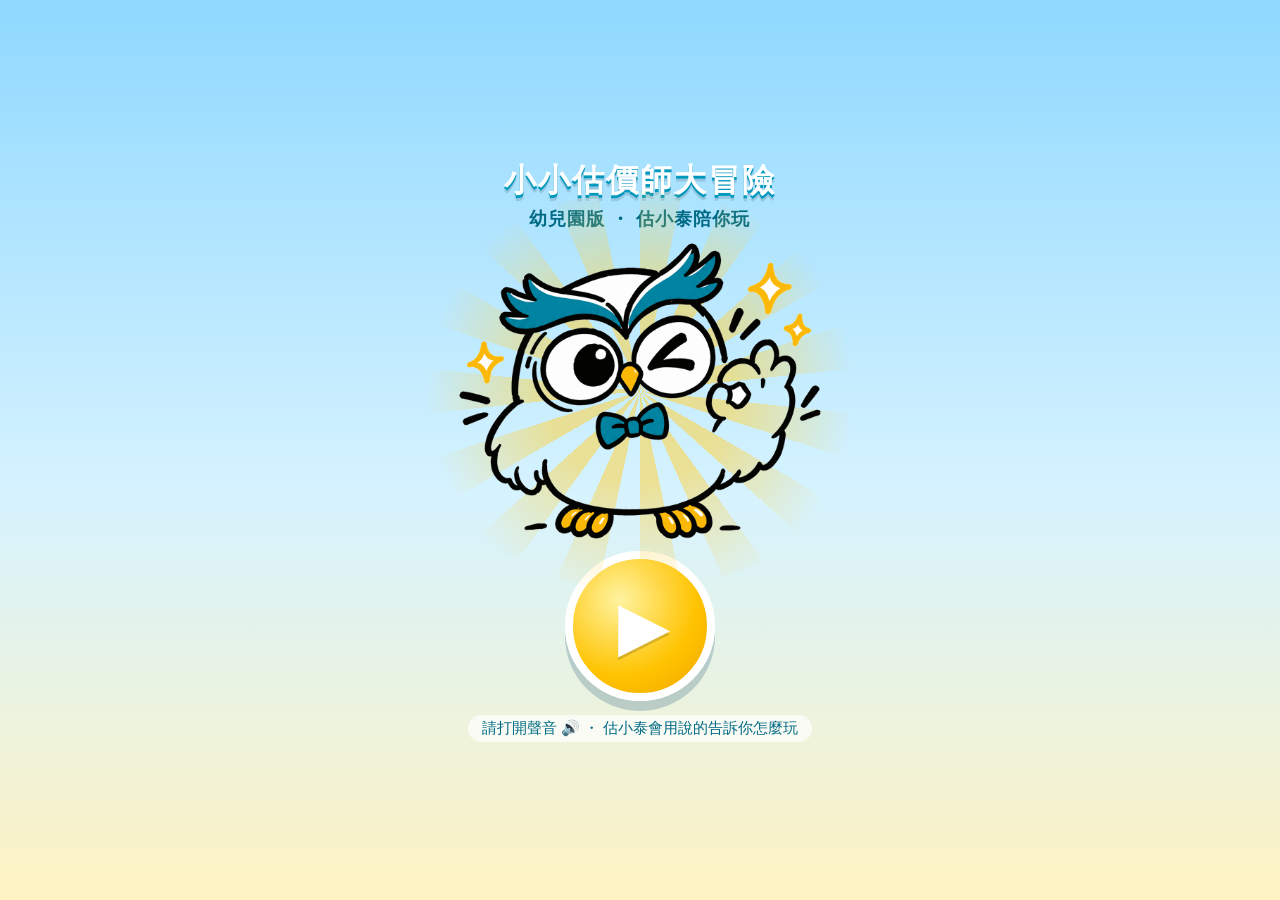
<file: kids.html>
<!DOCTYPE html>
<html lang="zh-Hant">
<head>
<meta charset="UTF-8">
<meta name="viewport" content="width=device-width, initial-scale=1.0, viewport-fit=cover">
<meta name="theme-color" content="#0098bc">
<meta name="apple-mobile-web-app-capable" content="yes">
<meta name="mobile-web-app-capable" content="yes">
<title>幼兒園版｜小小估價師大冒險</title>
<meta name="description" content="給幼兒園小朋友的房子圖像遊戲：不用識字，跟著估小泰的聲音蓋房子、比大小、數一數、翻翻卡、找找哪裡壞掉，收集估小泰貼紙。">
<link rel="icon" type="image/png" href="assets/favicon.png">
<link rel="stylesheet" href="kids.css?v=5">
</head>
<body>

<div class="k-sky" aria-hidden="true">
  <svg class="sun" viewBox="0 0 200 200"><g class="rays" fill="#ffd23f">
    <path d="M100 4 L108 40 L92 40Z"/><path d="M100 196 L92 160 L108 160Z"/><path d="M4 100 L40 92 L40 108Z"/><path d="M196 100 L160 108 L160 92Z"/>
    <path d="M32 32 L62 52 L52 62Z"/><path d="M168 168 L138 148 L148 138Z"/><path d="M168 32 L148 62 L138 52Z"/><path d="M32 168 L52 138 L62 148Z"/></g>
    <circle cx="100" cy="100" r="52" fill="#ffd23f" stroke="#f5a623" stroke-width="5"/>
    <path d="M78 94 q6 -8 12 0 M110 94 q6 -8 12 0" fill="none" stroke="#7a4b1f" stroke-width="5" stroke-linecap="round"/>
    <ellipse cx="74" cy="112" rx="9" ry="5" fill="#ff8fb1" opacity=".7"/><ellipse cx="126" cy="112" rx="9" ry="5" fill="#ff8fb1" opacity=".7"/>
    <path d="M86 116 q14 14 28 0" fill="none" stroke="#7a4b1f" stroke-width="5" stroke-linecap="round"/></svg>
  <span class="cloud c1"></span><span class="cloud c2"></span><span class="cloud c3"></span>
  <svg class="hills" viewBox="0 0 1200 240" preserveAspectRatio="none">
    <path d="M0 120 Q200 40 420 110 T820 90 T1200 100 V240 H0Z" fill="#a8e6a1"/>
    <path d="M0 170 Q260 100 520 160 T1000 150 T1200 140 V240 H0Z" fill="#7fd48a"/>
    <g fill="#5cb96b"><circle cx="150" cy="128" r="16"/><circle cx="175" cy="134" r="12"/><circle cx="980" cy="118" r="18"/><circle cx="1010" cy="126" r="12"/></g>
    <g fill="#8a5a3b"><rect x="146" y="140" width="6" height="14"/><rect x="976" y="132" width="7" height="16"/></g>
  </svg>
</div>

<header class="kh">
  <button class="kback" id="k-home" aria-label="回遊樂園" hidden><b>◀</b><span>🏠</span><small>回遊樂園</small></button>
  <div class="k-dots" id="k-dots"></div>
  <div class="k-right">
    <button class="kpill" id="k-stars" aria-label="我的星星">⭐<b id="k-star-n">0</b></button>
    <button class="kpill" id="k-book" aria-label="貼紙簿">📒<b id="k-book-n">0</b></button>
    <button class="kbtn" id="k-sound" aria-label="聲音開關">🔊</button>
  </div>
</header>

<main id="stage"></main>

<div class="k-start" id="k-start">
  <div class="k-start-title">小小估價師大冒險<small>幼兒園版 ・ 估小泰陪你玩</small></div>
  <div class="k-start-owl"><span class="k-rays"></span><img src="assets/gxt-ok.png" alt="估小泰" draggable="false"></div>
  <button class="k-play" id="k-play" aria-label="開始玩">▶</button>
  <p class="k-start-note">請打開聲音 🔊 ・ 估小泰會用說的告訴你怎麼玩</p>
</div>

<canvas id="k-confetti"></canvas>

<script src="kids-voice.js?v=5"></script>
<script src="kids.js?v=5"></script>
</body>
</html>
</file>
<file: kids.css>
/* 小小估價師大冒險・幼兒園版 v2：天空小鎮、糖果色、會動的估小泰 */
:root{
  --blue:#0098bc; --deep:#006b85; --y:#ffd23f; --ink:#4a3b3b; --muted:#5f6f77;
  --ok:#3bb273; --no:#e4553f; --pink:#ff8fb1;
  --sh:0 8px 0 rgba(40,90,120,.18), 0 14px 24px rgba(40,90,120,.12); --r:30px;
  --font:"Noto Sans TC","Microsoft JhengHei","PingFang TC","Heiti TC",sans-serif;
}
*{box-sizing:border-box; -webkit-tap-highlight-color:transparent}
html,body{margin:0; min-height:100%}
body{
  font-family:var(--font); color:var(--ink);
  background:linear-gradient(180deg,#8fd8ff 0%,#c4ecff 45%,#eaf9ff 75%,#f3fff0 100%) fixed;
  -webkit-user-select:none; user-select:none; -webkit-touch-callout:none;
  touch-action:manipulation; overscroll-behavior:none;
  display:flex; flex-direction:column; min-height:100vh; min-height:100dvh; overflow-x:hidden;
}
img{-webkit-user-drag:none}
button{font-family:inherit; touch-action:manipulation; cursor:pointer; color:inherit}
button:focus-visible{outline:4px solid var(--y); outline-offset:3px}

/* ---------- 天空背景 ---------- */
.k-sky{position:fixed; inset:0; z-index:-1; pointer-events:none; overflow:hidden}
.k-sky .sun{position:absolute; right:-30px; top:58px; width:190px; height:190px; opacity:.95}
.k-sky .rays{transform-origin:100px 100px; animation:spin 30s linear infinite}
.cloud{position:absolute; left:0; width:150px; height:46px; background:#fff; border-radius:46px; opacity:.92; animation:drift linear infinite}
.cloud::before,.cloud::after{content:''; position:absolute; background:#fff; border-radius:50%}
.cloud::before{width:66px; height:66px; left:22px; top:-32px}
.cloud::after{width:50px; height:50px; left:74px; top:-22px}
.cloud.c1{top:120px; animation-duration:70s; animation-delay:-10s}
.cloud.c2{top:240px; transform:scale(.7); animation-duration:95s; animation-delay:-55s; opacity:.8}
.cloud.c3{top:60px; transform:scale(.55); animation-duration:120s; animation-delay:-80s; opacity:.75}
.k-sky .hills{position:absolute; left:0; bottom:0; width:100%; height:26vh; min-height:140px}

/* ---------- 上方列 ---------- */
.kh{position:relative; z-index:5; display:flex; align-items:center; gap:10px; padding:10px 14px; padding-top:max(10px, env(safe-area-inset-top))}
.kbtn{flex:0 0 auto; width:62px; height:62px; border:4px solid #fff; border-radius:22px; background:linear-gradient(#fff,#e9f6ff); font-size:32px; line-height:1; box-shadow:var(--sh)}
.kpill{height:58px; border:4px solid #fff; border-radius:99px; background:linear-gradient(#fff,#fff6d6); font-size:26px; padding:0 16px; box-shadow:var(--sh); display:flex; align-items:center; gap:6px}
.kpill b{font-size:24px; color:#b8860b}
.kbtn:active,.kpill:active{transform:translateY(6px); box-shadow:0 2px 0 rgba(40,90,120,.18)}
.k-right{margin-left:auto; display:flex; gap:8px; align-items:center}
.k-dots{flex:1; display:flex; gap:6px; justify-content:center; flex-wrap:wrap}
.k-dots i{font-style:normal; font-size:30px; line-height:1; filter:grayscale(1) brightness(1.6); opacity:.55; transition:all .3s}
.k-dots i.on{filter:none; opacity:1; animation:starIn .5s}
.kpill.bump{animation:yay .6s}

#stage{position:relative; z-index:2; flex:1; width:100%; max-width:1100px; margin:0 auto; padding:4px 14px 100px; display:flex; flex-direction:column}

/* ---------- 首頁 ---------- */
.k-hero{display:flex; align-items:center; justify-content:center; gap:10px; margin:0 0 18px}
.k-hero img{height:190px; width:auto; cursor:pointer; filter:drop-shadow(0 8px 0 rgba(40,90,120,.15))}
.k-hero img.wave{animation:sway 2.6s ease-in-out infinite; transform-origin:50% 90%}
.k-title{display:flex; gap:2px; font-size:44px; font-weight:900; letter-spacing:2px; line-height:1.15}
.k-title span{display:inline-block; color:#fff; -webkit-text-stroke:2px rgba(0,0,0,.08); text-shadow:0 4px 0 rgba(40,90,120,.25); animation:hop 2.4s ease-in-out infinite; animation-delay:calc(var(--i) * .12s)}
.k-title span:nth-child(6n+1){color:#ff6b8b} .k-title span:nth-child(6n+2){color:#ff9f1c} .k-title span:nth-child(6n+3){color:#ffc300}
.k-title span:nth-child(6n+4){color:#3bb273} .k-title span:nth-child(6n+5){color:#0098bc} .k-title span:nth-child(6n){color:#9b5de5}
.k-bubble{display:inline-block; margin-top:8px; background:#fff; border-radius:24px; padding:8px 18px; font-size:34px; line-height:1.2; box-shadow:var(--sh); position:relative}
.k-bubble::before{content:''; position:absolute; left:-14px; top:50%; margin-top:-10px; border:10px solid transparent; border-right-color:#fff; border-left:0}
.k-tiles{display:grid; grid-template-columns:repeat(3,1fr); gap:22px 18px}
.k-tile{position:relative; border:0; background:none; padding:0; display:flex; flex-direction:column; align-items:center; animation:tileIn .5s both; animation-delay:var(--d)}
.k-tile .t-roof{display:block; width:100%; height:62px; background:linear-gradient(var(--r), var(--r2)); clip-path:polygon(50% 0, 104% 100%, -4% 100%); position:relative; z-index:1; filter:drop-shadow(0 3px 0 rgba(0,0,0,.15))}
.k-tile .t-body{width:88%; margin-top:-2px; background:linear-gradient(var(--c), var(--c2)); border:5px solid #fff; border-top:0; border-radius:0 0 26px 26px; padding:12px 8px 10px; display:flex; flex-direction:column; align-items:center; gap:4px; box-shadow:var(--sh); transition:transform .12s}
.k-tile:active .t-body{transform:translateY(6px)}
.k-tile:hover .t-win{transform:scale(1.06) rotate(-3deg)}
.k-tile .t-win{width:112px; height:112px; border-radius:50%; background:radial-gradient(circle at 35% 30%, #fff, #f2fbff 60%, #d8f0ff); border:5px solid #fff; box-shadow:inset 0 -6px 0 rgba(0,0,0,.06), 0 4px 0 rgba(0,0,0,.08); display:flex; align-items:center; justify-content:center; transition:transform .2s}
.k-tile .k-ico{font-size:70px; line-height:1; display:block; animation:bob 2.2s ease-in-out infinite; animation-delay:var(--d)}
.k-tile small{font-size:17px; font-weight:900; color:rgba(60,40,40,.7)}
.k-starrow{font-size:22px; letter-spacing:1px; min-height:26px}
.k-starrow i{font-style:normal; filter:grayscale(1) brightness(1.5); opacity:.45}

/* ---------- 遊戲共用 ---------- */
.k-game{display:flex; flex-direction:column; gap:16px}
.k-top{display:flex; align-items:center; justify-content:center; gap:14px}
.k-guide{position:relative; flex:0 0 auto}
.k-guide img{height:140px; width:auto; display:block; cursor:pointer; animation:breathe 2.8s ease-in-out infinite; transform-origin:50% 100%; filter:drop-shadow(0 6px 0 rgba(40,90,120,.15))}
.k-guide img.jump{animation:jump .6s ease}
.k-say{position:absolute; right:-14px; bottom:-2px; width:58px; height:58px; border:4px solid #fff; border-radius:50%; background:linear-gradient(#ffe066,#ffc300); font-size:26px; box-shadow:0 5px 0 rgba(0,0,0,.15); animation:pulse 1.6s ease-in-out infinite}
.k-say:active{transform:translateY(3px)}
.k-scene{flex:1 1 260px; max-width:720px; min-height:180px; display:flex; align-items:center; justify-content:center; background:linear-gradient(#ffffff,#f3fbff); border:5px solid #fff; border-radius:var(--r); padding:14px; box-shadow:var(--sh)}
.k-scene.sky{background:linear-gradient(#bfe9ff 0%, #e9f8ff 70%)}
.k-scene.meadow{background:linear-gradient(#d4f1ff 0%, #ecfaff 55%, #b9eaa9 56%, #9edd8c 100%)}
.k-scene.mini{flex:0 1 auto; min-height:0; padding:10px 28px; background:linear-gradient(#fffbe8,#fff1c2)}
.k-ask{font-size:88px; line-height:1; display:flex; align-items:center; gap:6px}
.k-ask b{font-size:60px; color:#ff6b8b; animation:pulse 1.2s ease-in-out infinite}
.k-opts{display:grid; gap:16px; width:100%; max-width:780px; margin:0 auto}
.k-opts.cols2{grid-template-columns:repeat(2,1fr)}
.k-opts.cols3{grid-template-columns:repeat(3,1fr)}
.k-opts.cols4{grid-template-columns:repeat(4,1fr)}
.k-opt{position:relative; border:5px solid #fff; border-radius:var(--r); min-height:160px; padding:12px; display:flex; align-items:flex-end; justify-content:center; box-shadow:var(--sh); transition:transform .12s, opacity .3s, filter .3s; animation:tileIn .45s both}
.k-opt:nth-child(4n+1){background:linear-gradient(#fffaf0,#ffefc2); animation-delay:.05s}
.k-opt:nth-child(4n+2){background:linear-gradient(#fff5fa,#ffd9e8); animation-delay:.12s}
.k-opt:nth-child(4n+3){background:linear-gradient(#f4fff2,#d2f5cb); animation-delay:.19s}
.k-opt:nth-child(4n+4){background:linear-gradient(#f6f3ff,#e0d7ff); animation-delay:.26s}
.k-opt:active{transform:translateY(7px); box-shadow:0 1px 0 rgba(40,90,120,.18)}
.k-opt.col{flex-direction:column; align-items:center; justify-content:center; gap:6px}
.k-opt.ground::after{content:''; position:absolute; left:0; right:0; bottom:0; height:16%; background:linear-gradient(#a6e39a,#86d17a); border-radius:0 0 24px 24px; z-index:0}
.k-opt.ground > *{position:relative; z-index:1}
.k-opt.right{border-color:var(--ok); box-shadow:0 0 0 6px #b8f5c8, var(--sh); animation:yay .6s}
.k-opt.wrong{animation:shake .45s; opacity:.35; filter:grayscale(1)}
.k-opt.hint{animation:pulse 1s ease-in-out infinite; border-color:var(--y); box-shadow:0 0 0 6px #fff1a8, var(--sh)}
.k-opt:disabled{cursor:default}

.house{display:block; height:auto; max-width:100%; overflow:visible}
.house .wg{transition:fill .25s}
.win.lit .wg{fill:#ffd23f}
.house .smoke circle{fill:#fff; opacity:0; animation:smoke 3.2s ease-out infinite}
.house .smoke circle:nth-child(2){animation-delay:1s} .house .smoke circle:nth-child(3){animation-delay:2s}

/* 數一數 */
.k-cntrow{display:flex; flex-wrap:wrap; justify-content:center; align-items:flex-end; gap:10px 16px; max-width:540px; padding:6px 0 2px}
.cnt{position:relative; display:inline-block; font-size:62px; line-height:1.1; animation:bob 2s ease-in-out infinite; animation-delay:var(--d)}
.cnt.lit{animation:none; transform:scale(1.2); filter:drop-shadow(0 0 8px #fff3a0)}
.cnt.lit::after{content:attr(data-n); position:absolute; top:-8px; right:-12px; width:34px; height:34px; border-radius:50%; background:var(--y); color:var(--ink); font-size:19px; font-weight:900; line-height:30px; text-align:center; border:3px solid #fff}
.num{font-size:60px; font-weight:900; line-height:1; color:#ff6b8b; -webkit-text-stroke:2px #fff; text-shadow:0 4px 0 rgba(0,0,0,.12)}
.k-opt:nth-child(3n+2) .num{color:#0098bc} .k-opt:nth-child(3n) .num{color:#9b5de5}
.dots{display:flex; flex-direction:column; align-items:center; gap:2px; font-size:18px; letter-spacing:3px; color:#ff9f1c; line-height:1.1}

/* 去哪裡上班 */
.k-person-bg{display:flex; align-items:center; justify-content:center; width:190px; height:190px; border-radius:50%; background:radial-gradient(circle at 40% 35%, #fff, #ffe9f2 55%, #ffc9de); border:6px solid #fff; box-shadow:var(--sh); animation:bob 2.4s ease-in-out infinite}
.k-person{font-size:118px; line-height:1}
.k-person-img{height:150px; width:auto}
.bld{display:inline-flex; flex-direction:column; align-items:center; position:relative; z-index:1}
.bld-roof{width:150px; height:54px; background:linear-gradient(var(--rc), var(--rc2)); clip-path:polygon(50% 0, 100% 100%, 0 100%); margin-bottom:-2px}
.bld-body{position:relative; width:124px; height:104px; background:linear-gradient(var(--wc), var(--wc2)); border:4px solid var(--ink); border-top:0; border-radius:0 0 12px 12px}
.bld-sign{position:absolute; left:50%; top:-30px; transform:translateX(-50%); width:78px; height:78px; border-radius:50%; background:#fff; border:4px solid var(--ink); display:flex; align-items:center; justify-content:center; font-size:50px; line-height:1; box-shadow:0 4px 0 rgba(0,0,0,.12)}
.bld-w{position:absolute; bottom:12px; width:24px; height:24px; background:linear-gradient(#e8f8ff,#8fcdf3); border:3px solid var(--ink); border-radius:4px}
.bld-w.l{left:12px} .bld-w.r{right:12px}
.bld-door{position:absolute; left:50%; bottom:0; transform:translateX(-50%); width:32px; height:44px; background:linear-gradient(#c97b4a,#9a5a32); border:3px solid var(--ink); border-bottom:0; border-radius:16px 16px 0 0}

/* 翻翻卡 */
.k-mem{display:grid; gap:14px; grid-template-columns:repeat(var(--c),1fr); width:100%; max-width:min(780px, calc(var(--c) * 175px)); margin:0 auto}
.mcard{position:relative; border:0; background:none; padding:0; aspect-ratio:4/5; min-height:110px; perspective:900px; animation:tileIn .45s both; animation-delay:var(--d)}
.mcard .in{position:absolute; inset:0; transition:transform .5s cubic-bezier(.3,1.4,.5,1); transform-style:preserve-3d}
.mcard.open .in{transform:rotateY(180deg)}
.mcard .f,.mcard .b{position:absolute; inset:0; border-radius:24px; -webkit-backface-visibility:hidden; backface-visibility:hidden; display:flex; align-items:center; justify-content:center; box-shadow:var(--sh); border:6px solid #fff}
.mcard .f{background:url(assets/gxt-head.png) center/58% no-repeat, radial-gradient(circle, rgba(255,255,255,.35) 2px, transparent 3px) 0 0/18px 18px, linear-gradient(135deg,#4fc3f7,#0098bc)}
.mcard:active .f{filter:brightness(1.08)}
.mcard .b{transform:rotateY(180deg); font-size:clamp(46px, 9vw, 80px)}
.mcard.done .b{border-color:var(--ok); box-shadow:0 0 0 6px #b8f5c8, var(--sh); animation:yay .6s}

/* 找找哪裡壞掉 */
.k-game.k-fix .k-top{flex-direction:column; gap:6px}
.k-game.k-fix .k-guide img{height:92px}
.k-game.k-fix .k-scene{width:100%; max-width:640px; flex:0 0 auto; padding:20px 14px 14px}
.k-fixbox{position:relative; width:min(420px, 84vw); padding-bottom:12%; isolation:isolate}
.k-grass{position:absolute; left:-6%; right:-6%; bottom:0; height:21%; background:linear-gradient(#a6e39a,#7fd48a); border-radius:0 0 22px 22px; z-index:-1}
.k-opt.spot{position:absolute; transform:translate(-50%,-50%); width:68px; height:68px; min-height:0; padding:0; border:0; background:transparent !important; box-shadow:none; align-items:center; border-radius:50%; animation:none}
.k-opt.spot:active{transform:translate(-50%,-50%) scale(.9)}
.k-opt.spot .spot-e{font-size:46px; line-height:1; display:flex; filter:drop-shadow(0 2px 0 rgba(255,255,255,.95)); animation:wobble 2.4s ease-in-out infinite}
.k-opt.spot.wrong{animation:shakeC .45s; opacity:.35}
.k-opt.spot.hint{animation:pulseC 1s ease-in-out infinite; background:rgba(255,210,63,.45) !important}
.k-opt.spot.right,.k-opt.spot.found{background:rgba(59,178,115,.25) !important; box-shadow:0 0 0 6px var(--ok), 0 0 24px 8px rgba(255,255,255,.8); animation:none}

/* 蓋房子 */
.k-build{display:grid; grid-template-columns:1.05fr 1fr; gap:18px; align-items:start}
.k-prev{background:linear-gradient(#bfe9ff 0%, #e9f8ff 72%); border:5px solid #fff; border-radius:var(--r); box-shadow:var(--sh); padding:12px; display:flex; flex-direction:column; align-items:center}
.k-prev .k-guide{align-self:flex-start; margin-bottom:-60px; z-index:2}
.k-prev .k-guide img{height:86px}
.k-prevbox{display:flex; flex-direction:column; align-items:center; justify-content:flex-end; min-height:350px; width:100%}
#k-prev-house.boing{animation:boing .5s}
.k-yard{display:flex; justify-content:center; align-items:flex-end; gap:10px; min-height:70px; width:100%; max-width:340px; margin-top:-6px; background:linear-gradient(#a6e39a,#7fd48a); border-radius:12px 12px 24px 24px; padding:6px; font-size:46px; line-height:1}
.k-yard span{display:inline-block; animation:pop .4s, bob 2.2s ease-in-out .4s infinite}
.glow{filter:drop-shadow(0 0 10px #ffd23f) drop-shadow(0 0 4px #ffd23f)}
.k-coins{display:flex; flex-wrap:wrap; justify-content:center; gap:6px; min-height:52px; margin-top:10px; max-width:360px}
.coin{display:inline-block; width:46px; height:46px; border-radius:50%; background:radial-gradient(circle at 35% 30%, #fff6c4 0 16%, #ffd23f 45%, #e0a100 100%); border:3px solid #b07d00; box-shadow:inset 0 -4px 0 rgba(0,0,0,.12); animation:drop .45s}
.k-panel{background:linear-gradient(#fffdf5,#fff3d1); border:5px solid #fff; border-radius:var(--r); box-shadow:var(--sh); padding:18px; display:flex; flex-direction:column; gap:16px}
.k-choices{display:flex; flex-wrap:wrap; gap:14px; justify-content:center}
.k-ch{width:98px; height:98px; border-radius:26px; border:5px solid #fff; background:#fff; display:flex; align-items:center; justify-content:center; font-size:52px; line-height:1; box-shadow:0 6px 0 rgba(0,0,0,.1); padding:6px; transition:transform .12s; animation:tileIn .4s both}
.k-ch:active{transform:translateY(5px) scale(.96)}
.k-ch.sw{border-radius:50%}
.k-ch.sel{border-color:#ffc300; box-shadow:0 0 0 5px #fff1a8, 0 6px 0 rgba(0,0,0,.1); transform:scale(1.08)}
.k-ch svg{width:100%; height:100%; overflow:visible}
.k-ch.tall{height:124px}
.k-nav{display:flex; justify-content:space-between; gap:12px}
.k-navb{width:116px; height:88px; border:5px solid #fff; border-radius:28px; font-size:48px; background:#e8f4fb; box-shadow:0 7px 0 rgba(0,0,0,.12)}
.k-navb.next{margin-left:auto; background:linear-gradient(#ffe066,#ffc300)}
.k-navb.go{animation:pulse 1s ease-in-out infinite}
.k-navb:active{transform:translateY(6px)}
.k-appbtn{position:relative; display:flex; align-items:center; justify-content:center; margin:0 auto; width:min(330px,100%); height:220px; border:6px solid #fff; border-radius:var(--r); background:radial-gradient(circle at 50% 45%, #fff 0 30%, #fff3c2 70%, #ffe08a); box-shadow:var(--sh); animation:pulse 1.2s ease-in-out infinite}
.k-appbtn img{height:180px; width:auto}
.k-appbtn .mag{position:absolute; right:22px; bottom:18px; font-size:72px; animation:wobble 1.6s ease-in-out infinite}
.k-appbtn:disabled{animation:none; opacity:.7}

/* ---------- 完成 ---------- */
.k-reward{align-items:center; text-align:center; gap:14px; padding-top:4px}
.k-bigstars{display:flex; gap:10px; justify-content:center}
.k-bigstars span{font-size:88px; line-height:1; filter:grayscale(1) brightness(1.5); opacity:.4}
.k-bigstars span.on{filter:drop-shadow(0 6px 0 rgba(200,140,0,.35)); opacity:1; animation:starIn .7s both}
.k-giftwrap{position:relative; display:flex; align-items:center; justify-content:center; width:300px; height:270px}
.k-rays{position:absolute; inset:-30px; border-radius:50%; background:repeating-conic-gradient(rgba(255,210,63,.55) 0 12deg, rgba(255,255,255,0) 12deg 24deg); -webkit-mask:radial-gradient(circle, #000 30%, transparent 70%); mask:radial-gradient(circle, #000 30%, transparent 70%); animation:spin 14s linear infinite}
.k-gift{position:relative; width:220px; height:220px; border:0; background:none; padding:0; perspective:900px}
.k-gift .in{position:relative; display:block; width:100%; height:100%; transition:transform .7s cubic-bezier(.3,1.4,.5,1); transform-style:preserve-3d}
.k-gift.open .in{transform:rotateY(180deg)}
.k-gift .f,.k-gift .b{position:absolute; inset:0; border-radius:36px; -webkit-backface-visibility:hidden; backface-visibility:hidden; display:flex; align-items:center; justify-content:center; box-shadow:var(--sh); border:6px solid #fff}
.k-gift .f{background:linear-gradient(135deg,#ffd6e8,#ff8fb1); font-size:130px; animation:wiggle 1.2s ease-in-out infinite}
.k-gift .b{background:radial-gradient(circle, #fff 40%, #fff3c2); transform:rotateY(180deg)}
.k-gift .b img{width:88%; height:auto}
.k-allstk{position:relative; height:220px; width:auto}
.k-row{display:flex; gap:16px; justify-content:center; flex-wrap:wrap}
.k-bigbtn{width:108px; height:108px; border:6px solid #fff; border-radius:34px; background:linear-gradient(#fff,#e8f4fb); font-size:56px; line-height:1; box-shadow:var(--sh)}
.k-bigbtn.again{background:linear-gradient(#ffe066,#ffc300)}
.k-bigbtn:active{transform:translateY(7px); box-shadow:0 1px 0 rgba(40,90,120,.18)}

/* ---------- 貼紙簿 ---------- */
.k-bookhead{display:flex; align-items:center; gap:14px; justify-content:center; background:linear-gradient(#fffdf5,#fff3d1); border:5px solid #fff; border-radius:var(--r); padding:12px 18px; box-shadow:var(--sh)}
.k-bookhead img{height:96px}
.k-bookbar{flex:1; max-width:420px; height:34px; background:#fff; border:3px solid #ffe08a; border-radius:99px; overflow:hidden; position:relative}
.k-bookbar i{display:block; height:100%; background:linear-gradient(90deg,#ffd23f,#ff9f1c,#ff6b8b); border-radius:99px}
.k-bookbar b{position:absolute; inset:0; text-align:center; line-height:28px; font-size:19px}
.k-stks{display:grid; grid-template-columns:repeat(auto-fill,minmax(116px,1fr)); gap:14px; margin-top:14px; padding:16px; background:repeating-linear-gradient(0deg, #fffdf7 0 34px, #f3ecdf 34px 36px); border:5px solid #fff; border-radius:var(--r); box-shadow:var(--sh)}
.k-stk{border:4px dashed #e6d8bf; background:#fff; border-radius:24px; padding:8px; aspect-ratio:1/1.05; display:flex; align-items:center; justify-content:center; animation:tileIn .4s both; animation-delay:var(--d)}
.k-stk:not(.no){border:4px solid #fff; box-shadow:0 5px 0 rgba(0,0,0,.08); transform:rotate(-2deg)}
.k-stk:nth-child(even):not(.no){transform:rotate(2deg)}
.k-stk img{width:100%; height:auto}
.k-stk.no{background:#faf6ee}
.k-stk.no img{filter:brightness(0); opacity:.08}
.k-stk.boing img{animation:boing .5s}

/* ---------- 學齡版入口、開始畫面、彩帶 ---------- */
.k-adult{position:fixed; left:12px; bottom:max(12px, env(safe-area-inset-bottom)); z-index:30; overflow:hidden; border:0; border-radius:99px; background:rgba(255,255,255,.85); color:var(--muted); font-size:13px; font-weight:700; padding:9px 14px; box-shadow:0 3px 0 rgba(0,0,0,.06)}
.k-adult i{position:absolute; inset:0; background:rgba(0,152,188,.3); transform:scaleX(0); transform-origin:left center}
.k-adult.hold i{transition:transform 1.3s linear; transform:scaleX(1)}
.k-adult span{position:relative}
.k-start{position:fixed; inset:0; z-index:50; background:linear-gradient(180deg,#8fd8ff,#d6f3ff 55%,#fff3c2); display:flex; flex-direction:column; align-items:center; justify-content:center; gap:10px; padding:20px; text-align:center; transition:opacity .4s}
.k-start.hide{opacity:0; pointer-events:none}
.k-start-title{font-size:32px; font-weight:900; color:#fff; letter-spacing:2px; text-shadow:0 3px 0 #0098bc, 0 6px 0 rgba(0,0,0,.12)}
.k-start-title small{display:block; font-size:18px; color:var(--deep); text-shadow:none; letter-spacing:1px; margin-top:4px}
.k-start-owl{position:relative; display:flex; align-items:center; justify-content:center}
.k-start-owl .k-rays{inset:-50px}
.k-start img{position:relative; height:min(38vh,300px); width:auto; animation:float 3s ease-in-out infinite}
.k-play{width:150px; height:150px; border-radius:50%; border:8px solid #fff; background:radial-gradient(circle at 35% 30%, #fff3a0, #ffc300 60%, #f0a500); font-size:68px; color:#fff; text-shadow:0 3px 0 rgba(0,0,0,.15); padding-left:14px; box-shadow:0 10px 0 rgba(40,90,120,.25); animation:pulse 1.1s ease-in-out infinite}
.k-start-note{margin:4px 0 0; font-size:15px; color:var(--deep); background:rgba(255,255,255,.7); border-radius:99px; padding:4px 14px}
#k-confetti{position:fixed; inset:0; pointer-events:none; z-index:60}

.boing{animation:boing .5s}
@keyframes boing{0%{transform:scale(.85) rotate(-5deg)} 55%{transform:scale(1.08) rotate(3deg)} 100%{transform:none}}
@keyframes jump{0%{transform:translateY(0) scale(1)} 30%{transform:translateY(-26px) scale(1.06,.96)} 60%{transform:translateY(0) scale(1.05,.92)} 100%{transform:none}}
@keyframes breathe{0%,100%{transform:scale(1)} 50%{transform:scale(1.03,.98)}}
@keyframes sway{0%,100%{transform:rotate(-4deg)} 50%{transform:rotate(4deg)}}
@keyframes hop{0%,70%,100%{transform:translateY(0)} 80%{transform:translateY(-10px)} 90%{transform:translateY(2px)}}
@keyframes bob{0%,100%{transform:translateY(0)} 50%{transform:translateY(-7px)}}
@keyframes wobble{0%,100%{transform:rotate(-6deg)} 50%{transform:rotate(6deg)}}
@keyframes tileIn{0%{transform:scale(.6) translateY(20px); opacity:0} 70%{transform:scale(1.05); opacity:1} 100%{transform:none}}
@keyframes yay{0%{transform:scale(1)} 35%{transform:scale(1.1) rotate(-2deg)} 65%{transform:scale(.98) rotate(1deg)} 100%{transform:scale(1)}}
@keyframes pop{0%{transform:scale(.3)} 70%{transform:scale(1.15)} 100%{transform:scale(1)}}
@keyframes shake{0%,100%{transform:translateX(0)} 20%{transform:translateX(-10px)} 40%{transform:translateX(10px)} 60%{transform:translateX(-6px)} 80%{transform:translateX(6px)}}
@keyframes shakeC{0%,100%{transform:translate(-50%,-50%)} 25%{transform:translate(-62%,-50%)} 75%{transform:translate(-38%,-50%)}}
@keyframes pulse{0%,100%{transform:scale(1)} 50%{transform:scale(1.07)}}
@keyframes pulseC{0%,100%{transform:translate(-50%,-50%) scale(1)} 50%{transform:translate(-50%,-50%) scale(1.2)}}
@keyframes drop{0%{transform:translateY(-50px) scale(.5); opacity:0} 70%{transform:translateY(4px) scale(1.1); opacity:1} 100%{transform:none}}
@keyframes starIn{0%{transform:scale(0) rotate(-120deg)} 70%{transform:scale(1.3) rotate(10deg)} 100%{transform:none}}
@keyframes wiggle{0%,100%{transform:rotate(0) scale(1)} 25%{transform:rotate(-7deg) scale(1.04)} 75%{transform:rotate(7deg) scale(1.04)}}
@keyframes float{0%,100%{transform:translateY(0)} 50%{transform:translateY(-12px)}}
@keyframes spin{to{transform:rotate(360deg)}}
@keyframes drift{0%{transform:translateX(-200px)} 100%{transform:translateX(calc(100vw + 200px))}}
@keyframes smoke{0%{opacity:0; transform:translateY(8px) scale(.5)} 25%{opacity:.85} 100%{opacity:0; transform:translateY(-22px) scale(1.4)}}

@media (prefers-reduced-motion: reduce){
  *, *::before, *::after{animation-duration:.01ms !important; animation-iteration-count:1 !important}
}

/* ---------- 手機與平板 ---------- */
@media (max-width:820px){
  .k-build{grid-template-columns:1fr}
  .k-prevbox{min-height:260px}
}
@media (max-width:640px){
  .kh{gap:6px; padding:8px 10px}
  .kbtn{width:52px; height:52px; font-size:27px; border-radius:18px; border-width:3px}
  .kpill{height:50px; font-size:21px; padding:0 10px; border-width:3px}
  .kpill b{font-size:19px}
  .k-dots i{font-size:20px}
  .k-sky .sun{width:130px; height:130px; right:-30px; top:64px}
  #stage{padding:2px 10px 90px}
  .k-hero img{height:130px}
  .k-title{font-size:28px}
  .k-bubble{font-size:24px; padding:6px 12px}
  .k-tiles{grid-template-columns:repeat(2,1fr); gap:18px 12px}
  .k-tile .t-roof{height:46px}
  .k-tile .t-win{width:90px; height:90px}
  .k-tile .k-ico{font-size:54px}
  .k-guide img{height:88px}
  .k-say{width:46px; height:46px; font-size:20px; right:-8px}
  .k-scene{flex-basis:200px; min-height:140px; padding:10px}
  .k-opts{gap:10px}
  .k-opts.cols4{grid-template-columns:repeat(2,1fr)}
  .k-opt{min-height:128px; padding:8px; border-width:4px}
  .cnt{font-size:46px}
  .num{font-size:46px}
  .k-ask{font-size:62px} .k-ask b{font-size:42px}
  .k-person-bg{width:132px; height:132px}
  .k-person{font-size:84px}
  .k-person-img{height:104px}
  .bld-roof{width:104px; height:38px}
  .bld-body{width:86px; height:74px; border-width:3px}
  .bld-sign{width:56px; height:56px; top:-22px; font-size:34px; border-width:3px}
  .bld-w{width:16px; height:16px; bottom:8px; border-width:2px} .bld-w.l{left:7px} .bld-w.r{right:7px}
  .bld-door{width:22px; height:30px; border-width:2px}
  .k-ch{width:80px; height:80px; font-size:42px}
  .k-ch.tall{height:104px}
  .k-navb{width:100px; height:76px; font-size:40px}
  .k-appbtn{height:180px} .k-appbtn img{height:140px} .k-appbtn .mag{font-size:54px}
  .k-giftwrap{width:240px; height:220px}
  .k-gift{width:180px; height:180px}
  .k-bigstars span{font-size:70px}
  .k-stks{grid-template-columns:repeat(auto-fill,minmax(90px,1fr)); padding:10px; gap:10px}
}
@media (max-width:380px){
  .k-dots{display:none}
  .k-title{font-size:24px}
}

/* ================= v3：導覽更清楚、版面微調 ================= */
/* 左上角「回遊樂園」：只在遊戲、完成畫面、貼紙簿出現 */
.kback{flex:0 0 auto; display:flex; align-items:center; gap:6px; height:62px; padding:0 18px 0 14px; border:4px solid #fff; border-radius:99px; background:linear-gradient(#ffe066,#ffc300); box-shadow:var(--sh); line-height:1; animation:tileIn .4s both}
.kback[hidden]{display:none}
.kback b{font-size:22px; color:#8a5a00}
.kback span{font-size:30px}
.kback small{font-size:17px; font-weight:900; color:#6b4500; white-space:nowrap}
.kback:active{transform:translateY(6px); box-shadow:0 2px 0 rgba(40,90,120,.18)}
.k-dots:not(:empty){flex:0 1 auto; margin:0 auto; background:rgba(255,255,255,.65); border-radius:99px; padding:6px 16px; box-shadow:0 3px 0 rgba(40,90,120,.1)}
#stage{padding-bottom:28px}

/* 首頁：精簡高度（平板橫放一頁看得完）、房子有名牌與影子 */
.k-hero{margin-bottom:10px}
.k-hero img{height:140px}
.k-tiles{gap:14px 18px}
.k-tile .t-roof{height:46px}
.k-tile .t-body{padding:8px 8px 9px; gap:3px}
.k-tile .t-win{width:92px; height:92px}
.k-tile .k-ico{font-size:58px}
.k-tile small{font-size:18px; color:#4a3b3b; background:rgba(255,255,255,.8); border-radius:99px; padding:1px 16px; box-shadow:0 2px 0 rgba(0,0,0,.06)}
.k-tile::after{content:''; display:block; width:78%; height:12px; margin-top:7px; border-radius:50%; background:rgba(40,90,60,.16)}
.k-foot{display:flex; justify-content:center; margin-top:22px}
.k-adult{position:relative; left:auto; bottom:auto; z-index:1; padding:8px 18px; background:rgba(255,255,255,.7); border:3px solid rgba(255,255,255,.9); font-size:15px; color:var(--deep); box-shadow:0 3px 0 rgba(40,90,120,.1)}
.k-adult span{display:flex; align-items:baseline; gap:8px; font-weight:900}
.k-adult small{font-size:12px; font-weight:700; color:var(--muted)}

/* 完成畫面：白色面板＋有文字的三個大按鈕 */
.k-reward{align-self:center; overflow:hidden; width:min(580px,100%); background:rgba(255,255,255,.74); border:5px solid #fff; border-radius:38px; padding:18px 16px 22px; box-shadow:var(--sh); margin-top:4px}
.k-bigbtn{width:128px; height:auto; min-height:124px; padding:12px 6px 10px; display:flex; flex-direction:column; align-items:center; justify-content:center; gap:6px}
.k-bigbtn span{font-size:52px; line-height:1}
.k-bigbtn small{font-size:17px; font-weight:900; color:var(--ink); white-space:nowrap}
.k-bigbtn.home{background:linear-gradient(#d4f1ff,#8fd8ff)}
.k-bigbtn.wide{width:auto; min-height:0; flex-direction:row; gap:12px; padding:14px 30px}
.k-bigbtn.wide span{font-size:38px}
.k-bigbtn.wide small{font-size:20px}
.k-backrow{display:flex; justify-content:center; margin-top:18px}

@media (max-width:640px){
  .kback{height:52px; padding:0 12px 0 10px; border-width:3px; gap:4px}
  .kback b{font-size:17px} .kback span{font-size:24px} .kback small{font-size:14px}
  .k-dots:not(:empty){padding:4px 10px}
  .k-sky .sun{top:auto; bottom:calc(26vh - 30px); right:-34px; width:120px; height:120px; opacity:.85}
  .k-hero img{height:120px}
  .k-tiles{gap:12px 12px}
  .k-tile .t-roof{height:44px}
  .k-tile .t-win{width:84px; height:84px}
  .k-tile .k-ico{font-size:50px}
  .k-tile small{font-size:16px; padding:1px 12px}
  .k-reward{padding:14px 10px 18px; border-radius:30px}
  .k-bigbtn{width:98px; min-height:104px; border-width:4px; border-radius:28px}
  .k-bigbtn span{font-size:42px}
  .k-bigbtn small{font-size:14px}
  .k-row{gap:10px}
}
@media (max-width:400px){
  .kback small{display:none}
}
</file>
